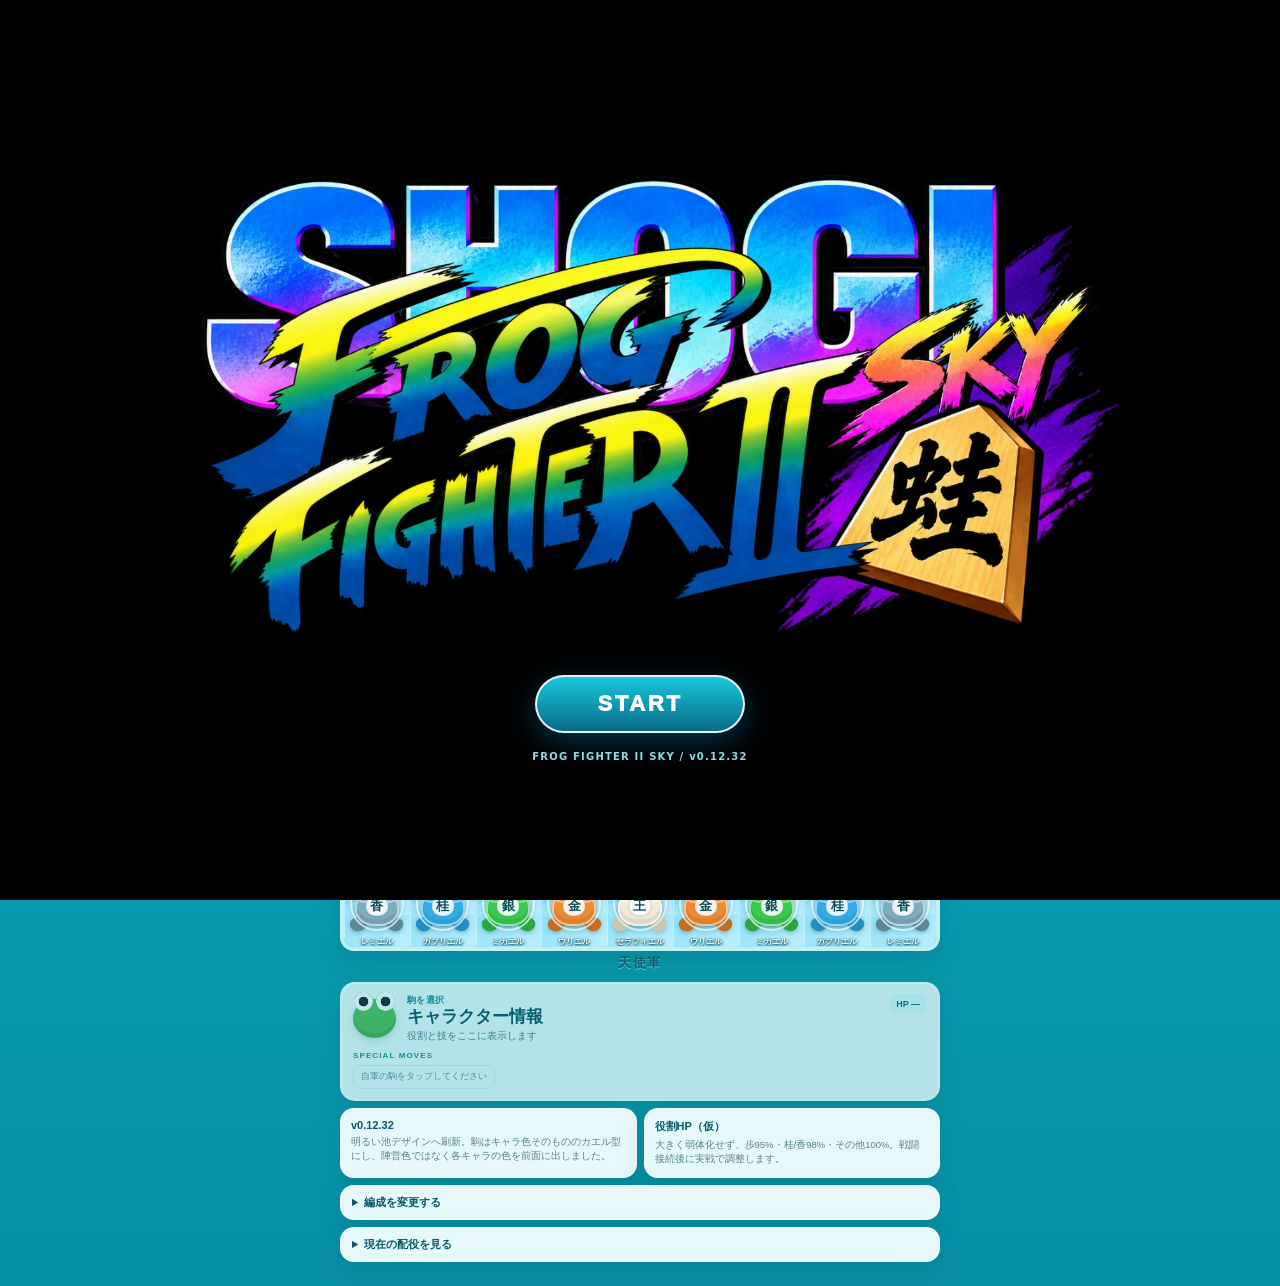
<file: index.html>
<!doctype html>
<html lang="ja">
<head>
  <meta charset="utf-8" />
  <meta name="viewport" content="width=device-width,initial-scale=1,viewport-fit=cover,user-scalable=no" />
  <meta name="theme-color" content="#0d6672" />
  <title>カエルしょうぎ 試作 v0.12.32</title>
  <link rel="stylesheet" href="style.css" />
</head>
<body>

  <div id="titleSplash" class="title-splash">
    <div class="title-splash-inner">
      <img src="frog-fighter-shogi-sky-title.png" alt="SHOGI FROG FIGHTER II SKY 蛙" class="title-logo">
      <button id="titleStart" class="title-start" type="button">START</button>
      <div class="title-version">FROG FIGHTER II SKY / v0.12.32</div>
    </div>
  </div>

  <div id="modeSelect" class="mode-select">
    <section class="mode-card">
      <div class="mode-kicker">FROG FIGHTER 2 / MIX</div>
      <h1>モード選択</h1>
      <p>遊ぶモードを選んでください。</p>

      <button id="modeShogi" class="mode-button shogi-mode" type="button">
        <strong>カエルしょうぎ</strong>
        <span>将棋盤＋格闘戦の本編</span>
      </button>
      <button id="modeSpecialRook" class="mode-button special-mode" type="button">
        <strong>特殊ステージ・飛車殲滅戦</strong>
        <span>7×7 / 9人対9人 / 全員飛車 / 戦闘HP100%</span>
      </button>
      <button id="modeSpecialRook5" class="mode-button special-mode" type="button">
        <strong>特殊ステージ・飛車5対5</strong>
        <span>5×5 / 好きな5人を選択 / 全員飛車 / 戦闘HP100%</span>
      </button>
      <button id="modeDemonGauntlet" class="mode-button special-mode" type="button">
        <strong>特殊ステージ・悪魔軍ガントレット</strong>
        <span>1列の縦長ステージ / 好きな1人 vs 悪魔軍全員 / 戦闘HP100%</span>
      </button>
<button id="modeSkyPractice" class="mode-button sky-mode" type="button">
        <strong>雲上バトル練習</strong>
        <span>翼で飛ぶ雲上戦をモブさん相手に練習</span>
      </button>
    </section>
  </div>

  <main class="app">
    <header class="topbar">
      <div>
        <div class="eyebrow">FROG FIGHTER 2 / MIX PROTOTYPE</div>
        <h1>カエルしょうぎ</h1>
      </div>
      <div class="topbar-actions"><button id="titleHomeBtn" class="ghost" type="button">タイトルへ戻る</button><button id="resetBtn" class="ghost" type="button">リセット</button></div>
    </header>

    <section class="status-card" aria-live="polite">
      <div id="turnBanner" class="turn-banner angel">
        <span class="turn-banner-side">YOUR TURN</span>
        <strong>天使軍のターン</strong>
      </div>
      <div class="turn-row">
        <span id="turnBadge" class="turn-badge angel">天使軍の手番</span>
        <span id="moveCount" class="move-count">0手</span>
      </div>
      <p id="statusText">天使軍がプレイヤーです。駒を動かすと、悪魔軍CPUが自動で指します。</p>
      <div class="legend">
        <span><i class="dot water"></i>すべての駒取り＝雲上バトル</span>
      </div>
    </section>

    <section class="board-wrap">
      <div class="army-label demon-label">悪魔軍</div>
      <div id="board" class="board" role="grid" aria-label="9×9 カエルしょうぎ盤"></div>
      <div class="army-label angel-label">天使軍</div>
    </section>

    <section id="selectedPanel" class="selected-panel empty" aria-live="polite">
      <div class="selected-head">
        <div id="selectedFrog" class="profile-frog" aria-hidden="true"></div>
        <div class="selected-title">
          <span id="selectedSide" class="selected-side">駒を選択</span>
          <strong id="selectedName">キャラクター情報</strong>
          <span id="selectedRole">役割と技をここに表示します</span>
        </div>
        <div id="selectedHp" class="hp-role">HP —</div>
      </div>
      <div>
        <div class="moves-label">SPECIAL MOVES</div>
        <div id="selectedMoves" class="move-list"><span class="move-chip muted">自軍の駒をタップしてください</span></div>
      </div>
    </section>

    <section class="info-grid">
      <div class="mini-card">
        <h2>v0.12.32</h2>
        <p>明るい池デザインへ刷新。駒はキャラ色そのもののカエル型にし、陣営色ではなく各キャラの色を前面に出しました。</p>
      </div>
      <div class="mini-card">
        <h2>役割HP（仮）</h2>
        <p>大きく弱体化せず、歩95%・桂/香98%・その他100%。戦闘接続後に実戦で調整します。</p>
      </div>
    </section>

    <details id="setupPanel" class="roster setup-panel">
      <summary>編成を変更する</summary>
      <p class="setup-note">歩9枚はモブさん固定です。天使軍はカワズさん、悪魔軍は覚醒コカビエルを成り交代専用にします。歩は敵陣で自動的に各軍の成り専用キャラ（と）へ変身します。</p>
      <div class="setup-actions"><button id="recommendedBtn" class="secondary" type="button">おすすめに戻す</button><button id="applyBtn" class="primary" type="button">この編成で盤面を開始</button></div>
      <p id="editorWarning" class="warning" hidden>同じ軍のキャラが重複しています。8種類の駒に8人を1人ずつ割り当ててください。</p>
      <div class="editor-columns"><div><h3>天使軍</h3><div id="angelEditor"></div></div><div><h3>悪魔軍</h3><div id="demonEditor"></div></div></div>
    </details>
    <details class="roster">
      <summary>現在の配役を見る</summary>
      <div class="roster-columns"><div><h3>天使軍</h3><p id="angelRoster"></p></div><div><h3>悪魔軍</h3><p id="demonRoster"></p></div></div>
    </details>
  </main>

  <div id="promotionModal" class="modal" hidden>
    <div class="modal-backdrop"></div>
    <section class="battle-card promotion-card" role="dialog" aria-modal="true" aria-labelledby="promotionTitle">
      <div class="terrain-pill lotus">成り</div>
      <h2 id="promotionTitle">成りますか？</h2>
      <p id="promotionText" class="battle-hint"></p>
      <div class="promotion-actions">
        <button id="promotionKeep" class="primary" type="button">成る・今のキャラのまま</button>
        <button id="promotionKawazu" class="kawazu-choice" type="button">成る・成り専用キャラに交代</button>
        <button id="promotionStay" class="ghost" type="button">成らない</button>
      </div>
      <p class="promotion-note">※ 香車が最奥段、桂馬が最奥2段へ進む場合は「成らない」を選べません。</p>
    </section>
  </div>

  <div id="encounterModal" class="modal" hidden>
    <div class="modal-backdrop"></div>
    <section class="battle-card encounter-card" role="dialog" aria-modal="true" aria-labelledby="encounterTitle">
      <div id="encounterTerrain" class="terrain-pill">戦闘</div>
      <h2 id="encounterTitle">対戦開始</h2>
      <div class="encounter-vs">
        <div class="encounter-side attack">
          <span class="encounter-label">攻撃</span>
          <strong id="encounterAttacker">-</strong>
          <small id="encounterAttackerRole">-</small>
        </div>
        <div class="encounter-arrow">▶</div>
        <div class="encounter-side defend">
          <span class="encounter-label">守備</span>
          <strong id="encounterDefender">-</strong>
          <small id="encounterDefenderRole">-</small>
        </div>
      </div>
      <p id="encounterRule" class="battle-hint">守備側は大きなハンデを背負って戦います。</p>
      <button id="encounterStart" class="primary wide" type="button">戦闘開始</button>
    </section>
  </div>

  <div id="battleModal" class="modal" hidden>
    <div class="modal-backdrop"></div>
    <section class="battle-card" role="dialog" aria-modal="true" aria-labelledby="battleTitle">
      <div id="terrainPill" class="terrain-pill">雲上バトル</div>
      <h2 id="battleTitle">戦闘発生</h2>
      <div class="versus">
        <div class="fighter attacker">
          <span class="side-label">攻撃側</span>
          <strong id="attackerName">-</strong>
          <small id="attackerHp">HP 100%</small>
        </div>
        <div class="vs">VS</div>
        <div class="fighter defender">
          <span class="side-label">防御側</span>
          <strong id="defenderName">-</strong>
          <small id="defenderHp">HP 33%</small>
        </div>
      </div>
      <p id="battleHint" class="battle-hint"></p>
      <div class="battle-actions">
        <button id="attackerWins" class="primary" type="button">攻撃側が勝利</button>
        <button id="defenderWins" class="secondary" type="button">防御側が耐える</button>
        <button id="cancelBattle" class="ghost wide" type="button">戦闘をキャンセル</button>
      </div>
    </section>
  </div>

  <div id="gauntletSelect" class="modal-backdrop" hidden>
    <section class="modal-card">
      <h2>悪魔軍ガントレット・キャラ選択</h2>
      <p>こちら側のキャラを1人選んでください。縦1列のステージで、悪魔軍全9人を相手にします。</p>
      <div id="gauntletAngelList" class="gauntlet-list"></div>
      <div class="modal-actions">
        <button id="gauntletCancel" class="secondary" type="button">戻る</button>
      </div>
    </section>
  </div>

  <div id="rook5Select" class="modal-backdrop" hidden>
    <section class="modal-card">
      <h2>飛車5対5・メンバー選択</h2>
      <p>天使軍と悪魔軍から5人ずつ選んでください。カワズさん／覚醒コカビエルさんも選択できます。</p>
      <div class="rook5-pickers">
        <fieldset><legend>天使軍 <span id="rook5AngelCount">0/5</span></legend>
          <div id="rook5AngelList" class="rook5-list"></div>
        </fieldset>
        <fieldset><legend>悪魔軍 <span id="rook5DemonCount">0/5</span></legend>
          <div id="rook5DemonList" class="rook5-list"></div>
        </fieldset>
      </div>
      <p id="rook5Warning">両軍5人ずつ選ぶと開始できます。</p>
      <div class="modal-actions">
        <button id="rook5Start" type="button" disabled>5対5を開始</button>
        <button id="rook5Cancel" class="secondary" type="button">戻る</button>
      </div>
    </section>
  </div>

  <div id="resultToast" class="result-toast" hidden aria-live="polite">
    <strong id="resultTitle">戦闘結果</strong>
    <span id="resultText"></span>
  </div>


  <script>
  (() => {
    const overlay = document.getElementById('modeSelect');
    const titleSplash=document.getElementById('titleSplash');
    const clearToTitle=()=>{
      ['pondModeSelected','pondBoardRule','pondShogiSnapshot','mixBattle','mixBattleResult'].forEach(k=>sessionStorage.removeItem(k));
      location.href='./index.html?title=1';
    };
    document.getElementById('titleHomeBtn').addEventListener('click',clearToTitle);
    document.getElementById('titleStart').addEventListener('click',()=>{
      // ?title=1 を残したまま特殊ステージで reload すると再びタイトルへ戻るため、ここでURLを正規化。
      history.replaceState(null,'',location.pathname);
      titleSplash.classList.add('hidden');
      overlay.classList.remove('hidden');
    });
    document.getElementById('modeShogi').addEventListener('click', () => {
      overlay.classList.add('hidden');
      sessionStorage.setItem('pondModeSelected','shogi');
      sessionStorage.setItem('pondBoardRule','normal');
    });
        document.getElementById('modeSpecialRook').addEventListener('click', () => {
      sessionStorage.removeItem('pondShogiSnapshot');
      sessionStorage.removeItem('mixBattleResult');
      sessionStorage.setItem('pondModeSelected','shogi');
      sessionStorage.setItem('pondBoardRule','rookElimination');
      location.reload();
    });
    const gauntletModal=document.getElementById('gauntletSelect');
    const gauntletAngels=['セラフィエル','ジィハル','ラファエル','ウリエル','ミカエル','ガブリエル','レミエル','モブさん','カワズさん'];
    const gauntletList=document.getElementById('gauntletAngelList');
    gauntletAngels.forEach(name=>{
      const b=document.createElement('button');b.type='button';b.className='gauntlet-choice';b.textContent=name;
      b.addEventListener('click',()=>{
        sessionStorage.removeItem('pondShogiSnapshot');sessionStorage.removeItem('mixBattleResult');
        sessionStorage.setItem('pondGauntletPlayer',name);
        sessionStorage.setItem('pondModeSelected','shogi');
        sessionStorage.setItem('pondBoardRule','demonGauntlet');
        location.reload();
      });
      gauntletList.appendChild(b);
    });
    document.getElementById('modeDemonGauntlet').addEventListener('click',()=>{gauntletModal.hidden=false;});
    document.getElementById('gauntletCancel').addEventListener('click',()=>{gauntletModal.hidden=true;});

    const rook5Modal=document.getElementById('rook5Select');
    const rook5Teams={
      angel:['セラフィエル','ジィハル','ラファエル','ウリエル','ミカエル','ガブリエル','レミエル','モブさん','カワズさん'],
      demon:['サタナエル','フラウロス','ベルゼブブ','サマエル','ルシファー','リリス','サリエル','コカビエル','覚醒コカビエル']
    };
    const rook5Chosen={angel:new Set(),demon:new Set()};
    function buildRook5(side){
      const host=document.getElementById(side==='angel'?'rook5AngelList':'rook5DemonList');
      host.innerHTML='';
      rook5Teams[side].forEach(name=>{
        const label=document.createElement('label');label.className='rook5-choice';
        const cb=document.createElement('input');cb.type='checkbox';cb.value=name;
        cb.addEventListener('change',()=>{
          const set=rook5Chosen[side];
          if(cb.checked){
            if(set.size>=5){cb.checked=false;return;}
            set.add(name);
          }else set.delete(name);
          updateRook5();
        });
        label.append(cb,document.createTextNode(name));host.appendChild(label);
      });
    }
    function updateRook5(){
      document.getElementById('rook5AngelCount').textContent=`${rook5Chosen.angel.size}/5`;
      document.getElementById('rook5DemonCount').textContent=`${rook5Chosen.demon.size}/5`;
      document.getElementById('rook5Start').disabled=!(rook5Chosen.angel.size===5&&rook5Chosen.demon.size===5);
    }
    buildRook5('angel');buildRook5('demon');updateRook5();
    document.getElementById('modeSpecialRook5').addEventListener('click',()=>{rook5Modal.hidden=false;});
    document.getElementById('rook5Cancel').addEventListener('click',()=>{rook5Modal.hidden=true;});
    document.getElementById('rook5Start').addEventListener('click',()=>{
      if(rook5Chosen.angel.size!==5||rook5Chosen.demon.size!==5)return;
      sessionStorage.removeItem('pondShogiSnapshot');sessionStorage.removeItem('mixBattleResult');
      sessionStorage.setItem('pondRook5Teams',JSON.stringify({angel:[...rook5Chosen.angel],demon:[...rook5Chosen.demon]}));
      sessionStorage.setItem('pondModeSelected','shogi');
      sessionStorage.setItem('pondBoardRule','rookElimination5');
      location.reload();
    });
    document.getElementById('modeSkyPractice').addEventListener('click', () => {
      location.href = './training.html';
    });

    // 戦闘から将棋盤へ戻ってきた時は毎回モード選択を出さない
    const snap = sessionStorage.getItem('pondShogiSnapshot');
    const result = sessionStorage.getItem('mixBattleResult');
    const forceTitle=new URLSearchParams(location.search).has('title');
    if (!forceTitle && (snap || result || sessionStorage.getItem('pondModeSelected') === 'shogi')) {
      titleSplash.classList.add('hidden');
      overlay.classList.add('hidden');
    }
  })();
  </script>

  <script src="game.js?v=0.12.29"></script>
</body>
</html>
</file>
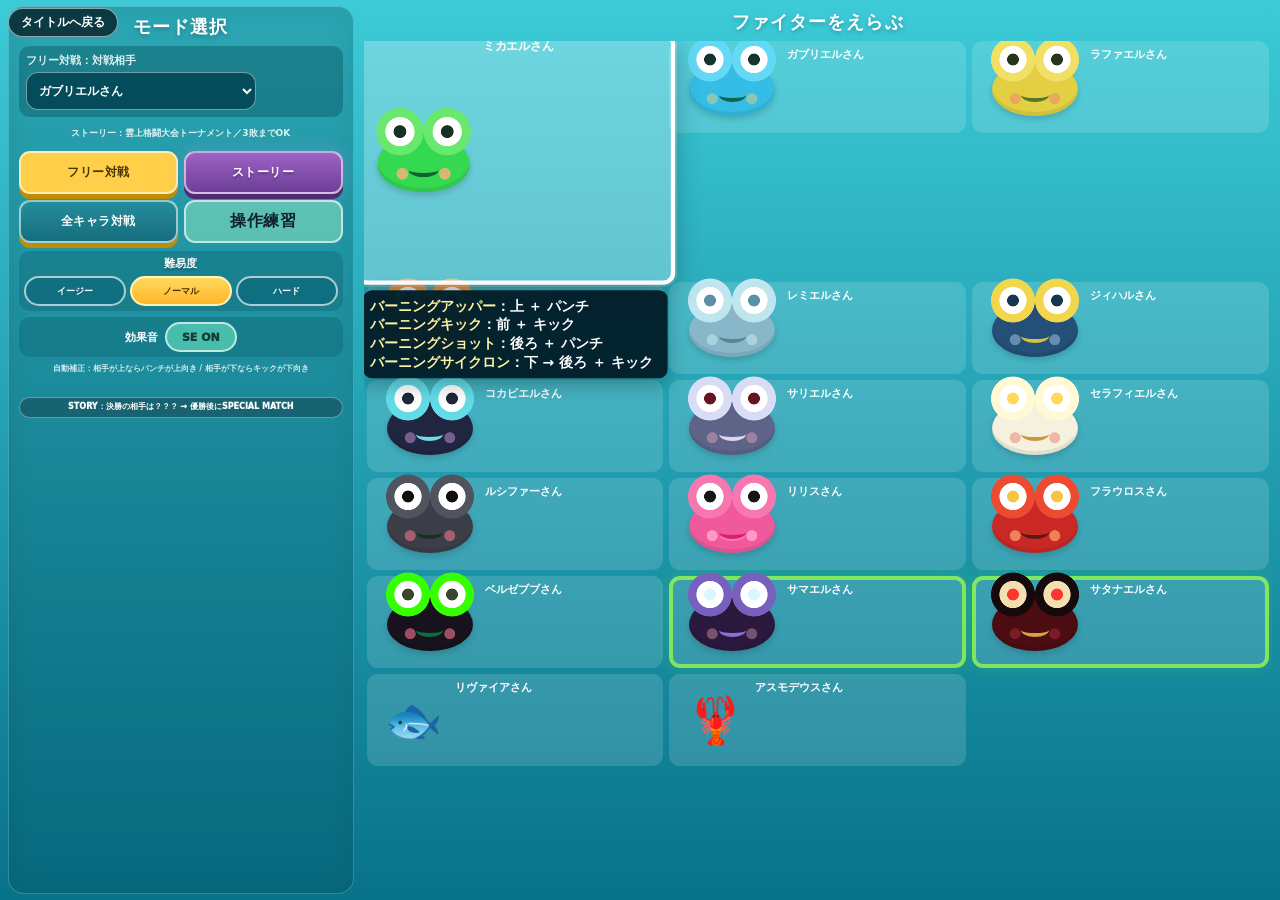
<file: sky-battle.html>
<!doctype html>
<html lang="ja">
<head>
  <meta charset="utf-8" />
  <meta name="viewport" content="width=device-width,initial-scale=1,maximum-scale=1,user-scalable=no,viewport-fit=cover" />
  <meta name="theme-color" content="#0b6f7a" />
  <title>雲上格闘2 Prototype v2.0.18</title>
  
<script>
(function(){
  const q=new URLSearchParams(location.search);
  if(q.get('mix')==='1' && q.get('battle')==='1'){
    document.documentElement.classList.add('mix-battle-boot');
  }
})();
</script>
<style>
html.mix-battle-boot body{visibility:hidden!important}
html.mix-battle-boot #titleScreen,
html.mix-battle-boot #selectScreen,
html.mix-battle-boot #portraitOverlay{display:none!important}
</style>

  <link rel="stylesheet" href="sky-battle.css?v=0.12.11" />
</head>
<body>
  <div id="app">
    <section id="titleScreen" class="screen active">
      <div class="bubble b1"></div><div class="bubble b2"></div><div class="bubble b3"></div>
      <div class="title-logo-image-wrap">
</div>
      <p class="frog-logo-sub">UNDERWATER FIGHTING</p>
      <p class="rotate-note">スマホを横持ちしてください</p>
      <div class="build-marker">BUILD 1.9.4</div>
      <div class="start-version">WATER FIGHTER 2　PROTOTYPE v2.0.18</div>
      <div class="title-start-actions">
        <button id="portraitStart" class="soft-btn portrait-start-btn">縦画面のまま始める</button>
        <button id="desktopStart" class="soft-btn">PCで試す</button>
      </div>
      <p class="portrait-start-note">横画面にできない端末はこちら</p>
    </section>

    <section id="selectScreen" class="screen split-select-screen">
  <aside class="select-left-panel">
    <div class="select-left-title">モード選択</div>

    <div class="opponent-pick">
      <label for="opponentSelect">フリー対戦：対戦相手</label>
      <select id="opponentSelect">
            <option value="blue">ガブリエルさん</option>
            <option value="green">ミカエルさん</option>
            <option value="black">ルシファーさん</option>
            <option value="purple">リリスさん</option>
            <option value="yellow">ラファエルさん</option>
            <option value="orange">ウリエルさん</option>
            <option value="piranha">リヴァイアさん</option>
            <option value="crayfish">アスモデウスさん</option>
            <option id="beelzebubOpponent" value="beelzebub">ベルゼブブさん</option>
            <option value="sariel">サリエルさん</option>
            <option value="kokabiel">コカビエルさん</option>
            <option value="jihal">ジィハルさん</option>
            <option value="remiel">レミエルさん</option>
            <option value="seraphiel">セラフィエルさん</option>
            <option value="flauros">フラウロスさん</option>
            <option value="satanael">サタナエルさん</option>
            <option value="samael">サマエルさん</option>
          </select>
    </div>

    <div class="story-rule">ストーリー：雲上格闘大会トーナメント／3敗までOK</div>

    <div class="mode-menu">
      <button id="fightButton" class="primary-btn">フリー対戦</button>
      <button id="storyButton" class="primary-btn story-btn">ストーリー</button>
      <button id="allBattleButton" class="primary-btn all-battle-btn">全キャラ対戦</button>
      <div class="practice-entry-wrap">
        <button id="practiceBtn" class="practice-btn">操作練習</button>
        <span class="practice-beginner-badge">← 初めての方はココ</span>
      </div>
    </div>

    <div class="left-settings">
      <div class="difficulty-panel">
        <span class="difficulty-label">難易度</span>
        <div class="difficulty-buttons">
          <button type="button" class="difficulty-btn" data-difficulty="easy">イージー</button>
          <button type="button" class="difficulty-btn selected" data-difficulty="normal">ノーマル</button>
          <button type="button" class="difficulty-btn" data-difficulty="hard">ハード</button>
        </div>
      </div>

      <div class="sound-panel">
        <span>効果音</span>
        <button id="soundToggle" type="button" class="sound-toggle">SE ON</button>
      </div>
    </div>

    <p class="auto-attack-note">自動補正：相手が上ならパンチが上向き / 相手が下ならキックが下向き</p>
    <div id="bossTeaser" class="boss-teaser" hidden>STORY：決勝の相手は？？？ → 優勝後にSPECIAL MATCH</div>
  </aside>

  <main class="select-right-panel">
    <div class="roster-title">ファイターをえらぶ</div>
    <div class="fighter-scroll-area">
      <div class="fighter-grid">
        <button class="fighter-card selected" data-fighter="green">
          <span class="fighter-emoji" style="--frog-body:#35d851;--frog-eye-bump:#69e86e;--frog-iris:#173126;--frog-mouth:#146030;--frog-cheek:#d7b774;position:absolute;left:18px;top:50%;transform:translateY(-50%);--frog-eye-area:#ffffff;">🐸</span>
          <strong>ミカエルさん</strong>
        
          <span class="special-hint move-names">バーニングアッパー / バーニングキック / バーニングサイクロン</span>
        </button>
        <button class="fighter-card" data-fighter="blue">
          <span class="fighter-emoji blue-frog" style="--frog-body:#35bde6;--frog-eye-bump:#63d9f5;--frog-iris:#15362f;--frog-mouth:#0d6547;--frog-cheek:#89c6b4;position:absolute;left:18px;top:50%;transform:translateY(-50%);--frog-eye-area:#ffffff;">🐸</span>
          <strong>ガブリエルさん</strong>
        
          <span class="special-hint move-names">アクアトルネード / アクアストリーム / アクアボルテックス</span>
        </button>
        <button class="fighter-card" data-fighter="yellow">
          <span class="fighter-emoji yellow-frog" style="--frog-body:#e3cf42;--frog-eye-bump:#f2df66;--frog-iris:#26351c;--frog-mouth:#557528;--frog-cheek:#e9a761;position:absolute;left:18px;top:50%;transform:translateY(-50%);--frog-eye-area:#ffffff;">🐸</span>
          <strong>ラファエルさん</strong>
        
          <span class="special-hint move-names">水圧カッター / エア（水圧）ブレード / 高速バブル上下移動 / エアギロチン</span>
        </button>
        <button class="fighter-card" data-fighter="orange">
          <span class="fighter-emoji orange-frog" style="--frog-body:#ef8c36;--frog-eye-bump:#f6a24e;--frog-iris:#26321d;--frog-mouth:#6b4f1c;--frog-cheek:#f1bc65;position:absolute;left:18px;top:50%;transform:translateY(-50%);--frog-eye-area:#ffffff;">🐸</span>
          <strong>ウリエルさん</strong>
        
          <span class="special-hint move-names">ホワイトカウンター / ガーディアンタックル / ホワイトリーチ</span>
        </button>
        <button class="fighter-card" data-fighter="remiel">
          <span class="fighter-emoji" style="--frog-body:#87b7c9;--frog-eye-bump:#bfe6ee;--frog-iris:#5d8fa8;--frog-mouth:#5f8294;--frog-cheek:#a8d2dc;position:absolute;left:18px;top:50%;transform:translateY(-50%);--frog-eye-area:#ffffff;">🐸</span>
          <strong>レミエルさん</strong>
          <span class="special-hint move-names">ミラージュ / アクアパリィ / フロストショット</span>
        </button>
        <button class="fighter-card" data-fighter="jihal">
          <span class="fighter-emoji" style="--frog-body:#244f78;--frog-eye-bump:#f1d64e;--frog-iris:#17364f;--frog-mouth:#d8bf42;--frog-cheek:#668caf;position:absolute;left:18px;top:50%;transform:translateY(-50%);--frog-eye-area:#fff;">🐸</span>
          <strong>ジィハルさん</strong>
          <span class="special-hint move-names">雷 / 高速移動 / ボルトショット</span>
        </button>
        <button class="fighter-card" data-fighter="kokabiel">
          <span class="fighter-emoji" style="--frog-body:#20263f;--frog-eye-bump:#63dbe7;--frog-iris:#202738;--frog-mouth:#72dbe4;--frog-cheek:#765f8f;position:absolute;left:18px;top:50%;transform:translateY(-50%);--frog-eye-area:#ffffff;">🐸</span>
          <strong>コカビエルさん</strong>
          <span class="special-hint move-names">重力 / 引き寄せ / メテオレイン</span>
        </button>
        <button class="fighter-card" data-fighter="sariel">
          <span class="fighter-emoji" style="--frog-body:#5d6488;--frog-eye-bump:#d8ddf5;--frog-iris:#65151f;--frog-mouth:#ddd8f1;--frog-cheek:#9e819e;position:absolute;left:18px;top:50%;transform:translateY(-50%);--frog-eye-area:#fff;">🐸</span>
          <strong>サリエルさん</strong>
          <span class="special-hint move-names">月 / 邪眼 / ブラッドムーン</span>
        </button>
        <button class="fighter-card" data-fighter="black">
          <span class="fighter-emoji black-frog" style="--frog-body:#3b3e47;--frog-eye-bump:#50545f;--frog-iris:#101010;--frog-mouth:#183024;--frog-cheek:#a75e70;position:absolute;left:18px;top:50%;transform:translateY(-50%);--frog-eye-area:#ffffff;">🐸</span>
          <strong>ルシファーさん</strong>
        
          <span class="special-hint move-names">ヘルクラッシュ / アビスチャージ</span>
        </button>
        <button class="fighter-card" data-fighter="purple">
          <span class="fighter-emoji purple-frog" style="--frog-body:#9850c8;--frog-eye-bump:#ad65dc;--frog-iris:#14312b;--frog-mouth:#275a37;--frog-cheek:#db64ad;position:absolute;left:18px;top:50%;transform:translateY(-50%);--frog-eye-area:#ffffff;">🐸</span>
          <strong>リリスさん</strong>
        
          <span class="special-hint move-names">舌ラッシュ / バブルショット / バックスピンキック / ドロップキック</span>
        </button>
        <button class="fighter-card" data-fighter="flauros">
          <span class="fighter-emoji" style="--frog-body:#c92825;--frog-eye-bump:#ed4a32;--frog-iris:#f4c542;--frog-mouth:#591b18;--frog-cheek:#f08055;position:absolute;left:18px;top:50%;transform:translateY(-50%);--frog-eye-area:#ffffff;">🐸</span>
          <strong>フラウロスさん</strong>
          <span class="special-hint move-names">ヘルフレイム / フレイムクロー / レオパードラッシュ / インフェルノクロー</span>
        </button>
        <button class="fighter-card" data-fighter="beelzebub" id="beelzebubCard">
          <span class="fighter-emoji beelzebub-frog" style="--frog-body:#17121d;--frog-eye-bump:#35ff00;--frog-iris:#38452f;--frog-mouth:#08733d;--frog-cheek:#9d4d64;position:absolute;left:18px;top:50%;transform:translateY(-50%);--frog-eye-area:#ffffff;">🐸</span>
          <strong>ベルゼブブさん</strong>
          <span class="special-hint move-names">ヴェノム・ウォーター / アビスショック / ベノムショット</span>
        </button>
        <button class="fighter-card boss-card" data-fighter="samael">
          <span class="fighter-emoji boss-frog" style="--frog-body:#2b193d;--frog-eye-bump:#7760be;--frog-iris:#d9f7ff;--frog-mouth:#8c70d8;--frog-cheek:#75526f;position:absolute;left:18px;top:50%;transform:translateY(-50%);--frog-eye-area:#ffffff;">🐸</span>
          <strong>サマエルさん</strong>
          <span class="special-hint move-names">ポイズンゲート / ヴェノムタン</span>
        </button>
        <button class="fighter-card boss-card" data-fighter="satanael">
          <span class="fighter-emoji boss-frog" style="--frog-body:#4b0c12;--frog-eye-bump:#16090c;--frog-iris:#ff352e;--frog-mouth:#d7a33e;--frog-cheek:#7b1b25;position:absolute;left:18px;top:50%;transform:translateY(-50%);--frog-eye-area:#f4dfb1;">🐸</span>
          <strong>サタナエルさん</strong>
          <span class="special-hint move-names">ディザスターフレア / ダークレイ / ダークプレッシャー / インフェルノウェーブ</span>
        </button>
        <button class="fighter-card" data-fighter="seraphiel">
          <span class="fighter-emoji" style="--frog-body:#f5f1df;--frog-eye-bump:#fff9d5;--frog-iris:#ffd85c;--frog-mouth:#c9973e;--frog-cheek:#f0b6a8;position:absolute;left:18px;top:50%;transform:translateY(-50%);--frog-eye-area:#ffffff;">🐸</span>
          <strong>セラフィエルさん</strong>
          <span class="special-hint move-names">セラフィックアッパー / セラフィックレイ</span>
        </button>
        <button class="fighter-card" data-fighter="piranha">
          <span class="fighter-emoji creature-emoji">🐟</span>
          <strong>リヴァイアさん</strong>
        
          <span class="special-hint move-names">高速突進噛みつき / 急降下背びれ / 急降下テール</span>
        </button>
        <button class="fighter-card" data-fighter="crayfish">
          <span class="fighter-emoji creature-emoji">🦞</span>
          <strong>アスモデウスさん</strong>
        
          <span class="special-hint move-names">クローラッシュ / ボトムスマッシュ / クロー・カウンター</span>
        </button>
      </div>
    </div>
  </main>
</section>

    <section id="gameScreen" class="screen game-screen">
      <canvas id="gameCanvas"></canvas>
      <div id="storyNarrative" class="story-narrative" hidden>
        <div class="story-narrative-box">
          <div id="storyNarrativeText" class="story-narrative-text"></div>
          <button id="storyNarrativeNext" class="primary-btn">次へ</button>
        </div>
      </div>
      <div id="practiceHelp" class="practice-help" hidden>
        <div class="practice-help-common">
          舌ボタンで掴み中に、もう一度舌ボタンで舌投げ
          <div class="practice-help-note">※相手も舌を絡めてきたら投げられない</div>
        </div>
        <div id="practiceSpecialTitle" class="practice-help-title"></div>
        <div id="practiceSpecialMoves" class="practice-help-moves"></div>
      </div>

      <div id="leafMiniHud" class="leaf-mini-hud" hidden>
        <strong>LEAF BREAK</strong>
        <span>残り <b id="leafMiniTime">60.0</b> 秒</span>
        <span>スコア <b id="leafMiniScore">0</b></span>
      </div>
      <div id="guardMiniHud" class="leaf-mini-hud" hidden>
        <strong>JUST GUARD</strong>
        <span>残り <b id="guardMiniTime">60.0</b> 秒</span>
        <span>成功 <b id="guardMiniScore">0</b></span>
        <span>ミス <b id="guardMiniMiss">0</b></span>
      </div>
      <div id="raceMiniHud" class="leaf-mini-hud" hidden>
        <strong>WATER RACE</strong>
        <span>TIME <b id="raceMiniTime">0.00</b></span>
        <span>BEST <b id="raceMiniBest">--</b></span>
      </div>
      <div id="basketMiniHud" class="leaf-mini-hud" hidden>
        <strong>WATER BASKET 1on1</strong>
        <span>YOU <b id="basketPlayerScore">0</b></span>
        <span>CPU <b id="basketEnemyScore">0</b></span>
        <span>残り <b id="basketTime">60.0</b></span>
      </div>
      <div id="hud">
        <div class="hp-wrap left">
          <span>PLAYER</span>
          <div class="hp"><i id="playerHp"></i></div>
        </div>
        <div id="comboText"></div>
        <div id="storyHud" class="story-hud" hidden></div>
        <div class="hp-wrap right">
          <span>RIVAL</span>
          <div class="hp"><i id="enemyHp"></i></div>
        </div>
      </div>

      <button id="pauseButton" class="pause-button" type="button">ポーズ</button>

      <div id="pauseOverlay" class="pause-overlay" hidden>
        <div class="pause-panel">
          <div class="pause-title">PAUSE</div>
          <div id="pauseFighterName" class="pause-fighter-name"></div>
          <div class="pause-move-heading">技表</div>
          <div id="pauseMoveList" class="pause-move-list"></div>
          <div class="pause-common-note">
            共通操作：ガードで飛び道具を反射 ／ 舌で掴み、掴み中にもう一度舌で投げ
          </div>
          <button id="resumeButton" class="primary-btn pause-resume" type="button">戦闘に戻る</button>
        </div>
      </div>

      <div id="controls">
        <div id="stickZone" class="stick-zone">
          <div id="stickBase" class="stick-base">
            <div id="stickKnob" class="stick-knob"></div>
          </div>
        </div>
        <div class="buttons">
          <button class="action punch" data-action="punch">パンチ</button>
          <button class="action kick" data-action="kick">キック</button>
          <button class="action tongue" data-action="tongue">舌</button>
          <button class="action guard" data-action="guard">ガード</button>
        </div>
      </div>

      <button id="practiceExitButton" class="practice-exit-btn" hidden>練習終了</button>
      <button id="restartButton" class="restart-btn" hidden>もう一度</button>
      <button id="titleReturnButton" class="restart-btn title-return-btn" hidden>選択画面に戻る</button>
    </section>

    <div id="portraitOverlay">
      <div class="portrait-logo-image-wrap">
</div>
      <div class="portrait-logo-sub">UNDERWATER FIGHTING</div>
      <strong>スマホを横持ちすると自動で始まります</strong>
      <button id="portraitOverlayStart" class="soft-btn portrait-overlay-start">縦画面のまま始める</button>
      <small class="portrait-overlay-note">横画面にできない端末はこちら</small>
      <span class="portrait-version">WATER FIGHTER 2　v2.0.18</span>
    </div>
  </div>
  <script src="sky-battle.js?v=0.12.28"></script>
<a id="mixMapReturn" href="index.html?title=1" aria-label="タイトルへ戻る">タイトルへ戻る</a>
<script>
(() => {
  const a=document.getElementById('mixMapReturn');
  if(a)a.addEventListener('click',()=>{['pondModeSelected','pondBoardRule','pondShogiSnapshot','mixBattle','mixBattleResult'].forEach(k=>sessionStorage.removeItem(k));});
})();
</script>
</body>
</html>
</file>
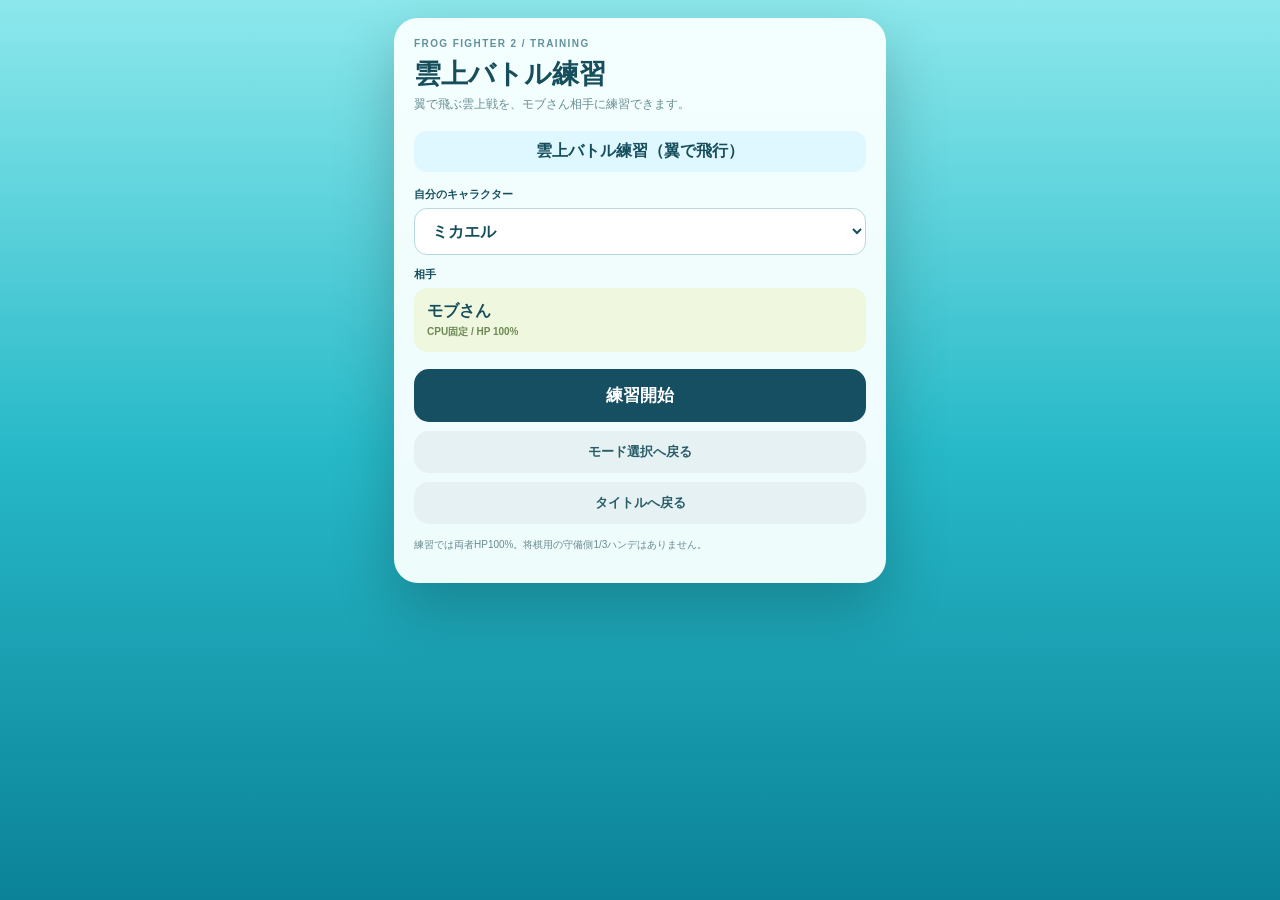
<file: training.html>
<!doctype html>
<html lang="ja">
<head>
  <meta charset="utf-8">
  <meta name="viewport" content="width=device-width,initial-scale=1,viewport-fit=cover,user-scalable=no">
  <title>雲上バトル練習 - カエルしょうぎ</title>
  <style>
    *{box-sizing:border-box}
    html,body{margin:0;min-height:100%;font-family:-apple-system,BlinkMacSystemFont,"Hiragino Sans","Yu Gothic",Meiryo,sans-serif;background:linear-gradient(180deg,#8ce8ec,#27b9c8 50%,#0b8297);color:#174e5c}
    body{min-height:100svh;display:flex;justify-content:center}
    .practice{width:min(100%,520px);padding:calc(18px + env(safe-area-inset-top)) 14px calc(22px + env(safe-area-inset-bottom))}
    .card{background:rgba(248,255,255,.96);border-radius:24px;padding:20px;box-shadow:0 24px 60px rgba(0,0,0,.22)}
    .kicker{font-size:10px;font-weight:900;letter-spacing:.14em;color:#63919a}
    h1{margin:7px 0 4px;font-size:27px}
    .sub{margin:0 0 18px;font-size:12px;color:#688d94}
    .mode{padding:10px 12px;border-radius:13px;background:#dff8ff;margin-bottom:15px;font-weight:900;text-align:center}
    label{display:block;font-size:11px;font-weight:900;margin:12px 0 6px}
    select{width:100%;border:1px solid #b7d9de;border-radius:13px;padding:13px;background:#fff;color:#174e5c;font-size:16px;font-weight:800}
    .enemy{padding:13px;border-radius:13px;background:#eff7df;font-weight:900}
    .enemy small{display:block;font-size:10px;color:#6d8a55;margin-top:3px}
    .start{width:100%;border:0;border-radius:15px;padding:15px;margin-top:17px;background:#164f61;color:#fff;font-size:17px;font-weight:1000}
    .back{width:100%;border:0;border-radius:15px;padding:12px;margin-top:9px;background:#e6f1f3;color:#285d68;font-weight:900}
    .hint{font-size:10px;line-height:1.6;color:#6a8b92;margin-top:13px}
  </style>
</head>
<body>
  <main class="practice">
    <section class="card">
      <div class="kicker">FROG FIGHTER 2 / TRAINING</div>
      <h1>雲上バトル練習</h1>
      <p class="sub">翼で飛ぶ雲上戦を、モブさん相手に練習できます。</p>

      <div id="modeLabel" class="mode">雲上バトル練習（翼で飛行）</div>

      <label for="fighterSelect">自分のキャラクター</label>
      <select id="fighterSelect">
        <option value="ミカエル">ミカエル</option>
<option value="ガブリエル">ガブリエル</option>
<option value="ラファエル">ラファエル</option>
<option value="ウリエル">ウリエル</option>
<option value="レミエル">レミエル</option>
<option value="ジィハル">ジィハル</option>
<option value="セラフィエル">セラフィエル</option>
<option value="カワズさん">カワズさん</option>
<option value="ルシファー">ルシファー</option>
<option value="リリス">リリス</option>
<option value="ベルゼブブ">ベルゼブブ</option>
<option value="サリエル">サリエル</option>
<option value="コカビエル">コカビエル</option>
<option value="フラウロス">フラウロス</option>
<option value="サマエル">サマエル</option>
<option value="サタナエル">サタナエル</option>
<option value="覚醒コカビエル">覚醒コカビエル</option>
      </select>

      <label>相手</label>
      <div class="enemy">
        モブさん
        <small>CPU固定 / HP 100%</small>
      </div>

      <button id="startPractice" class="start" type="button">練習開始</button>
      <button id="backHome" class="back" type="button">モード選択へ戻る</button>
      <button id="backTitle" class="back" type="button">タイトルへ戻る</button>

      <p class="hint">練習では両者HP100%。将棋用の守備側1/3ハンデはありません。</p>
    </section>
  </main>

<script>
(() => {
  const params = new URLSearchParams(location.search);
  const mode = 'sky';
  const modeLabel = document.getElementById('modeLabel');
  modeLabel.textContent = '雲上バトル練習（翼で飛行）';

  const select = document.getElementById('fighterSelect');
  const saved = localStorage.getItem('pondPracticeFighter');
  if (saved && [...select.options].some(o => o.value === saved)) select.value = saved;

  document.getElementById('startPractice').addEventListener('click', () => {
    const fighter = select.value;
    localStorage.setItem('pondPracticeFighter', fighter);
    const demonNames=new Set(['ルシファー','リリス','ベルゼブブ','サリエル','コカビエル','フラウロス','サマエル','サタナエル','覚醒コカビエル']);
    const fighterSide=demonNames.has(fighter)?'demon':'angel';
    const context = {
      source:'pond-training-v0.12.32',
      practice:true,
      attacker:fighter,
      defender:'モブさん',
      attackerType:fighter,
      defenderType:'モブさん',
      attackerSide:fighterSide,
      defenderSide:fighterSide==='angel'?'demon':'angel',
      attackerHp:100,
      defenderHp:100,
      playerRole:'attacker',
      terrain:'sky',
      returnUrl:'./training.html?fromBattle=1'
    };
    sessionStorage.setItem('mixBattle', JSON.stringify(context));
    sessionStorage.removeItem('mixBattleResult');
    const page = './sky-battle.html';
    location.href = `${page}?mix=1&battle=1&practice=1`;
  });

  document.getElementById('backTitle').addEventListener('click',()=>{
    ['pondModeSelected','pondBoardRule','pondShogiSnapshot','mixBattle','mixBattleResult'].forEach(k=>sessionStorage.removeItem(k));
    location.href='./index.html?title=1';
  });

  document.getElementById('backHome').addEventListener('click', () => {
    sessionStorage.removeItem('pondModeSelected');
    location.href = './index.html';
  });
})();
</script>
</body>
</html>
</file>
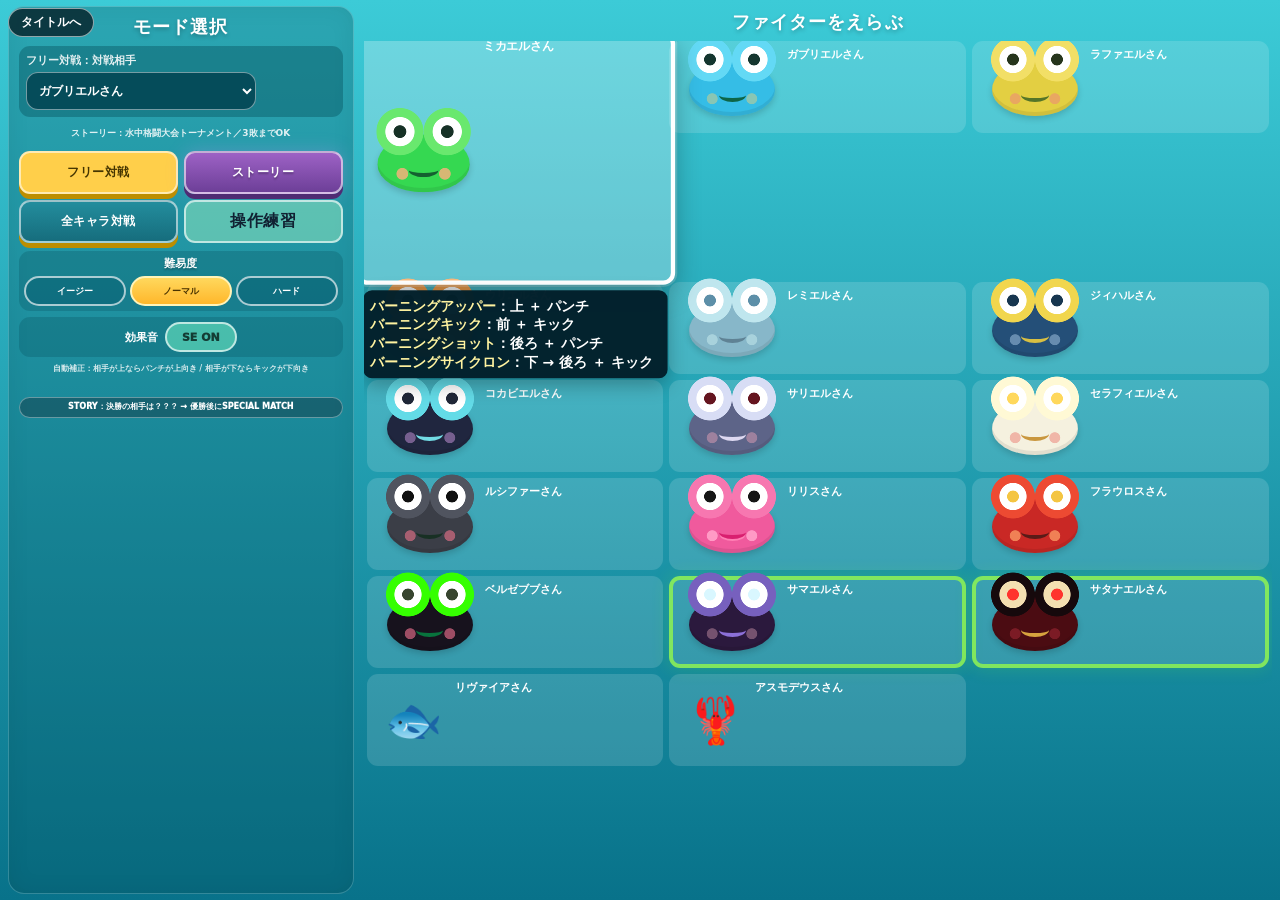
<file: water-battle.html>
<!doctype html>
<html lang="ja">
<head>
  <meta charset="utf-8" />
  <meta name="viewport" content="width=device-width,initial-scale=1,maximum-scale=1,user-scalable=no,viewport-fit=cover" />
  <meta name="theme-color" content="#0b6f7a" />
  <title>水中格闘2 Prototype v2.0.18</title>
  
<script>
(function(){
  const q=new URLSearchParams(location.search);
  if(q.get('mix')==='1' && q.get('battle')==='1'){
    document.documentElement.classList.add('mix-battle-boot');
  }
})();
</script>
<style>
html.mix-battle-boot body{visibility:hidden!important}
html.mix-battle-boot #titleScreen,
html.mix-battle-boot #selectScreen,
html.mix-battle-boot #portraitOverlay{display:none!important}
</style>

  <link rel="stylesheet" href="water-battle.css?v=0.6.1" />
</head>
<body>
  <div id="app">
    <section id="titleScreen" class="screen active">
      <div class="bubble b1"></div><div class="bubble b2"></div><div class="bubble b3"></div>
      <div class="title-logo-image-wrap">
</div>
      <p class="frog-logo-sub">UNDERWATER FIGHTING</p>
      <p class="rotate-note">スマホを横持ちしてください</p>
      <div class="build-marker">BUILD 1.9.4</div>
      <div class="start-version">WATER FIGHTER 2　PROTOTYPE v2.0.18</div>
      <div class="title-start-actions">
        <button id="portraitStart" class="soft-btn portrait-start-btn">縦画面のまま始める</button>
        <button id="desktopStart" class="soft-btn">PCで試す</button>
      </div>
      <p class="portrait-start-note">横画面にできない端末はこちら</p>
    </section>

    <section id="selectScreen" class="screen split-select-screen">
  <aside class="select-left-panel">
    <div class="select-left-title">モード選択</div>

    <div class="opponent-pick">
      <label for="opponentSelect">フリー対戦：対戦相手</label>
      <select id="opponentSelect">
            <option value="blue">ガブリエルさん</option>
            <option value="green">ミカエルさん</option>
            <option value="black">ルシファーさん</option>
            <option value="purple">リリスさん</option>
            <option value="yellow">ラファエルさん</option>
            <option value="orange">ウリエルさん</option>
            <option value="piranha">リヴァイアさん</option>
            <option value="crayfish">アスモデウスさん</option>
            <option id="beelzebubOpponent" value="beelzebub">ベルゼブブさん</option>
            <option value="sariel">サリエルさん</option>
            <option value="kokabiel">コカビエルさん</option>
            <option value="jihal">ジィハルさん</option>
            <option value="remiel">レミエルさん</option>
            <option value="seraphiel">セラフィエルさん</option>
            <option value="flauros">フラウロスさん</option>
            <option value="satanael">サタナエルさん</option>
            <option value="samael">サマエルさん</option>
          </select>
    </div>

    <div class="story-rule">ストーリー：水中格闘大会トーナメント／3敗までOK</div>

    <div class="mode-menu">
      <button id="fightButton" class="primary-btn">フリー対戦</button>
      <button id="storyButton" class="primary-btn story-btn">ストーリー</button>
      <button id="allBattleButton" class="primary-btn all-battle-btn">全キャラ対戦</button>
      <div class="practice-entry-wrap">
        <button id="practiceBtn" class="practice-btn">操作練習</button>
        <span class="practice-beginner-badge">← 初めての方はココ</span>
      </div>
    </div>

    <div class="left-settings">
      <div class="difficulty-panel">
        <span class="difficulty-label">難易度</span>
        <div class="difficulty-buttons">
          <button type="button" class="difficulty-btn" data-difficulty="easy">イージー</button>
          <button type="button" class="difficulty-btn selected" data-difficulty="normal">ノーマル</button>
          <button type="button" class="difficulty-btn" data-difficulty="hard">ハード</button>
        </div>
      </div>

      <div class="sound-panel">
        <span>効果音</span>
        <button id="soundToggle" type="button" class="sound-toggle">SE ON</button>
      </div>
    </div>

    <p class="auto-attack-note">自動補正：相手が上ならパンチが上向き / 相手が下ならキックが下向き</p>
    <div id="bossTeaser" class="boss-teaser" hidden>STORY：決勝の相手は？？？ → 優勝後にSPECIAL MATCH</div>
  </aside>

  <main class="select-right-panel">
    <div class="roster-title">ファイターをえらぶ</div>
    <div class="fighter-scroll-area">
      <div class="fighter-grid">
        <button class="fighter-card selected" data-fighter="green">
          <span class="fighter-emoji" style="--frog-body:#35d851;--frog-eye-bump:#69e86e;--frog-iris:#173126;--frog-mouth:#146030;--frog-cheek:#d7b774;position:absolute;left:18px;top:50%;transform:translateY(-50%);--frog-eye-area:#ffffff;">🐸</span>
          <strong>ミカエルさん</strong>
        
          <span class="special-hint move-names">バーニングアッパー / バーニングキック / バーニングサイクロン</span>
        </button>
        <button class="fighter-card" data-fighter="blue">
          <span class="fighter-emoji blue-frog" style="--frog-body:#35bde6;--frog-eye-bump:#63d9f5;--frog-iris:#15362f;--frog-mouth:#0d6547;--frog-cheek:#89c6b4;position:absolute;left:18px;top:50%;transform:translateY(-50%);--frog-eye-area:#ffffff;">🐸</span>
          <strong>ガブリエルさん</strong>
        
          <span class="special-hint move-names">アクアトルネード / アクアストリーム / アクアボルテックス</span>
        </button>
        <button class="fighter-card" data-fighter="yellow">
          <span class="fighter-emoji yellow-frog" style="--frog-body:#e3cf42;--frog-eye-bump:#f2df66;--frog-iris:#26351c;--frog-mouth:#557528;--frog-cheek:#e9a761;position:absolute;left:18px;top:50%;transform:translateY(-50%);--frog-eye-area:#ffffff;">🐸</span>
          <strong>ラファエルさん</strong>
        
          <span class="special-hint move-names">水圧カッター / エア（水圧）ブレード / 高速バブル上下移動 / エアギロチン</span>
        </button>
        <button class="fighter-card" data-fighter="orange">
          <span class="fighter-emoji orange-frog" style="--frog-body:#ef8c36;--frog-eye-bump:#f6a24e;--frog-iris:#26321d;--frog-mouth:#6b4f1c;--frog-cheek:#f1bc65;position:absolute;left:18px;top:50%;transform:translateY(-50%);--frog-eye-area:#ffffff;">🐸</span>
          <strong>ウリエルさん</strong>
        
          <span class="special-hint move-names">ホワイトカウンター / ガーディアンタックル / ホワイトリーチ</span>
        </button>
        <button class="fighter-card" data-fighter="remiel">
          <span class="fighter-emoji" style="--frog-body:#87b7c9;--frog-eye-bump:#bfe6ee;--frog-iris:#5d8fa8;--frog-mouth:#5f8294;--frog-cheek:#a8d2dc;position:absolute;left:18px;top:50%;transform:translateY(-50%);--frog-eye-area:#ffffff;">🐸</span>
          <strong>レミエルさん</strong>
          <span class="special-hint move-names">ミラージュ / アクアパリィ / フロストショット</span>
        </button>
        <button class="fighter-card" data-fighter="jihal">
          <span class="fighter-emoji" style="--frog-body:#244f78;--frog-eye-bump:#f1d64e;--frog-iris:#17364f;--frog-mouth:#d8bf42;--frog-cheek:#668caf;position:absolute;left:18px;top:50%;transform:translateY(-50%);--frog-eye-area:#fff;">🐸</span>
          <strong>ジィハルさん</strong>
          <span class="special-hint move-names">雷 / 高速移動 / ボルトショット</span>
        </button>
        <button class="fighter-card" data-fighter="kokabiel">
          <span class="fighter-emoji" style="--frog-body:#20263f;--frog-eye-bump:#63dbe7;--frog-iris:#202738;--frog-mouth:#72dbe4;--frog-cheek:#765f8f;position:absolute;left:18px;top:50%;transform:translateY(-50%);--frog-eye-area:#ffffff;">🐸</span>
          <strong>コカビエルさん</strong>
          <span class="special-hint move-names">重力 / 引き寄せ / メテオレイン</span>
        </button>
        <button class="fighter-card" data-fighter="sariel">
          <span class="fighter-emoji" style="--frog-body:#5d6488;--frog-eye-bump:#d8ddf5;--frog-iris:#65151f;--frog-mouth:#ddd8f1;--frog-cheek:#9e819e;position:absolute;left:18px;top:50%;transform:translateY(-50%);--frog-eye-area:#fff;">🐸</span>
          <strong>サリエルさん</strong>
          <span class="special-hint move-names">月 / 邪眼 / ブラッドムーン</span>
        </button>
        <button class="fighter-card" data-fighter="black">
          <span class="fighter-emoji black-frog" style="--frog-body:#3b3e47;--frog-eye-bump:#50545f;--frog-iris:#101010;--frog-mouth:#183024;--frog-cheek:#a75e70;position:absolute;left:18px;top:50%;transform:translateY(-50%);--frog-eye-area:#ffffff;">🐸</span>
          <strong>ルシファーさん</strong>
        
          <span class="special-hint move-names">ヘルクラッシュ / アビスチャージ</span>
        </button>
        <button class="fighter-card" data-fighter="purple">
          <span class="fighter-emoji purple-frog" style="--frog-body:#9850c8;--frog-eye-bump:#ad65dc;--frog-iris:#14312b;--frog-mouth:#275a37;--frog-cheek:#db64ad;position:absolute;left:18px;top:50%;transform:translateY(-50%);--frog-eye-area:#ffffff;">🐸</span>
          <strong>リリスさん</strong>
        
          <span class="special-hint move-names">舌ラッシュ / バブルショット / バックスピンキック / ドロップキック</span>
        </button>
        <button class="fighter-card" data-fighter="flauros">
          <span class="fighter-emoji" style="--frog-body:#c92825;--frog-eye-bump:#ed4a32;--frog-iris:#f4c542;--frog-mouth:#591b18;--frog-cheek:#f08055;position:absolute;left:18px;top:50%;transform:translateY(-50%);--frog-eye-area:#ffffff;">🐸</span>
          <strong>フラウロスさん</strong>
          <span class="special-hint move-names">ヘルフレイム / フレイムクロー / レオパードラッシュ / インフェルノクロー</span>
        </button>
        <button class="fighter-card" data-fighter="beelzebub" id="beelzebubCard">
          <span class="fighter-emoji beelzebub-frog" style="--frog-body:#17121d;--frog-eye-bump:#35ff00;--frog-iris:#38452f;--frog-mouth:#08733d;--frog-cheek:#9d4d64;position:absolute;left:18px;top:50%;transform:translateY(-50%);--frog-eye-area:#ffffff;">🐸</span>
          <strong>ベルゼブブさん</strong>
          <span class="special-hint move-names">ヴェノム・ウォーター / アビスショック / ベノムショット</span>
        </button>
        <button class="fighter-card boss-card" data-fighter="samael">
          <span class="fighter-emoji boss-frog" style="--frog-body:#2b193d;--frog-eye-bump:#7760be;--frog-iris:#d9f7ff;--frog-mouth:#8c70d8;--frog-cheek:#75526f;position:absolute;left:18px;top:50%;transform:translateY(-50%);--frog-eye-area:#ffffff;">🐸</span>
          <strong>サマエルさん</strong>
          <span class="special-hint move-names">ポイズンゲート / ヴェノムタン</span>
        </button>
        <button class="fighter-card boss-card" data-fighter="satanael">
          <span class="fighter-emoji boss-frog" style="--frog-body:#4b0c12;--frog-eye-bump:#16090c;--frog-iris:#ff352e;--frog-mouth:#d7a33e;--frog-cheek:#7b1b25;position:absolute;left:18px;top:50%;transform:translateY(-50%);--frog-eye-area:#f4dfb1;">🐸</span>
          <strong>サタナエルさん</strong>
          <span class="special-hint move-names">ディザスターフレア / ダークレイ / ダークプレッシャー / インフェルノウェーブ</span>
        </button>
        <button class="fighter-card" data-fighter="seraphiel">
          <span class="fighter-emoji" style="--frog-body:#f5f1df;--frog-eye-bump:#fff9d5;--frog-iris:#ffd85c;--frog-mouth:#c9973e;--frog-cheek:#f0b6a8;position:absolute;left:18px;top:50%;transform:translateY(-50%);--frog-eye-area:#ffffff;">🐸</span>
          <strong>セラフィエルさん</strong>
          <span class="special-hint move-names">セラフィックアッパー / セラフィックレイ</span>
        </button>
        <button class="fighter-card" data-fighter="piranha">
          <span class="fighter-emoji creature-emoji">🐟</span>
          <strong>リヴァイアさん</strong>
        
          <span class="special-hint move-names">高速突進噛みつき / 急降下背びれ / 急降下テール</span>
        </button>
        <button class="fighter-card" data-fighter="crayfish">
          <span class="fighter-emoji creature-emoji">🦞</span>
          <strong>アスモデウスさん</strong>
        
          <span class="special-hint move-names">クローラッシュ / ボトムスマッシュ / クロー・カウンター</span>
        </button>
      </div>
    </div>
  </main>
</section>

    <section id="gameScreen" class="screen game-screen">
      <canvas id="gameCanvas"></canvas>
      <div id="storyNarrative" class="story-narrative" hidden>
        <div class="story-narrative-box">
          <div id="storyNarrativeText" class="story-narrative-text"></div>
          <button id="storyNarrativeNext" class="primary-btn">次へ</button>
        </div>
      </div>
      <div id="practiceHelp" class="practice-help" hidden>
        <div class="practice-help-common">
          舌ボタンで掴み中に、もう一度舌ボタンで舌投げ
          <div class="practice-help-note">※相手も舌を絡めてきたら投げられない</div>
        </div>
        <div id="practiceSpecialTitle" class="practice-help-title"></div>
        <div id="practiceSpecialMoves" class="practice-help-moves"></div>
      </div>

      <div id="leafMiniHud" class="leaf-mini-hud" hidden>
        <strong>LEAF BREAK</strong>
        <span>残り <b id="leafMiniTime">60.0</b> 秒</span>
        <span>スコア <b id="leafMiniScore">0</b></span>
      </div>
      <div id="guardMiniHud" class="leaf-mini-hud" hidden>
        <strong>JUST GUARD</strong>
        <span>残り <b id="guardMiniTime">60.0</b> 秒</span>
        <span>成功 <b id="guardMiniScore">0</b></span>
        <span>ミス <b id="guardMiniMiss">0</b></span>
      </div>
      <div id="raceMiniHud" class="leaf-mini-hud" hidden>
        <strong>WATER RACE</strong>
        <span>TIME <b id="raceMiniTime">0.00</b></span>
        <span>BEST <b id="raceMiniBest">--</b></span>
      </div>
      <div id="basketMiniHud" class="leaf-mini-hud" hidden>
        <strong>WATER BASKET 1on1</strong>
        <span>YOU <b id="basketPlayerScore">0</b></span>
        <span>CPU <b id="basketEnemyScore">0</b></span>
        <span>残り <b id="basketTime">60.0</b></span>
      </div>
      <div id="hud">
        <div class="hp-wrap left">
          <span>PLAYER</span>
          <div class="hp"><i id="playerHp"></i></div>
        </div>
        <div id="comboText"></div>
        <div id="storyHud" class="story-hud" hidden></div>
        <div class="hp-wrap right">
          <span>RIVAL</span>
          <div class="hp"><i id="enemyHp"></i></div>
        </div>
      </div>

      <button id="pauseButton" class="pause-button" type="button">ポーズ</button>

      <div id="pauseOverlay" class="pause-overlay" hidden>
        <div class="pause-panel">
          <div class="pause-title">PAUSE</div>
          <div id="pauseFighterName" class="pause-fighter-name"></div>
          <div class="pause-move-heading">技表</div>
          <div id="pauseMoveList" class="pause-move-list"></div>
          <div class="pause-common-note">
            共通操作：ガードで飛び道具を反射 ／ 舌で掴み、掴み中にもう一度舌で投げ
          </div>
          <button id="resumeButton" class="primary-btn pause-resume" type="button">戦闘に戻る</button>
        </div>
      </div>

      <div id="controls">
        <div id="stickZone" class="stick-zone">
          <div id="stickBase" class="stick-base">
            <div id="stickKnob" class="stick-knob"></div>
          </div>
        </div>
        <div class="buttons">
          <button class="action punch" data-action="punch">パンチ</button>
          <button class="action kick" data-action="kick">キック</button>
          <button class="action tongue" data-action="tongue">舌</button>
          <button class="action guard" data-action="guard">ガード</button>
        </div>
      </div>

      <button id="practiceExitButton" class="practice-exit-btn" hidden>練習終了</button>
      <button id="restartButton" class="restart-btn" hidden>もう一度</button>
      <button id="titleReturnButton" class="restart-btn title-return-btn" hidden>選択画面に戻る</button>
    </section>

    <div id="portraitOverlay">
      <div class="portrait-logo-image-wrap">
</div>
      <div class="portrait-logo-sub">UNDERWATER FIGHTING</div>
      <strong>スマホを横持ちすると自動で始まります</strong>
      <button id="portraitOverlayStart" class="soft-btn portrait-overlay-start">縦画面のまま始める</button>
      <small class="portrait-overlay-note">横画面にできない端末はこちら</small>
      <span class="portrait-version">WATER FIGHTER 2　v2.0.18</span>
    </div>
  </div>
  <script src="water-battle.js?v=1.9.6"></script>
<a id="mixMapReturn" href="index.html" aria-label="MIXマップへ戻る">タイトルへ</a>
</body>
</html>
</file>
<file: style.css>
:root{
  --bg:#071e26;
  --panel:rgba(7,36,45,.9);
  --line:rgba(255,255,255,.12);
  --text:#f4fbfb;
  --muted:#a9c8cb;
  --angel:#dff8ff;
  --angel-ink:#174b64;
  --demon:#ffe2e2;
  --demon-ink:#6f2028;
  --lotus:#4d8f72;
  --lotus2:#69ad87;
  --water:#1d7188;
  --water2:#155d74;
  --select:#ffe989;
  --legal:#91f0bd;
  --capture:#ff9292;
}
*{box-sizing:border-box;-webkit-tap-highlight-color:transparent}
html,body{margin:0;min-height:100%;background:radial-gradient(circle at 50% 0,#125266 0,#071e26 55%,#041217 100%);color:var(--text);font-family:-apple-system,BlinkMacSystemFont,"Hiragino Sans","Yu Gothic",Meiryo,sans-serif}
body{min-height:100svh}
button{font:inherit;color:inherit}
.app{width:min(100%,620px);margin:0 auto;padding:calc(12px + env(safe-area-inset-top)) 10px calc(24px + env(safe-area-inset-bottom))}
.topbar{display:flex;align-items:flex-end;justify-content:space-between;gap:12px;margin-bottom:8px}.eyebrow{font-size:9px;letter-spacing:.15em;color:#80b8c1}.topbar h1{font-size:25px;line-height:1;margin:5px 0 0}.ghost,.secondary,.primary{border:0;border-radius:12px;padding:10px 13px;font-weight:800}.ghost{background:rgba(255,255,255,.09);border:1px solid var(--line)}
.status-card,.mini-card,.roster,.selected-panel{background:var(--panel);border:1px solid var(--line);box-shadow:0 14px 40px rgba(0,0,0,.2);backdrop-filter:blur(8px)}
.status-card{border-radius:16px;padding:10px 12px;margin-bottom:7px}.turn-row{display:flex;align-items:center;justify-content:space-between}.turn-badge{display:inline-flex;border-radius:999px;padding:6px 10px;font-size:11px;font-weight:900}.turn-badge.angel{background:var(--angel);color:var(--angel-ink)}.turn-badge.demon{background:var(--demon);color:var(--demon-ink)}.move-count{font-size:11px;color:var(--muted)}.status-card p{font-size:12px;margin:8px 0 7px;color:#dceff1}.legend{display:flex;gap:12px;flex-wrap:wrap;font-size:10px;color:var(--muted)}.dot{display:inline-block;width:8px;height:8px;border-radius:50%;margin-right:5px}.dot.lotus{background:var(--lotus2)}.dot.water{background:#ffffff;box-shadow:0 0 0 1px #75cce8}
.board-wrap{position:relative;margin:0 auto 7px}.army-label{text-align:center;font-weight:900;font-size:11px;letter-spacing:.14em;padding:3px 0}.demon-label{color:#ffc0c5}.angel-label{color:#c6f4ff}

/* 少し縦長：マス自体も縦長になる */
.board{width:100%;aspect-ratio:9/10.65;display:grid;grid-template-columns:repeat(9,1fr);grid-template-rows:repeat(9,1fr);border:3px solid rgba(202,244,232,.35);border-radius:14px;overflow:hidden;box-shadow:0 18px 50px rgba(0,0,0,.36);background:#15576b}
.cell{position:relative;border:1px solid rgba(227,255,249,.13);display:flex;align-items:center;justify-content:center;min-width:0;overflow:hidden;cursor:pointer;touch-action:manipulation;padding:0}.cell.water{background:linear-gradient(145deg,var(--water),var(--water2))}.cell.water::after{content:"";position:absolute;width:120%;height:12%;top:18%;left:-10%;border-top:1px solid rgba(255,255,255,.13);border-radius:50%;transform:rotate(-7deg)}.cell.lotus{background:linear-gradient(145deg,#2b6973,#245966)}.cell.lotus::before{content:"";position:absolute;width:75%;height:66%;border-radius:50% 50% 48% 52%;background:radial-gradient(circle at 35% 30%,#86c59c 0 9%,var(--lotus2) 10% 54%,var(--lotus) 55% 100%);box-shadow:inset -4px -6px 8px rgba(0,0,0,.18),0 3px 7px rgba(0,0,0,.2);transform:rotate(var(--leaf-rot,0deg))}.cell.lotus::after{content:"";position:absolute;width:29%;height:11%;background:#245966;clip-path:polygon(0 0,100% 50%,0 100%);transform:rotate(var(--leaf-rot,0deg)) translateX(95%);transform-origin:left center}
.cell.selected{box-shadow:inset 0 0 0 4px var(--select);z-index:2}.cell.legal{box-shadow:inset 0 0 0 3px rgba(145,240,189,.9);z-index:1}.cell.capture{box-shadow:inset 0 0 0 3px rgba(255,146,146,.95);z-index:1}.cell.legal > .move-dot,.cell.capture > .move-dot{display:block}.move-dot{display:none;position:absolute;width:11px;height:11px;border-radius:50%;background:var(--legal);box-shadow:0 0 0 4px rgba(8,35,40,.36);z-index:8}.cell.capture .move-dot{width:88%;height:88%;background:transparent;border:3px solid var(--capture);box-shadow:none}

/* Frog token */
.piece{position:relative;z-index:4;width:96%;height:96%;display:flex;align-items:center;justify-content:center;user-select:none;filter:drop-shadow(0 2px 2px rgba(0,0,0,.42));pointer-events:none}
.frog-token{position:relative;width:80%;height:70%;margin-top:-10%;transform:scale(var(--frog-scale,1))}
.frog-body{position:absolute;left:17%;top:22%;width:66%;height:56%;border-radius:48% 48% 44% 44%;background:var(--frog-body);border:1px solid rgba(255,255,255,.22);box-shadow:inset 0 -5px 0 rgba(0,0,0,.10),0 2px 3px rgba(0,0,0,.25)}
.frog-body::before,.frog-body::after{content:"";position:absolute;top:-23%;width:36%;height:47%;border-radius:50%;background:var(--frog-body);border:1px solid rgba(255,255,255,.18)}
.frog-body::before{left:-5%}.frog-body::after{right:-5%}
.frog-eyes{position:absolute;z-index:2;left:25%;top:8%;width:50%;height:25%}
.frog-eyes::before,.frog-eyes::after{content:"";position:absolute;width:26%;aspect-ratio:1;border-radius:50%;background:#f7fbff;box-shadow:inset 0 0 0 2px rgba(0,0,0,.18)}
.frog-eyes::before{left:1%}.frog-eyes::after{right:1%}
.frog-pupils{position:absolute;z-index:3;left:31%;top:13%;width:38%;height:16%}
.frog-pupils::before,.frog-pupils::after{content:"";position:absolute;width:24%;aspect-ratio:1;border-radius:50%;background:var(--frog-eye,#132127)}
.frog-pupils::before{left:0}.frog-pupils::after{right:0}
.frog-leg{position:absolute;top:63%;width:30%;height:26%;border-radius:50% 50% 65% 65%;background:var(--frog-limb)}
.frog-leg.left{left:4%;transform:rotate(-20deg)}.frog-leg.right{right:4%;transform:rotate(20deg)}
.role-badge{position:absolute;z-index:6;left:50%;top:38%;transform:translate(-50%,-50%);min-width:43%;padding:1px 2px;border-radius:5px;background:rgba(5,21,25,.77);color:#fff;font-size:clamp(9px,2.9vw,15px);font-weight:1000;line-height:1.05;text-align:center;border:1px solid rgba(255,255,255,.25);text-shadow:0 1px 1px #000}
.piece-name{position:absolute;z-index:7;left:2%;right:2%;bottom:0;text-align:center;font-size:clamp(5px,1.55vw,8px);line-height:1.05;font-weight:900;color:#fff;text-shadow:0 1px 2px #000,0 0 3px #000;white-space:nowrap;overflow:hidden;text-overflow:ellipsis}
.piece.demon .frog-token{transform:rotate(180deg) scale(var(--frog-scale,1))}
.piece.demon .role-badge,.piece.demon .piece-name{transform:none}
.piece.demon .role-badge{transform:translate(-50%,-50%)}

/* Selected character panel */
.selected-panel{border-radius:15px;padding:10px 11px;margin:7px 0}
.selected-panel.empty{opacity:.78}
.selected-head{display:grid;grid-template-columns:45px 1fr auto;gap:9px;align-items:center;margin-bottom:8px}
.profile-frog{width:43px;height:39px;position:relative;border-radius:50%;background:var(--profile-body,#4fbd55);box-shadow:inset 0 -5px 0 rgba(0,0,0,.12),0 3px 9px rgba(0,0,0,.28)}
.profile-frog::before,.profile-frog::after{content:"";position:absolute;top:-7px;width:19px;height:19px;border-radius:50%;background:inherit;border:3px solid rgba(255,255,255,.82);box-shadow:inset 0 0 0 5px #18242a}
.profile-frog::before{left:1px}.profile-frog::after{right:1px}
.selected-title{min-width:0;display:flex;flex-direction:column}.selected-side{font-size:9px;font-weight:900;color:var(--muted);letter-spacing:.05em}.selected-title strong{font-size:17px;line-height:1.2;white-space:nowrap;overflow:hidden;text-overflow:ellipsis}.selected-title>span:last-child{font-size:10px;color:#c8dfe1;margin-top:2px}
.hp-role{align-self:start;border-radius:999px;padding:5px 7px;background:rgba(255,255,255,.09);font-size:9px;font-weight:900;white-space:nowrap}
.moves-label{font-size:8px;letter-spacing:.14em;color:#7fb4be;margin-bottom:5px;font-weight:900}
.move-list{display:flex;flex-wrap:wrap;gap:5px;max-height:94px;overflow:auto;overscroll-behavior:contain}
.move-chip{display:inline-flex;padding:5px 7px;border-radius:8px;background:rgba(140,220,233,.10);border:1px solid rgba(154,229,240,.14);font-size:9px;line-height:1.3;color:#e7f8fa}
.move-chip.muted{color:var(--muted)}

.info-grid{display:grid;grid-template-columns:1fr 1fr;gap:7px}.mini-card{border-radius:14px;padding:10px}.mini-card h2{font-size:11px;margin:0 0 4px}.mini-card p{font-size:9.5px;line-height:1.5;margin:0;color:var(--muted)}.roster{margin-top:7px;border-radius:14px;padding:9px 11px}.roster summary{font-size:11px;font-weight:900;cursor:pointer}.roster-columns{display:grid;grid-template-columns:1fr;gap:4px;margin-top:8px}.roster h3{font-size:10px;margin:5px 0 2px}.roster p{font-size:9.5px;line-height:1.6;color:var(--muted);margin:0}
.modal[hidden]{display:none}.modal{position:fixed;inset:0;z-index:50;display:flex;align-items:center;justify-content:center;padding:16px}.modal-backdrop{position:absolute;inset:0;background:rgba(0,10,14,.82);backdrop-filter:blur(6px)}.battle-card{position:relative;width:min(100%,430px);border-radius:22px;padding:20px;background:linear-gradient(180deg,#123d4a,#082832);border:1px solid rgba(255,255,255,.17);box-shadow:0 28px 80px rgba(0,0,0,.55)}.terrain-pill{display:inline-flex;padding:6px 10px;border-radius:999px;background:#46a2b5;font-size:11px;font-weight:900}.terrain-pill.lotus{background:#65a47e}.battle-card h2{margin:10px 0 16px;font-size:24px}.versus{display:grid;grid-template-columns:1fr auto 1fr;gap:10px;align-items:center}.fighter{border-radius:15px;padding:13px 10px;text-align:center;min-height:105px;display:flex;flex-direction:column;justify-content:center}.fighter.attacker{background:rgba(152,238,196,.11);border:1px solid rgba(152,238,196,.25)}.fighter.defender{background:rgba(255,153,153,.1);border:1px solid rgba(255,153,153,.24)}.side-label{font-size:10px;color:var(--muted)}.fighter strong{font-size:16px;margin:5px 0}.fighter small{font-size:10px;color:#c8dfe1}.vs{font-weight:1000;color:#ffd976}.battle-hint{font-size:11px;line-height:1.6;color:var(--muted);margin:14px 0}.battle-actions{display:grid;grid-template-columns:1fr 1fr;gap:8px}.primary{background:#dff8ff;color:#124357}.secondary{background:#ffd9dc;color:#742a34}.wide{grid-column:1/-1}
.setup-note{font-size:10px;line-height:1.55;color:var(--muted);margin:8px 0}.setup-actions{display:grid;grid-template-columns:1fr 1fr;gap:8px;margin:9px 0}.editor-columns{display:grid;grid-template-columns:1fr;gap:10px}.assign-row{display:grid;grid-template-columns:92px 1fr;align-items:center;gap:7px;padding:5px 0;border-bottom:1px solid rgba(255,255,255,.07)}.assign-row>span{display:flex;align-items:center;gap:6px}.assign-row b{font-size:16px;min-width:18px}.assign-row small{font-size:9px;color:var(--muted)}.assign-row select{width:100%;min-width:0;border:1px solid rgba(255,255,255,.14);border-radius:9px;background:#0d3945;color:var(--text);padding:8px 6px;font-size:11px}.warning{padding:8px 9px;border-radius:9px;background:rgba(255,120,120,.14);color:#ffd1d1;font-size:10.5px}.setup-panel .primary,.setup-panel .secondary{padding:9px 8px;font-size:11px}
@media(min-width:520px){.editor-columns{grid-template-columns:1fr 1fr}.roster-columns{grid-template-columns:1fr 1fr}.piece-name{font-size:8px}}

/* v0.4 bright visual overhaul */
:root{--bg:#0ba9b9;--panel:rgba(255,255,255,.90);--line:rgba(0,92,108,.16);--text:#073f4b;--muted:#4f7f87;--lotus:#43c86f;--lotus2:#77e38d;--water:#19bed0;--water2:#0ca6bc}
html,body{background:linear-gradient(180deg,#10b6c5 0%,#0aa2b4 48%,#078fa4 100%);color:var(--text)}
.topbar .eyebrow{color:#d8ffff}.topbar h1{color:#fff;text-shadow:0 2px 0 rgba(0,93,107,.18)}
.ghost{background:rgba(255,255,255,.22);border-color:rgba(255,255,255,.45);color:#fff}.status-card,.mini-card,.roster,.selected-panel{background:rgba(245,255,255,.94);border-color:rgba(255,255,255,.75);box-shadow:0 9px 24px rgba(0,85,101,.18)}
.status-card p{color:#245f69}.move-count,.legend,.mini-card p,.roster p,.setup-note{color:#55818a}.army-label{font-size:13px;text-shadow:0 1px 0 rgba(255,255,255,.5)}.demon-label{color:#8e264b}.angel-label{color:#075e75}
.board{border:4px solid rgba(235,255,252,.8);box-shadow:0 10px 24px rgba(0,84,98,.26);background:#14b7c9}
.cell{border-color:rgba(255,255,255,.25)}.cell.water{background:linear-gradient(155deg,#25c8d8,#11acc3)}.cell.water::after{border-color:rgba(255,255,255,.24)}.cell.lotus{background:linear-gradient(155deg,#25c8d8,#11acc3)}.cell.lotus::before{background:radial-gradient(circle at 32% 27%,#a6f3a9 0 10%,#6ee887 11% 53%,#39c96a 54% 100%);box-shadow:inset -3px -5px 7px rgba(0,112,54,.17),0 3px 5px rgba(0,94,103,.16)}.cell.lotus::after{background:#16aec3}
/* Make the character itself the token: no white/pink shogi tile */
.piece{width:100%;height:100%;filter:drop-shadow(0 2px 2px rgba(0,70,80,.28))}.frog-token{width:91%;height:82%;margin-top:-5%}.frog-body{left:12%;top:24%;width:76%;height:57%;border:2px solid rgba(255,255,255,.48);box-shadow:inset 0 -5px 0 rgba(0,0,0,.08),0 2px 4px rgba(0,75,84,.2)}.frog-body::before,.frog-body::after{width:39%;height:49%;top:-28%;border:2px solid rgba(255,255,255,.45)}.frog-eyes{left:20%;top:5%;width:60%;height:29%}.frog-eyes::before,.frog-eyes::after{width:31%;background:#fff;box-shadow:inset 0 0 0 1px rgba(0,0,0,.1)}.frog-pupils{left:27%;top:11%;width:46%;height:18%}.frog-pupils::before,.frog-pupils::after{width:25%;background:#113b42}.frog-leg{top:67%;height:22%}
.role-badge{top:48%;min-width:36%;padding:2px 3px;border-radius:999px;background:rgba(255,255,255,.88);color:#064d59;border:1px solid rgba(0,70,80,.18);text-shadow:none;font-size:clamp(8px,2.6vw,13px);box-shadow:0 1px 2px rgba(0,60,70,.12)}
.piece-name{bottom:0;font-size:clamp(5px,1.45vw,7.5px);color:#fff;text-shadow:0 1px 2px #064c57,0 0 3px #064c57}
/* Do not flip the frog upside down; army is shown by a small halo */
.piece.demon .frog-token{transform:scale(var(--frog-scale,1))}.piece.demon::before,.piece.angel::before{content:"";position:absolute;z-index:3;width:84%;height:72%;top:8%;left:8%;border-radius:50%;pointer-events:none}.piece.demon::before{box-shadow:inset 0 0 0 2px rgba(255,86,129,.72)}.piece.angel::before{box-shadow:inset 0 0 0 2px rgba(232,255,255,.72)}
.selected-panel{border:2px solid rgba(255,255,255,.82)}.selected-title strong{color:#064f5d}.selected-title>span:last-child{color:#477984}.selected-side,.moves-label{color:#17899a}.hp-role{background:#d8f7f8;color:#0b6673}.move-chip{background:#e7fbfc;border-color:#c4f0f2;color:#165b66}.move-chip.muted{color:#5b8991}.profile-frog{box-shadow:inset 0 -5px 0 rgba(0,0,0,.09),0 3px 8px rgba(0,95,105,.2)}
.roster summary,.mini-card h2{color:#075767}.assign-row select{background:#e9fbfc;color:#07505d;border-color:#bce8eb}.warning{background:#ffe8e8;color:#8b3131}.primary{background:#0d9fb4;color:#fff}.secondary{background:#ffd7e3;color:#7d2a4a}.setup-panel .ghost{color:#07505d}

/* v0.5: 選択カードの瞳色。カワズさんは赤。 */
.profile-frog::before,.profile-frog::after{
  background:radial-gradient(circle at center,var(--profile-eye,#132127) 0 35%,#f7fbff 38% 68%,var(--profile-body,#4fbd55) 71% 100%);
  border:0;
  box-shadow:none;
}

/* v0.6.2: 大きな蓮の葉を複数マスにまたがって表示 */
.board{position:relative;isolation:isolate}
.cell{z-index:2}
.cell .piece{z-index:8}
.lotus-mass{
  position:absolute;
  z-index:4;
  pointer-events:none;
  border-radius:52% 48% 50% 46%;
  background:
    radial-gradient(circle at 31% 27%,rgba(171,255,182,.95) 0 7%,transparent 8%),
    radial-gradient(ellipse at 40% 35%,#75ed86 0 20%,#35d86c 45%,#13b95b 72%,#0da14e 100%);
  box-shadow:
    inset -12px -16px 24px rgba(0,93,57,.22),
    inset 8px 8px 15px rgba(213,255,220,.24),
    0 7px 15px rgba(0,88,76,.20);
  opacity:.76;
  transform:rotate(var(--mass-rot));
  filter:saturate(1.18);
}
.lotus-mass::after{
  content:"";
  position:absolute;
  right:-2%;
  top:39%;
  width:31%;
  height:23%;
  background:#10bdbf;
  clip-path:polygon(100% 0,0 50%,100% 100%);
  border-radius:30%;
}
.cell.lotus::before{
  width:88%;
  height:77%;
  opacity:.38;
  filter:saturate(1.25) brightness(1.08);
}
.cell.lotus{background:linear-gradient(145deg,#12c4ce,#0fb3c2)}
/* 駒・移動候補は大葉より手前 */
.cell.selected,.cell.legal,.cell.capture{z-index:7}
.move-dot{z-index:10}

.lotus-mass{display:none!important}.fixed-assignment{width:100%;border:1px solid rgba(255,255,255,.14);border-radius:9px;background:rgba(255,255,255,.08);padding:8px 6px;font-size:11px;font-weight:800}.promoted-row{background:rgba(137,255,186,.07);border-radius:9px}

/* v0.7.1 モブ歩兵：少し小さく、お腹に「歩」 */
.piece.pawn .role-badge{
  top:47%;
  width:31%;
  min-width:0;
  height:auto;
  aspect-ratio:1;
  display:flex;
  align-items:center;
  justify-content:center;
  padding:0;
  border-radius:50%;
  background:#eef7d8;
  color:#31592a;
  border:1px solid rgba(49,89,42,.35);
  font-size:clamp(9px,2.8vw,14px);
  text-shadow:none;
  box-shadow:inset 0 -2px 0 rgba(49,89,42,.08);
}
.piece.pawn .frog-body{
  box-shadow:inset 0 -4px 0 rgba(0,0,0,.09),0 2px 3px rgba(0,0,0,.22);
}

/* v0.7.5 成り3択 */
.promotion-actions{display:grid;gap:9px}
.promotion-actions button{width:100%;padding:12px 10px;border-radius:12px;font-weight:900}
.kawazu-choice{background:#bdf5c8;color:#175b31}
.promotion-note{font-size:10px;line-height:1.5;color:var(--muted);margin:10px 0 0}
.promotion-reserve{margin-top:8px;padding:9px;border-radius:10px;background:#e9f8e9;color:#29623a;font-size:10px;font-weight:800;line-height:1.5}

/* v0.7.6: ターンを一目で分かるように */
.turn-banner{
  display:flex;
  align-items:center;
  justify-content:space-between;
  gap:10px;
  margin:-2px -2px 9px;
  padding:10px 12px;
  border-radius:13px;
  border:2px solid transparent;
  box-shadow:0 5px 16px rgba(0,0,0,.08);
}
.turn-banner strong{font-size:16px;letter-spacing:.03em}
.turn-banner-side{font-size:9px;font-weight:1000;letter-spacing:.14em}
.turn-banner.angel{background:#d9fbff;color:#145c70;border-color:#63ddea}
.turn-banner.demon{background:#ffe1e8;color:#852841;border-color:#ff8eac}
.turn-banner.demon.thinking{animation:turnPulse 1s ease-in-out infinite}
.turn-banner.victory{background:#fff0a9;color:#6a4f00;border-color:#ffd54c}
@keyframes turnPulse{50%{transform:scale(.99);filter:brightness(1.05)}}

/* 戦闘前プレビュー */
.encounter-card h2{margin-bottom:14px}
.encounter-vs{display:grid;grid-template-columns:1fr auto 1fr;gap:9px;align-items:stretch}
.encounter-side{
  border-radius:14px;padding:13px 9px;text-align:center;
  display:flex;flex-direction:column;justify-content:center;min-height:98px
}
.encounter-side.attack{background:#e3fff0;color:#155d38;border:2px solid #75e4aa}
.encounter-side.defend{background:#fff0f3;color:#7a2940;border:2px solid #ff9db4}
.encounter-label{font-size:10px;font-weight:1000;letter-spacing:.12em}
.encounter-side strong{font-size:16px;margin:6px 0 3px}
.encounter-side small{font-size:10px;opacity:.78}
.encounter-arrow{display:flex;align-items:center;font-size:22px;font-weight:1000;color:#f6b72b}

/* 戦闘後の盤面フィードバック */
.piece.winner-pop{animation:winnerPop .65s ease-out}
.piece.retreat-shake{animation:retreatShake .65s ease-out}
.piece.defender-glow{animation:defenderGlow .7s ease-out}
@keyframes winnerPop{
  0%{transform:scale(.72);filter:brightness(1.8)}
  45%{transform:scale(1.18) rotate(-4deg)}
  100%{transform:scale(1)}
}
@keyframes retreatShake{
  0%{transform:translateX(0)}
  20%{transform:translateX(-10px) rotate(-8deg)}
  45%{transform:translateX(8px) rotate(6deg)}
  70%{transform:translateX(-4px)}
  100%{transform:translateX(0)}
}
@keyframes defenderGlow{
  0%{filter:drop-shadow(0 0 0 rgba(255,255,255,0))}
  45%{filter:drop-shadow(0 0 10px #fff) drop-shadow(0 0 16px #8effb7)}
  100%{filter:drop-shadow(0 2px 2px rgba(0,0,0,.42))}
}

/* 戦闘結果トースト */
.result-toast{
  position:fixed;z-index:70;left:50%;top:calc(16px + env(safe-area-inset-top));
  transform:translateX(-50%);
  width:min(92vw,520px);
  padding:12px 14px;border-radius:16px;
  box-shadow:0 14px 34px rgba(0,0,0,.24);
  display:flex;flex-direction:column;gap:3px;text-align:center;
  border:2px solid rgba(255,255,255,.72)
}
.result-toast[hidden]{display:none}
.result-toast strong{font-size:15px}
.result-toast span{font-size:11px;line-height:1.45}
.result-toast.attack-win{background:#dfffe9;color:#145834}
.result-toast.defense-win{background:#e5f0ff;color:#214f7d}

/* v0.7.7 悪魔軍の成り専用キャラ */
.promotion-reserve{border:1px solid rgba(115,83,18,.12)}

/* v0.7.9 モード選択 */
.mode-select{
  position:fixed;
  inset:0;
  z-index:120;
  display:flex;
  align-items:center;
  justify-content:center;
  padding:18px;
  background:
    radial-gradient(circle at 50% 15%,rgba(88,224,229,.96),rgba(11,126,145,.96) 47%,rgba(5,63,79,.98) 100%);
}
.mode-select.hidden{display:none}
.mode-card{
  width:min(94vw,460px);
  padding:22px 18px;
  border-radius:24px;
  background:rgba(245,255,255,.96);
  color:#164b58;
  box-shadow:0 24px 70px rgba(0,0,0,.28);
  border:2px solid rgba(255,255,255,.8);
}
.mode-kicker{font-size:10px;font-weight:1000;letter-spacing:.15em;color:#4f8e99}
.mode-card h1{margin:6px 0 5px;font-size:28px}
.mode-card>p{margin:0 0 16px;font-size:12px;color:#668a91}
.mode-button{
  width:100%;
  text-align:left;
  border:0;
  border-radius:17px;
  padding:15px 16px;
  margin:8px 0 0;
  display:flex;
  flex-direction:column;
  gap:3px;
  box-shadow:0 7px 18px rgba(0,0,0,.10);
}
.mode-button strong{font-size:17px}
.mode-button span{font-size:10px;opacity:.78}
.shogi-mode{background:#e5fff0;color:#155e3a}
.jump-mode{background:#f2ffd9;color:#527019}
.water-mode{background:#dff8ff;color:#175d78}

/* v0.9.0 非蓮マスは水ではなく空 */
.cell.water{
  background:linear-gradient(145deg,#73d8f4,#bdefff)!important;
}
.cell.water::after{
  content:"";
  position:absolute;
  width:76%;
  height:24%;
  top:34%;
  left:12%;
  border:0!important;
  border-radius:50%;
  background:rgba(255,255,255,.32);
  box-shadow:15px 3px 0 rgba(255,255,255,.22),-13px 5px 0 rgba(255,255,255,.18);
  transform:none!important;
}

/* v0.9.1 盤面から蓮の葉を完全撤去 */
.cell.lotus{background:linear-gradient(145deg,#73d8f4,#bdefff)!important}
.cell.lotus::before,.cell.lotus::after{display:none!important}
.dot.lotus{display:none!important}
.sky-mode{background:#e4f7ff;color:#175d78}

.board.special-7{grid-template-columns:repeat(7,1fr)!important;grid-template-rows:repeat(7,1fr)!important;aspect-ratio:7/8.3;max-width:620px;margin-inline:auto}.board.special-5{grid-template-columns:repeat(5,1fr)!important;grid-template-rows:repeat(5,1fr)!important;aspect-ratio:1/1;max-width:620px;margin-inline:auto}.special-mode{border:2px solid #9fe8ee!important;background:linear-gradient(135deg,#e9fcff,#c9f3f5)!important;color:#0d5b68!important;box-shadow:0 7px 18px rgba(0,92,110,.14)!important}.special-mode strong{color:#075363!important}.special-mode span{color:#477a83!important;opacity:1!important}

.rook5-pickers{display:grid;grid-template-columns:1fr 1fr;gap:12px;margin:12px 0}
.rook5-pickers fieldset{border:1px solid rgba(255,255,255,.28);border-radius:14px;padding:10px;min-width:0}
.rook5-pickers legend{font-weight:800;padding:0 6px}
.rook5-list{display:grid;gap:5px}
.rook5-choice{display:flex;align-items:center;gap:7px;padding:6px 8px;border-radius:9px;background:rgba(255,255,255,.09);font-size:.92rem}
.rook5-choice input{width:18px;height:18px}
@media(max-width:560px){.rook5-pickers{grid-template-columns:1fr 1fr;gap:7px}.rook5-choice{font-size:.78rem;padding:5px 4px}}

.gauntlet-list{display:grid;grid-template-columns:repeat(2,minmax(0,1fr));gap:7px;margin:12px 0}.gauntlet-choice{padding:10px 6px;border-radius:10px;background:rgba(255,255,255,.1);color:inherit;border:1px solid rgba(255,255,255,.2);font-weight:800}.board.gauntlet-board{grid-template-columns:1fr!important;grid-template-rows:repeat(10,62px)!important;aspect-ratio:auto!important;width:min(42vw,150px);max-width:150px;margin-inline:auto}.board.gauntlet-board .cell{min-height:0;height:62px}.board.gauntlet-board .piece-name{font-size:7px}

/* v0.12.28 title screen */
.title-splash{position:fixed;inset:0;z-index:100000;background:#000;display:flex;align-items:center;justify-content:center;padding:18px env(safe-area-inset-right) 18px env(safe-area-inset-left)}
.title-splash.hidden{display:none}
.title-splash-inner{width:min(100%,980px);height:100%;display:flex;flex-direction:column;align-items:center;justify-content:center;gap:18px}
.title-logo{display:block;width:min(96vw,980px);max-height:72vh;object-fit:contain}
.title-start{min-width:210px;border:2px solid rgba(255,255,255,.9);border-radius:999px;padding:14px 34px;background:linear-gradient(180deg,#18c7dc,#086b88);color:#fff;font-size:22px;font-weight:1000;letter-spacing:.12em;box-shadow:0 8px 28px rgba(0,180,255,.3)}
.title-version{color:#8fdce8;font:800 10px/1.2 system-ui,sans-serif;letter-spacing:.12em}
.topbar-actions{display:flex;gap:7px;flex-wrap:wrap;justify-content:flex-end}
@media(max-width:520px){.topbar-actions .ghost{padding:8px 9px;font-size:11px}.title-logo{max-height:64vh}.title-start{font-size:18px;min-width:180px}}

/* v0.12.28 special-stage pickers: mode overlay より前面に表示 */
#rook5Select,#gauntletSelect{position:fixed;inset:0;z-index:260;display:flex;align-items:center;justify-content:center;padding:16px;background:rgba(0,35,44,.58);backdrop-filter:blur(5px)}
#rook5Select[hidden],#gauntletSelect[hidden]{display:none!important}
#rook5Select .modal-card,#gauntletSelect .modal-card{position:relative;z-index:1;width:min(94vw,520px);max-height:88svh;overflow:auto;border-radius:22px;padding:18px;background:#f4ffff;color:#164b58;box-shadow:0 24px 70px rgba(0,0,0,.32)}
#rook5Select .rook5-choice,#gauntletSelect .gauntlet-choice{background:#e7f8fa;color:#155563;border:1px solid #b8e5e9}
</file>
<file: sky-battle.css>
*{box-sizing:border-box;-webkit-tap-highlight-color:transparent}
html,body{margin:0;width:100%;height:100%;overflow:hidden;font-family:system-ui,-apple-system,"Hiragino Sans","Yu Gothic",sans-serif;background:#073b4c;color:#fff;touch-action:none}
button{font:inherit;color:inherit}
.screen{display:none;position:fixed;inset:0}
.screen.active{display:flex}
#titleScreen{align-items:center;justify-content:center;flex-direction:column;background:linear-gradient(#5ad5e6 0%,#168da3 48%,#07546d 100%);text-align:center}
#titleScreen h1{font-size:clamp(44px,9vw,98px);margin:0;text-shadow:0 6px 0 rgba(0,0,0,.18),0 0 24px rgba(255,255,255,.25);letter-spacing:.05em}
.subtitle{font-weight:800;font-size:clamp(15px,2.5vw,25px);margin:.4rem 0 2rem}
.rotate-note{font-weight:900;font-size:clamp(18px,3vw,30px);animation:pulse 1.3s infinite}
.title-frog{font-size:clamp(65px,11vw,120px);filter:drop-shadow(0 8px 8px rgba(0,0,0,.25));animation:float 2.2s ease-in-out infinite}
.soft-btn,.primary-btn{border:0;border-radius:999px;padding:12px 26px;background:rgba(255,255,255,.18);backdrop-filter:blur(5px);font-weight:900}
#desktopStart{margin-top:8px}
.bubble{position:absolute;border:3px solid rgba(255,255,255,.35);border-radius:50%;animation:rise 6s linear infinite}
.b1{width:32px;height:32px;left:12%;bottom:-40px}.b2{width:18px;height:18px;left:72%;bottom:-30px;animation-delay:2s}.b3{width:42px;height:42px;left:85%;bottom:-50px;animation-delay:4s}
@keyframes rise{to{transform:translateY(-120vh)}}
@keyframes float{50%{transform:translateY(-10px) rotate(2deg)}}
@keyframes pulse{50%{opacity:.55}}

#selectScreen{background:linear-gradient(#3ccbd7,#08728a);align-items:center;justify-content:center;flex-direction:column;gap:16px}
#selectScreen h2{font-size:clamp(28px,5vw,50px);margin:0 0 4px}
.fighter-grid{display:flex;gap:18px}
.fighter-card{width:min(38vw,230px);height:min(38vh,220px);border:4px solid transparent;border-radius:28px;background:rgba(255,255,255,.14);display:flex;flex-direction:column;align-items:center;justify-content:center;gap:6px;font-weight:900}
.fighter-card.selected{border-color:#fff;background:rgba(255,255,255,.26);transform:translateY(-4px)}
.fighter-emoji{font-size:clamp(55px,9vw,100px)}
.blue-frog{filter:hue-rotate(95deg)}
.fighter-card small{opacity:.85}
.primary-btn{background:#ffcf4a;color:#453500;font-size:22px;box-shadow:0 5px 0 #bd8e00}

.game-screen{background:#0b7690}
#gameCanvas{width:100%;height:100%;display:block}
#hud{position:absolute;left:3%;right:3%;top:max(8px,env(safe-area-inset-top));display:flex;align-items:flex-start;justify-content:space-between;pointer-events:none}
.hp-wrap{width:36%;font-size:12px;font-weight:900;text-shadow:0 2px 2px #0008}.hp-wrap.right{text-align:right}
.hp{height:17px;border:3px solid #fff;border-radius:999px;background:#172b35;overflow:hidden;box-shadow:0 2px 5px #0005}.hp i{display:block;width:100%;height:100%;background:linear-gradient(90deg,#7bed73,#d7ff7a);transition:width .18s}
.hp-wrap.right .hp i{margin-left:auto}
#comboText{font-weight:1000;font-size:clamp(16px,3vw,30px);text-shadow:0 3px 0 #0006;color:#ffe66d;min-width:120px;text-align:center}

#controls{position:absolute;inset:0;pointer-events:none}
.stick-zone{position:absolute;left:max(12px,env(safe-area-inset-left));bottom:max(12px,env(safe-area-inset-bottom));width:37vw;height:48vh;pointer-events:auto}
.stick-base{position:absolute;left:18px;bottom:10px;width:clamp(110px,18vw,170px);height:clamp(110px,18vw,170px);border-radius:50%;background:rgba(255,255,255,.14);border:3px solid rgba(255,255,255,.32)}
.stick-knob{position:absolute;width:46%;height:46%;left:27%;top:27%;border-radius:50%;background:rgba(255,255,255,.58);box-shadow:0 4px 12px #0004}
.buttons{position:absolute;right:max(12px,env(safe-area-inset-right));bottom:max(12px,env(safe-area-inset-bottom));width:min(43vw,390px);height:min(55vh,240px);pointer-events:auto}
.action{position:absolute;border:0;border-radius:50%;width:clamp(70px,11vw,105px);height:clamp(70px,11vw,105px);font-size:clamp(12px,1.8vw,18px);font-weight:1000;box-shadow:0 5px 0 rgba(0,0,0,.25);background:rgba(255,255,255,.38);color:#123}
.action:active,.action.pressed{transform:translateY(3px);box-shadow:0 2px 0 rgba(0,0,0,.25)}
.punch{right:29%;bottom:2%;background:rgba(255,255,255,.34)}
.kick{right:2%;bottom:25%;background:rgba(255,209,102,.46)}
.tongue{right:55%;bottom:27%;background:rgba(255,122,162,.46)}
.guard{right:31%;bottom:53%;background:rgba(168,230,255,.46)}
.restart-btn{position:absolute;left:50%;top:60%;transform:translate(-50%,-50%);border:0;border-radius:999px;padding:14px 28px;background:#ffcf4a;color:#453500;font-weight:1000;font-size:22px}

#portraitOverlay{display:none;position:fixed;inset:0;background:linear-gradient(#52cedd,#096e87);z-index:50;align-items:center;justify-content:center;flex-direction:column;text-align:center;font-size:22px;font-weight:900}
#portraitOverlay .portrait-frog{font-size:80px;margin-bottom:16px}
@media (orientation:portrait) and (max-width:900px){#portraitOverlay{display:flex}}
@media (min-width:901px){#desktopStart{display:block}}
@media (max-width:900px){#desktopStart{display:none}}

.version-badge{
  margin:-1rem 0 1.2rem;
  padding:5px 13px;
  border:2px solid rgba(255,255,255,.55);
  border-radius:999px;
  background:rgba(4,65,82,.28);
  font-size:clamp(11px,1.7vw,16px);
  font-weight:1000;
  letter-spacing:.12em;
  box-shadow:0 3px 10px rgba(0,0,0,.12);
}

.start-version{
  margin-top:8px;
  padding:6px 14px;
  border-radius:999px;
  background:rgba(0,45,60,.34);
  border:2px solid rgba(255,255,255,.55);
  font-size:clamp(12px,1.8vw,17px);
  font-weight:1000;
  letter-spacing:.12em;
  text-shadow:0 2px 3px rgba(0,0,0,.28);
}

#portraitOverlay .portrait-version{
  margin-top:14px;
  padding:6px 14px;
  border-radius:999px;
  border:2px solid rgba(255,255,255,.5);
  background:rgba(0,45,60,.3);
  font-size:14px;
  font-weight:1000;
  letter-spacing:.12em;
  text-shadow:0 2px 3px rgba(0,0,0,.25);
}

.mode-menu{
  display:flex;
  flex-direction:column;
  gap:9px;
  width:min(330px,78vw);
  margin:10px auto 0;
}
.mode-menu button{
  min-height:44px;
  border-radius:18px;
  border:2px solid rgba(255,255,255,.58);
  font-weight:1000;
  letter-spacing:.04em;
}
.practice-btn{
  background:rgba(157,239,192,.68);
}
.future-btn{
  background:rgba(255,255,255,.18);
  opacity:.65;
}
.special-hint{
  margin-top:7px;
  font-size:12px;
  font-weight:900;
  line-height:1.35;
  opacity:.88;
}
.practice-label{
  position:absolute;
  top:54px;
  left:50%;
  transform:translateX(-50%);
  z-index:15;
  padding:5px 13px;
  border-radius:999px;
  background:rgba(0,52,66,.42);
  border:1px solid rgba(255,255,255,.45);
  font-weight:1000;
  pointer-events:none;
}

#selectScreen .mode-menu{
  display:flex;
  flex-direction:column;
  gap:8px;
  width:min(330px,72vw);
  margin-top:6px;
}
#selectScreen .mode-menu button{
  min-height:40px;
}
#selectScreen .practice-btn{
  border:2px solid rgba(255,255,255,.62);
  background:rgba(158,239,193,.48);
  color:#123;
  font-weight:1000;
  border-radius:999px;
}
#selectScreen .future-btn{
  border:2px solid rgba(255,255,255,.28);
  background:rgba(255,255,255,.10);
  color:rgba(255,255,255,.72);
  font-weight:900;
  border-radius:999px;
}
.auto-attack-note{
  margin:0;
  font-size:11px;
  font-weight:800;
  opacity:.82;
}
.fighter-card .special-hint{
  display:block;
  margin-top:5px;
  font-size:10px;
  line-height:1.25;
  opacity:.82;
}


/* v1.7: キャラ選択画面は小さい横画面でも下まで見られる */
#selectScreen.screen.active{
  display:flex;
  overflow-y:auto;
  overflow-x:hidden;
  justify-content:flex-start;
  min-height:100%;
  padding:
    max(16px, env(safe-area-inset-top))
    max(16px, env(safe-area-inset-right))
    max(28px, env(safe-area-inset-bottom))
    max(16px, env(safe-area-inset-left));
  -webkit-overflow-scrolling:touch;
  touch-action:pan-y;
}

#selectScreen h2{
  flex:0 0 auto;
  margin-top:4px;
}

#selectScreen .fighter-grid,
#selectScreen .mode-menu,
#selectScreen .auto-attack-note{
  flex:0 0 auto;
}

#selectScreen .auto-attack-note{
  padding-bottom:18px;
}

#practiceBtn{
  position:relative;
  z-index:3;
  touch-action:manipulation;
  cursor:pointer;
}

.practice-exit-btn{
  position:absolute;
  top:max(46px, calc(env(safe-area-inset-top) + 42px));
  right:max(12px, env(safe-area-inset-right));
  z-index:20;
  border:2px solid rgba(255,255,255,.55);
  border-radius:999px;
  padding:8px 15px;
  background:rgba(0,52,66,.42);
  color:#fff;
  font-size:12px;
  font-weight:1000;
  backdrop-filter:blur(4px);
  touch-action:manipulation;
}
.practice-exit-btn:active{
  transform:translateY(2px);
}
.special-hint{
  display:block;
  margin-top:4px;
  font-size:10px;
  line-height:1.35;
}

/* v2.0: 必殺技名など上部メッセージが途中で切れないようにする */
#comboText{
  min-width:180px;
  max-width:28vw;
  flex:0 0 auto;
  white-space:nowrap;
  overflow:visible;
  font-size:clamp(11px,1.8vw,21px);
  line-height:1.05;
  letter-spacing:-.02em;
  text-align:center;
}

@media (max-width:760px){
  #comboText{
    min-width:145px;
    max-width:30vw;
    font-size:clamp(10px,1.65vw,17px);
  }
}

.black-frog{
  filter:grayscale(1) brightness(.42) contrast(1.25);
}
.purple-frog{
  filter:hue-rotate(105deg) saturate(1.55) brightness(.85);
}

.blue-frog{filter:hue-rotate(88deg) saturate(1.45) brightness(1.05);}
.black-frog{filter:grayscale(1) brightness(.42) contrast(1.22);}
.purple-frog{filter:hue-rotate(112deg) saturate(1.6) brightness(.92);}

/* v3.7: キャラ選択では名前の直下に必殺技をしっかり表示 */
.char-card{
  display:flex;
  flex-direction:column;
}
.char-card .char-name,
.char-card h3,
.char-card h2{
  order:1;
}
.char-card .special-hint{
  order:2;
  display:block;
  width:100%;
  margin:3px 0;
  line-height:1.25;
  font-size:clamp(11px,1.8vw,15px);
  font-weight:700;
  text-align:center;
}
.char-card .frog-preview,
.char-card .char-preview{
  order:3;
}
.char-card .select-btn,
.char-card button{
  order:4;
}

.yellow-frog{filter:hue-rotate(45deg) saturate(1.35) brightness(1.12);}
.orange-frog{filter:hue-rotate(20deg) saturate(1.55) brightness(1.08);}

/* v4.1: 6キャラでも端まで選べる横スクロール */
#selectScreen .fighter-grid{
  display:flex !important;
  flex-wrap:nowrap !important;
  gap:12px;
  width:100%;
  max-width:100vw;
  overflow-x:auto;
  overflow-y:visible;
  padding:6px 18px 12px;
  box-sizing:border-box;
  scroll-snap-type:x proximity;
  -webkit-overflow-scrolling:touch;
  touch-action:pan-x pan-y;
}

#selectScreen .fighter-card{
  flex:0 0 min(220px,72vw);
  scroll-snap-align:center;
}

#selectScreen .fighter-grid::before,
#selectScreen .fighter-grid::after{
  content:'';
  flex:0 0 4px;
}

/* v4.2: キャラ選択は横スクロールをやめて2列固定 */
#selectScreen .fighter-grid{
  display:grid !important;
  grid-template-columns:repeat(2,minmax(0,1fr)) !important;
  gap:10px !important;
  width:min(760px,96vw) !important;
  max-width:96vw !important;
  overflow:visible !important;
  padding:6px 10px 16px !important;
  box-sizing:border-box !important;
  scroll-snap-type:none !important;
}

#selectScreen .fighter-card{
  width:100% !important;
  min-width:0 !important;
  max-width:none !important;
  flex:none !important;
  scroll-snap-align:none !important;
  padding:10px 8px !important;
  box-sizing:border-box !important;
}

#selectScreen .fighter-grid::before,
#selectScreen .fighter-grid::after{
  display:none !important;
  content:none !important;
}

#selectScreen{
  overflow-y:auto !important;
  overflow-x:hidden !important;
}

#selectScreen .fighter-card strong{
  font-size:clamp(13px,2.2vw,18px);
}

#selectScreen .fighter-card .special-hint{
  font-size:clamp(9px,1.7vw,13px);
}

.creature-emoji{
  filter:none !important;
}
.boss-teaser{
  flex:0 0 auto;
  margin:6px auto 20px;
  padding:9px 16px;
  border:1px solid rgba(255,255,255,.35);
  border-radius:16px;
  background:rgba(18,12,22,.30);
  font-size:12px;
  font-weight:1000;
  text-align:center;
}
.boss-teaser small{
  display:block;
  margin-top:3px;
  font-size:10px;
  font-weight:700;
  opacity:.76;
}

.leaf-mini-hud{
  position:fixed; top:10px; left:50%; transform:translateX(-50%);
  z-index:50; display:flex; gap:14px; align-items:center;
  padding:7px 14px; border-radius:18px;
  background:rgba(0,35,48,.68); border:1px solid rgba(255,255,255,.35);
  color:#fff; font-size:13px; font-weight:900; pointer-events:none;
}

.battle-mode-panel{
  width:min(760px,96vw); margin:8px auto; display:grid; gap:7px;
}
.opponent-pick{
  display:flex; align-items:center; justify-content:center; gap:9px;
  padding:8px 10px; border-radius:14px; background:rgba(0,45,60,.30);
}
.opponent-pick label{font-size:12px;font-weight:900}
.opponent-pick select{
  max-width:230px; padding:7px 10px; border-radius:12px;
  border:1px solid rgba(255,255,255,.45);
  background:rgba(4,72,86,.92); color:white; font-weight:900;
}
.story-rule{font-size:11px;font-weight:800;opacity:.85;text-align:center}
.story-btn{
  background:linear-gradient(180deg,#9d62c5,#6d3f98)!important;
  color:#fff!important;
  text-shadow:0 2px 2px rgba(0,0,0,.28);
  box-shadow:0 5px 0 #4f2b74,0 0 18px rgba(210,150,255,.25)!important;
}
.story-hud{
  position:absolute; top:54px; left:50%; transform:translateX(-50%);
  z-index:35; padding:5px 10px; border-radius:13px;
  background:rgba(10,25,42,.62); border:1px solid rgba(255,255,255,.3);
  font-size:11px; font-weight:900; white-space:nowrap;
}

.leaf-mini-hud[hidden]{display:none !important;}

.title-return-btn{
  right:auto !important;
  left:50% !important;
  transform:translateX(-50%);
  bottom:20px;
}

.practice-help{
  position:fixed;
  left:50%;
  top:23%;
  transform:translateX(-50%);
  z-index:12;
  width:min(560px,72vw);
  padding:12px 16px;
  border-radius:16px;
  background:rgba(0,50,68,.28);
  border:1px solid rgba(255,255,255,.20);
  color:rgba(255,255,255,.78);
  text-align:center;
  pointer-events:none;
  backdrop-filter:blur(1px);
}

.practice-help[hidden]{
  display:none !important;
}

.practice-help-common{
  font-size:clamp(11px,1.7vw,16px);
  font-weight:900;
  margin-bottom:7px;
}

.practice-help-title{
  font-size:clamp(11px,1.6vw,15px);
  font-weight:1000;
  color:rgba(255,245,175,.88);
  margin-bottom:4px;
}

.practice-help-moves{
  font-size:clamp(10px,1.45vw,14px);
  line-height:1.55;
  font-weight:800;
  white-space:normal;
}

.practice-help-note{
  margin-top:4px;
  font-size:clamp(9px,1.25vw,12px);
  font-weight:800;
  opacity:.72;
}

.move-names{font-weight:900;line-height:1.35}
.move-detail-note{opacity:.72;font-size:.78em}

.boss-card{
  border-color:rgba(154,255,68,.75)!important;
  box-shadow:0 0 18px rgba(110,255,40,.18);
}

.kawazu-frog{filter:hue-rotate(330deg) saturate(1.35)}
.kawazu-card{border-color:rgba(255,130,60,.75)}
.story-narrative{
  position:absolute;inset:0;z-index:80;
  display:flex;align-items:center;justify-content:center;
  background:rgba(0,30,40,.74);padding:24px;
}
.story-narrative[hidden]{display:none!important}
.story-narrative-box{
  width:min(760px,88vw);max-height:78vh;overflow:auto;
  padding:24px 28px;border-radius:24px;
  background:rgba(4,62,72,.94);border:2px solid rgba(255,255,255,.42);
  box-shadow:0 12px 35px rgba(0,0,0,.35);text-align:center;
}
.story-narrative-text{
  white-space:pre-line;font-size:clamp(17px,2.2vw,27px);
  line-height:1.75;font-weight:700;margin-bottom:18px;
}

.difficulty-panel{
  width:min(590px,88vw);
  margin:10px auto 14px;
  display:flex;
  align-items:center;
  justify-content:center;
  gap:12px;
  flex-wrap:wrap;
}
.difficulty-label{
  color:#fff;
  font-weight:900;
  font-size:clamp(14px,2vw,20px);
  text-shadow:0 2px 2px rgba(0,0,0,.25);
}
.difficulty-buttons{display:flex;gap:8px}
.difficulty-btn{
  border:2px solid rgba(255,255,255,.65);
  border-radius:18px;
  padding:8px 14px;
  background:rgba(0,85,105,.36);
  color:#fff;
  font-weight:900;
  font-size:clamp(12px,1.7vw,17px);
}
.difficulty-btn.selected{
  background:linear-gradient(180deg,#ffd85d,#ffb72b);
  color:#4a3300;
  border-color:#fff3b8;
}
.practice-entry-wrap{
  display:flex;
  align-items:center;
  justify-content:center;
  gap:10px;
}
.practice-entry-wrap .practice-btn{margin:0}
.practice-beginner-badge{
  padding:6px 10px;
  border-radius:14px;
  background:#fff5a5;
  color:#314126;
  font-weight:1000;
  font-size:clamp(10px,1.4vw,14px);
  white-space:nowrap;
  box-shadow:0 2px 0 rgba(0,0,0,.15);
}


/* v6.27: キャラ選択のカエル顔をOS絵文字の色相変更からCSS描画へ。
   体色・白目・瞳を個別指定できるので、ゲーム中の配色に近づけられる。 */
#selectScreen .fighter-card:not([data-fighter="piranha"]):not([data-fighter="crayfish"]) .fighter-emoji{
  --frog-body:#39cf53;
  --frog-eye-bump:#72e56f;
  --frog-iris:#172a24;
  --frog-mouth:#164a31;
  --frog-cheek:#d9b26c;
  position:relative;
  display:block;
  width:92px;
  height:72px;
  margin:0 auto 3px;
  font-size:0 !important;
  line-height:0;
  filter:none !important;
  border-radius:46% 46% 48% 48% / 52% 52% 46% 46%;
  background:
    radial-gradient(circle at 29% 20%,
      var(--frog-iris) 0 7%,
      #fff 8% 18%,
      var(--frog-eye-bump) 19% 29%,
      transparent 30%),
    radial-gradient(circle at 71% 20%,
      var(--frog-iris) 0 7%,
      #fff 8% 18%,
      var(--frog-eye-bump) 19% 29%,
      transparent 30%),
    radial-gradient(circle at 27% 69%,
      var(--frog-cheek) 0 7%, transparent 8%),
    radial-gradient(circle at 73% 69%,
      var(--frog-cheek) 0 7%, transparent 8%),
    var(--frog-body);
  box-shadow:
    inset 0 -5px 0 rgba(0,0,0,.05),
    0 3px 7px rgba(0,0,0,.18);
}

/* 口 */
#selectScreen .fighter-card:not([data-fighter="piranha"]):not([data-fighter="crayfish"]) .fighter-emoji::after{
  content:"";
  position:absolute;
  left:33%;
  top:56%;
  width:34%;
  height:18%;
  border-bottom:4px solid var(--frog-mouth);
  border-radius:0 0 50% 50%;
}

/* キャラクターごとのゲーム内配色に寄せる */
#selectScreen .fighter-card[data-fighter="green"] .fighter-emoji{
  --frog-body:#35d851;
  --frog-eye-bump:#69e86e;
  --frog-iris:#173126;
  --frog-mouth:#146030;
  --frog-cheek:#d7b774;
}

#selectScreen .fighter-card[data-fighter="blue"] .fighter-emoji{
  --frog-body:#33bfe8;
  --frog-eye-bump:#64d8f4;
  --frog-iris:#14372f;
  --frog-mouth:#0d6647;
  --frog-cheek:#8dc8b6;
}

#selectScreen .fighter-card[data-fighter="black"] .fighter-emoji{
  --frog-body:#3a3d46;
  --frog-eye-bump:#4d515c;
  --frog-iris:#111;
  --frog-mouth:#172b20;
  --frog-cheek:#a95f70;
}

#selectScreen .fighter-card[data-fighter="purple"] .fighter-emoji{
  --frog-body:#9850c8;
  --frog-eye-bump:#ad65dc;
  --frog-iris:#14312b;
  --frog-mouth:#275a37;
  --frog-cheek:#db64ad;
}

#selectScreen .fighter-card[data-fighter="yellow"] .fighter-emoji{
  --frog-body:#e3cf42;
  --frog-eye-bump:#f2df66;
  --frog-iris:#26351c;
  --frog-mouth:#557528;
  --frog-cheek:#e9a761;
}

#selectScreen .fighter-card[data-fighter="orange"] .fighter-emoji{
  --frog-body:#ef8c36;
  --frog-eye-bump:#f6a24e;
  --frog-iris:#26321d;
  --frog-mouth:#6b4f1c;
  --frog-cheek:#f1bc65;
}

#selectScreen .fighter-card[data-fighter="beelzebub"] .fighter-emoji{
  --frog-body:#111714;
  --frog-eye-bump:#6eff20;
  --frog-iris:#b5ff48;
  --frog-mouth:#70d52b;
  --frog-cheek:#547232;
  box-shadow:
    0 0 12px rgba(126,255,37,.58),
    inset 0 -5px 0 rgba(0,0,0,.16);
}

/* カワズさん：緑の顔、白目、赤い虹彩。
   radial-gradientを1段増やして、白目まで赤くならないようにする。 */
#selectScreen .fighter-card[data-fighter="kawazu"] .fighter-emoji{
  --frog-body:#4fbd55;
  --frog-eye-bump:#5bc45b;
  --frog-mouth:#245b36;
  --frog-cheek:#c5aa76;
  background:
    radial-gradient(circle at 29% 20%,
      #151515 0 4%,
      #df3029 5% 11%,
      #fff 12% 20%,
      var(--frog-eye-bump) 21% 30%,
      transparent 31%),
    radial-gradient(circle at 71% 20%,
      #151515 0 4%,
      #df3029 5% 11%,
      #fff 12% 20%,
      var(--frog-eye-bump) 21% 30%,
      transparent 31%),
    radial-gradient(circle at 27% 69%,
      var(--frog-cheek) 0 7%, transparent 8%),
    radial-gradient(circle at 73% 69%,
      var(--frog-cheek) 0 7%, transparent 8%),
    var(--frog-body);
}

/* リリスさんだけ小さなリボンの色を顔アイコンにも足す */
#selectScreen .fighter-card[data-fighter="purple"] .fighter-emoji::before{
  content:"";
  position:absolute;
  right:-8px;
  top:1px;
  width:26px;
  height:15px;
  background:#ef69b7;
  border:3px solid #aa347f;
  border-radius:70% 18% 70% 18%;
  transform:rotate(-28deg);
  box-shadow:-13px 6px 0 -2px #ef69b7;
}

/* v6.27 override: OS emoji filters are no longer used for frog portraits. */
#selectScreen .blue-frog,
#selectScreen .black-frog,
#selectScreen .purple-frog,
#selectScreen .yellow-frog,
#selectScreen .orange-frog,
#selectScreen .boss-frog,
#selectScreen .kawazu-frog{
  filter:none !important;
}

/* v6.28 */
#selectScreen .fighter-card{
  position:relative;
  padding-top:78px !important;
  overflow:visible !important;
}
#selectScreen .fighter-card .fighter-emoji{
  position:absolute !important;
  top:4px !important;
  left:50% !important;
  transform:translateX(-50%) !important;
  z-index:5;
  margin:0 !important;
}
#selectScreen .fighter-card[data-fighter="piranha"] .fighter-emoji,
#selectScreen .fighter-card[data-fighter="crayfish"] .fighter-emoji{
  font-size:clamp(50px,7vw,78px) !important;
  line-height:1 !important;
  width:auto !important;
  height:auto !important;
}
.practice-entry-wrap{
  width:min(690px,94vw) !important;
  display:grid !important;
  grid-template-columns:minmax(300px,1fr) auto !important;
  align-items:center !important;
  gap:10px !important;
  margin:0 auto !important;
}
.practice-entry-wrap .practice-btn{
  width:100% !important;
  min-width:0 !important;
  padding-left:20px !important;
  padding-right:20px !important;
  font-size:clamp(17px,2.6vw,22px) !important;
}
.practice-beginner-badge{
  font-size:clamp(10px,1.5vw,14px) !important;
  padding:7px 10px !important;
}

/* v6.29: 対戦終了後の「もう一度」「選択画面に戻る」を重ねない */
#restartButton.restart-btn{
  left:50% !important;
  top:55% !important;
  bottom:auto !important;
  transform:translate(-50%,-50%) !important;
  min-width:210px;
  border-radius:26px !important;
  padding:13px 26px !important;
  z-index:42 !important;
}

#titleReturnButton.title-return-btn{
  left:50% !important;
  top:72% !important;
  bottom:auto !important;
  right:auto !important;
  transform:translate(-50%,-50%) !important;
  min-width:250px;
  border-radius:26px !important;
  padding:12px 24px !important;
  z-index:42 !important;
}

@media (max-height:520px){
  #restartButton.restart-btn{top:52% !important;}
  #titleReturnButton.title-return-btn{top:72% !important;}
}

/* v6.30: 顔を左へ移動し、名前・説明と重ならないよう専用スペースを確保 */
#selectScreen .fighter-card{
  position:relative !important;
  padding-top:18px !important;
  padding-bottom:18px !important;
  padding-left:116px !important;
  padding-right:18px !important;
  min-height:150px !important;
  overflow:hidden !important;
}

#selectScreen .fighter-card .fighter-emoji{
  position:absolute !important;
  left:16px !important;
  top:50% !important;
  transform:translateY(-50%) !important;
  width:82px !important;
  height:64px !important;
  margin:0 !important;
  z-index:3 !important;
}

#selectScreen .fighter-card > strong,
#selectScreen .fighter-card > small,
#selectScreen .fighter-card > .special-hint{
  position:relative;
  z-index:4;
}

/* 魚・ザリガニも同じ左側アイコン欄へ */
#selectScreen .fighter-card[data-fighter="piranha"] .fighter-emoji,
#selectScreen .fighter-card[data-fighter="crayfish"] .fighter-emoji{
  left:16px !important;
  top:50% !important;
  transform:translateY(-50%) !important;
  width:82px !important;
  height:auto !important;
  font-size:62px !important;
  line-height:1 !important;
}

/* 小さい横画面でも名前の領域を優先 */
@media (max-width:760px){
  #selectScreen .fighter-card{
    padding-left:96px !important;
    padding-right:10px !important;
    min-height:142px !important;
  }
  #selectScreen .fighter-card .fighter-emoji{
    left:10px !important;
    width:72px !important;
    height:56px !important;
  }
}

/* v6.31: カエル顔を左固定 + 目が少し飛び出した輪郭へ */
#selectScreen .fighter-card{
  position:relative !important;
  padding-left:126px !important;
  padding-right:18px !important;
  padding-top:18px !important;
  padding-bottom:18px !important;
  min-height:150px !important;
  overflow:visible !important;
}

#selectScreen .fighter-card .fighter-emoji{
  position:absolute !important;
  left:18px !important;
  top:50% !important;
  transform:translateY(-50%) !important;
  width:92px !important;
  height:78px !important;
  margin:0 !important;
  z-index:6 !important;
  border-radius:0 !important;
  box-shadow:none !important;

  /* 頭本体は少し下、眼球は上に飛び出す */
  background:
    radial-gradient(circle at 29% 23%,
      var(--frog-iris) 0 8%,
      #fff 9% 19%,
      var(--frog-eye-bump) 20% 31%,
      transparent 32%),
    radial-gradient(circle at 71% 23%,
      var(--frog-iris) 0 8%,
      #fff 9% 19%,
      var(--frog-eye-bump) 20% 31%,
      transparent 32%),
    radial-gradient(circle at 28% 67%,
      var(--frog-cheek) 0 7%, transparent 8%),
    radial-gradient(circle at 72% 67%,
      var(--frog-cheek) 0 7%, transparent 8%),
    radial-gradient(ellipse at 50% 62%,
      var(--frog-body) 0 51%,
      color-mix(in srgb,var(--frog-body) 86%,#000 14%) 52% 56%,
      transparent 57%) !important;
}

/* 口は頭本体の上に */
#selectScreen .fighter-card:not([data-fighter="piranha"]):not([data-fighter="crayfish"]) .fighter-emoji::after{
  content:"";
  position:absolute;
  left:34%;
  top:58%;
  width:32%;
  height:14%;
  border-bottom:4px solid var(--frog-mouth);
  border-radius:0 0 55% 55%;
}

/* カワズさんだけ赤い虹彩 */
#selectScreen .fighter-card[data-fighter="kawazu"] .fighter-emoji{
  background:
    radial-gradient(circle at 29% 23%,
      #151515 0 4%,
      #df3029 5% 11%,
      #fff 12% 20%,
      var(--frog-eye-bump) 21% 31%,
      transparent 32%),
    radial-gradient(circle at 71% 23%,
      #151515 0 4%,
      #df3029 5% 11%,
      #fff 12% 20%,
      var(--frog-eye-bump) 21% 31%,
      transparent 32%),
    radial-gradient(circle at 28% 67%,
      var(--frog-cheek) 0 7%, transparent 8%),
    radial-gradient(circle at 72% 67%,
      var(--frog-cheek) 0 7%, transparent 8%),
    radial-gradient(ellipse at 50% 62%,
      var(--frog-body) 0 51%,
      #3f9846 52% 56%,
      transparent 57%) !important;
}

/* リリスさんのリボンは顔の右上に */
#selectScreen .fighter-card[data-fighter="purple"] .fighter-emoji::before{
  right:-7px !important;
  top:6px !important;
}

/* 魚・ザリガニは左アイコン欄へ */
#selectScreen .fighter-card[data-fighter="piranha"] .fighter-emoji,
#selectScreen .fighter-card[data-fighter="crayfish"] .fighter-emoji{
  left:18px !important;
  top:50% !important;
  transform:translateY(-50%) !important;
  width:92px !important;
  height:auto !important;
  font-size:64px !important;
  background:none !important;
}

/* 操作練習：ミニゲームとほぼ同じ幅に戻し、案内は右に添える */
.practice-entry-wrap{
  position:relative !important;
  display:block !important;
  width:min(590px,78vw) !important;
  margin:0 auto !important;
}
.practice-entry-wrap .practice-btn{
  width:100% !important;
  min-width:0 !important;
  font-size:20px !important;
  padding:10px 18px !important;
}
.practice-beginner-badge{
  position:absolute !important;
  left:calc(100% + 10px) !important;
  top:50% !important;
  transform:translateY(-50%) !important;
  font-size:12px !important;
  padding:6px 9px !important;
  white-space:nowrap !important;
}

@media (max-width:760px){
  #selectScreen .fighter-card{
    padding-left:108px !important;
  }
  #selectScreen .fighter-card .fighter-emoji{
    left:12px !important;
    width:82px !important;
    height:70px !important;
  }
  .practice-entry-wrap{
    width:min(560px,72vw) !important;
  }
  .practice-entry-wrap .practice-btn{
    font-size:18px !important;
  }
  .practice-beginner-badge{
    font-size:11px !important;
  }
}

/* v6.32: カワズさんは「白目に相当する部分」が赤。中央の瞳は黒系。 */
#selectScreen .fighter-card[data-fighter="kawazu"] .fighter-emoji{
  background:
    radial-gradient(circle at 29% 23%,
      #161616 0 7%,
      #e32622 8% 20%,
      var(--frog-eye-bump) 21% 31%,
      transparent 32%),
    radial-gradient(circle at 71% 23%,
      #161616 0 7%,
      #e32622 8% 20%,
      var(--frog-eye-bump) 21% 31%,
      transparent 32%),
    radial-gradient(circle at 28% 67%,
      var(--frog-cheek) 0 7%, transparent 8%),
    radial-gradient(circle at 72% 67%,
      var(--frog-cheek) 0 7%, transparent 8%),
    radial-gradient(ellipse at 50% 62%,
      var(--frog-body) 0 51%,
      #3f9846 52% 56%,
      transparent 57%) !important;
}

/* v6.33: カエル顔を「胴体＋飛び出した両目」に分離して描画 */
#selectScreen .fighter-card:not([data-fighter="piranha"]):not([data-fighter="crayfish"]) .fighter-emoji{
  --frog-eye-area:#fff;
  position:absolute !important;
  left:16px !important;
  top:52% !important;
  transform:translateY(-50%) !important;
  width:86px !important;
  height:54px !important;
  margin:0 !important;
  overflow:visible !important;
  border-radius:46% 46% 50% 50% / 52% 52% 48% 48% !important;
  background:
    radial-gradient(circle at 27% 68%, var(--frog-cheek) 0 7%, transparent 8%),
    radial-gradient(circle at 73% 68%, var(--frog-cheek) 0 7%, transparent 8%),
    var(--frog-body) !important;
  box-shadow:
    inset 0 -4px 0 rgba(0,0,0,.08),
    0 3px 6px rgba(0,0,0,.16) !important;
  font-size:0 !important;
}

/* 目そのものを頭の外へ出す */
#selectScreen .fighter-card:not([data-fighter="piranha"]):not([data-fighter="crayfish"]) .fighter-emoji::before{
  content:"" !important;
  position:absolute !important;
  left:-1px !important;
  top:-25px !important;
  width:88px !important;
  height:45px !important;
  background:
    radial-gradient(circle at 25% 50%,
      var(--frog-iris) 0 8%,
      var(--frog-eye-area) 9% 19%,
      var(--frog-eye-bump) 20% 31%,
      transparent 32%),
    radial-gradient(circle at 75% 50%,
      var(--frog-iris) 0 8%,
      var(--frog-eye-area) 9% 19%,
      var(--frog-eye-bump) 20% 31%,
      transparent 32%) !important;
  border:0 !important;
  border-radius:0 !important;
  box-shadow:none !important;
  transform:none !important;
}

/* 口 */
#selectScreen .fighter-card:not([data-fighter="piranha"]):not([data-fighter="crayfish"]) .fighter-emoji::after{
  content:"" !important;
  position:absolute !important;
  left:34% !important;
  top:49% !important;
  width:32% !important;
  height:18% !important;
  border:0 !important;
  border-bottom:4px solid var(--frog-mouth) !important;
  border-radius:0 0 55% 55% !important;
  background:none !important;
}

/* カワズさんは眼球の赤い部分を「白目相当」全体に */
#selectScreen .fighter-card[data-fighter="kawazu"] .fighter-emoji{
  --frog-body:#4fbd55 !important;
  --frog-eye-bump:#5bc45b !important;
  --frog-iris:#161616 !important;
  --frog-eye-area:#e32622 !important;
  --frog-mouth:#245b36 !important;
  --frog-cheek:#c5aa76 !important;
}

/* リリスさんのリボンは顔の外側へ。目用beforeを使うのでカード側に描く */
#selectScreen .fighter-card[data-fighter="purple"]::after{
  content:"" !important;
  position:absolute !important;
  left:78px !important;
  top:34px !important;
  width:24px !important;
  height:14px !important;
  background:#ef69b7 !important;
  border:3px solid #aa347f !important;
  border-radius:70% 18% 70% 18% !important;
  transform:rotate(-28deg) !important;
  box-shadow:-12px 6px 0 -2px #ef69b7 !important;
  z-index:8 !important;
}

/* カード左側の顔スペースを固定 */
#selectScreen .fighter-card{
  padding-left:118px !important;
  min-height:150px !important;
  overflow:visible !important;
}

/* 操作練習は他のモードボタンと同じ幅に戻す。
   案内だけ外側へ出すのでボタン自体は大きくならない。 */
#selectScreen .mode-menu .practice-entry-wrap{
  position:relative !important;
  display:block !important;
  width:100% !important;
  max-width:none !important;
  margin:0 !important;
}
#selectScreen .mode-menu .practice-entry-wrap #practiceBtn{
  width:100% !important;
  min-width:0 !important;
  min-height:40px !important;
  padding:8px 16px !important;
  font-size:inherit !important;
}
#selectScreen .mode-menu .practice-beginner-badge{
  position:absolute !important;
  left:calc(100% + 8px) !important;
  top:50% !important;
  transform:translateY(-50%) !important;
  font-size:11px !important;
  padding:5px 8px !important;
  white-space:nowrap !important;
  z-index:6 !important;
}

@media (max-width:760px){
  #selectScreen .fighter-card{
    padding-left:102px !important;
  }
  #selectScreen .fighter-card:not([data-fighter="piranha"]):not([data-fighter="crayfish"]) .fighter-emoji{
    left:10px !important;
    width:78px !important;
    height:50px !important;
  }
  #selectScreen .fighter-card:not([data-fighter="piranha"]):not([data-fighter="crayfish"]) .fighter-emoji::before{
    width:80px !important;
    top:-23px !important;
  }
  #selectScreen .mode-menu .practice-beginner-badge{
    font-size:10px !important;
    left:calc(100% + 6px) !important;
  }
}

/* v6.35 リリスさん：リボン廃止、ピンク配色＋口紅 */
#selectScreen .fighter-card[data-fighter="purple"]::after{
  content:none !important;
  display:none !important;
}
#selectScreen .fighter-card[data-fighter="purple"] .fighter-emoji{
  --frog-body:#f05a9d !important;
  --frog-eye-bump:#f777b0 !important;
  --frog-iris:#161616 !important;
  --frog-eye-area:#ffffff !important;
  --frog-cheek:#ff9ac5 !important;
  --frog-mouth:#d91f6f !important;
}
/* 口を少し厚くして口紅らしく */
#selectScreen .fighter-card[data-fighter="purple"] .fighter-emoji::after{
  left:31% !important;
  top:48% !important;
  width:38% !important;
  height:20% !important;
  border-bottom:6px solid #d91f6f !important;
  border-radius:0 0 65% 65% !important;
  box-shadow:0 3px 0 -1px #ff7fb4 !important;
}

/* v6.36 魚・ザリガニの選択アイコンを絵文字からゲーム本体と同系統のフラット絵へ */
#selectScreen .fighter-card[data-fighter="piranha"] .fighter-emoji,
#selectScreen .fighter-card[data-fighter="crayfish"] .fighter-emoji{
  position:absolute !important;
  left:16px !important;
  top:50% !important;
  transform:translateY(-50%) !important;
  width:86px !important;
  height:68px !important;
  font-size:0 !important;
  line-height:0 !important;
  overflow:visible !important;
  background:none !important;
  border:0 !important;
  box-shadow:none !important;
}

/* リヴァイアさん：赤＋緑のピラニア。丸く単純な形でカエル顔と質感を統一 */
#selectScreen .fighter-card[data-fighter="piranha"] .fighter-emoji{
  width:72px !important;
  height:46px !important;
  left:20px !important;
  border-radius:55% 44% 48% 52% !important;
  background:
    radial-gradient(circle at 28% 35%, #fff 0 7%, #17251d 8% 12%, transparent 13%),
    linear-gradient(to bottom, #39c94c 0 48%, #e9433f 49% 100%) !important;
  box-shadow:inset 0 -4px 0 rgba(0,0,0,.09),0 3px 5px rgba(0,0,0,.14) !important;
}
#selectScreen .fighter-card[data-fighter="piranha"] .fighter-emoji::before{
  content:"" !important;
  position:absolute !important;
  right:-22px !important;
  top:9px !important;
  width:0 !important;
  height:0 !important;
  border-top:14px solid transparent !important;
  border-bottom:14px solid transparent !important;
  border-left:24px solid #e9433f !important;
  background:none !important;
  transform:none !important;
}
#selectScreen .fighter-card[data-fighter="piranha"] .fighter-emoji::after{
  content:"" !important;
  position:absolute !important;
  left:3px !important;
  top:25px !important;
  width:25px !important;
  height:10px !important;
  border:0 !important;
  border-bottom:4px solid #641d24 !important;
  border-radius:0 0 60% 60% !important;
  background:none !important;
  box-shadow:none !important;
}

/* アスモデウスさん：赤橙のザリガニ。絵文字の写実的な陰影を廃止 */
#selectScreen .fighter-card[data-fighter="crayfish"] .fighter-emoji{
  width:58px !important;
  height:35px !important;
  left:27px !important;
  border-radius:48% 55% 48% 45% !important;
  background:
    radial-gradient(circle at 72% 28%, #fff 0 5%, #241a16 6% 9%, transparent 10%),
    #e95335 !important;
  box-shadow:
    -18px 15px 0 -12px #d9472f,
    -4px 20px 0 -13px #d9472f,
    12px 20px 0 -13px #d9472f,
    inset 0 -4px 0 rgba(0,0,0,.10),
    0 3px 5px rgba(0,0,0,.14) !important;
}
#selectScreen .fighter-card[data-fighter="crayfish"] .fighter-emoji::before{
  content:"" !important;
  position:absolute !important;
  left:-31px !important;
  top:-4px !important;
  width:26px !important;
  height:26px !important;
  border:8px solid #e95335 !important;
  border-right-width:5px !important;
  border-radius:55% 45% 60% 40% !important;
  background:transparent !important;
  box-shadow:65px 1px 0 -7px #e95335 !important;
  transform:rotate(-18deg) !important;
}
#selectScreen .fighter-card[data-fighter="crayfish"] .fighter-emoji::after{
  content:"" !important;
  position:absolute !important;
  right:-25px !important;
  top:8px !important;
  width:28px !important;
  height:19px !important;
  border:0 !important;
  border-radius:45% !important;
  background:#d9472f !important;
  box-shadow:9px 3px 0 -3px #c83b2a,16px 6px 0 -5px #b93427 !important;
  transform:rotate(10deg) !important;
}

@media (max-width:760px){
  #selectScreen .fighter-card[data-fighter="piranha"] .fighter-emoji{left:12px !important;}
  #selectScreen .fighter-card[data-fighter="crayfish"] .fighter-emoji{left:18px !important;}
}

/* v6.37 リヴァイア／アスモデウス：他キャラ同様「顔アイコン」に統一 */
#selectScreen .fighter-card[data-fighter="piranha"] .fighter-emoji,
#selectScreen .fighter-card[data-fighter="crayfish"] .fighter-emoji{
  left:18px !important; top:50% !important; transform:translateY(-50%) !important;
  width:86px !important; height:70px !important; font-size:0 !important;
  overflow:visible !important; box-sizing:border-box !important;
}
/* ピラニア顔：丸い頭＋目＋歯。尾はなくし、小さなヒレだけ残す */
#selectScreen .fighter-card[data-fighter="piranha"] .fighter-emoji{
  border-radius:48% 52% 46% 54% !important;
  background:
    radial-gradient(circle at 30% 31%,#fff 0 9%,#17251d 10% 14%,transparent 15%),
    radial-gradient(circle at 68% 31%,#fff 0 9%,#17251d 10% 14%,transparent 15%),
    linear-gradient(to bottom,#35c94b 0 51%,#ed4b47 52% 100%) !important;
  box-shadow:inset 0 -5px 0 rgba(0,0,0,.08),0 3px 5px rgba(0,0,0,.13) !important;
}
#selectScreen .fighter-card[data-fighter="piranha"] .fighter-emoji::before{
  content:"" !important; position:absolute !important; left:-12px !important; top:28px !important;
  width:20px !important; height:25px !important; border:0 !important;
  border-radius:70% 20% 70% 20% !important; background:#37bd48 !important;
  transform:rotate(-28deg) !important; box-shadow:none !important;
}
#selectScreen .fighter-card[data-fighter="piranha"] .fighter-emoji::after{
  content:"▲ ▲ ▲" !important; position:absolute !important; left:20px !important; top:43px !important;
  width:48px !important; height:18px !important; color:#fff !important; font-size:9px !important;
  line-height:12px !important; letter-spacing:-2px !important; text-align:center !important;
  border-top:4px solid #661e27 !important; border-bottom:0 !important; border-radius:50% !important;
  background:none !important; transform:rotate(180deg) !important; box-shadow:none !important;
}
/* ザリガニ顔：正面の頭部＋目。左右の小さなハサミだけアクセント */
#selectScreen .fighter-card[data-fighter="crayfish"] .fighter-emoji{
  border-radius:46% 46% 52% 52% !important;
  background:
    radial-gradient(circle at 31% 28%,#fff 0 8%,#241a16 9% 13%,transparent 14%),
    radial-gradient(circle at 69% 28%,#fff 0 8%,#241a16 9% 13%,transparent 14%),
    #e95335 !important;
  box-shadow:inset 0 -5px 0 rgba(0,0,0,.09),0 3px 5px rgba(0,0,0,.13) !important;
}
#selectScreen .fighter-card[data-fighter="crayfish"] .fighter-emoji::before{
  content:"" !important; position:absolute !important; left:-19px !important; top:34px !important;
  width:20px !important; height:16px !important; border:6px solid #e95335 !important;
  border-right-width:3px !important; border-radius:60% !important; background:transparent !important;
  transform:rotate(-15deg) !important; box-shadow:92px 0 0 -5px #e95335 !important;
}
#selectScreen .fighter-card[data-fighter="crayfish"] .fighter-emoji::after{
  content:"" !important; position:absolute !important; left:27px !important; top:46px !important;
  width:32px !important; height:10px !important; border:0 !important; border-bottom:4px solid #79261e !important;
  border-radius:0 0 60% 60% !important; background:none !important; transform:none !important; box-shadow:none !important;
}

/* v6.39 reference-photo correction:
   Leviathan = near-front piranha face, dark silver/olive upper face + vivid red/orange lower jaw/belly.
   Asmodeus = front-facing crayfish face, central rostrum, stalk eyes, antennae, tiny claws. */
#selectScreen .fighter-card[data-fighter="piranha"] .fighter-emoji{
  left:18px !important; top:50% !important; transform:translateY(-50%) !important;
  width:82px !important; height:72px !important;
  border-radius:46% 46% 52% 52% !important;
  background:
    radial-gradient(circle at 24% 36%,#d8e2d6 0 9%,#1d2830 10% 15%,#db5a35 16% 18%,transparent 19%),
    radial-gradient(circle at 76% 36%,#d8e2d6 0 9%,#1d2830 10% 15%,#db5a35 16% 18%,transparent 19%),
    linear-gradient(to bottom,#58615b 0 48%,#d94a28 49% 66%,#f05a20 67% 100%) !important;
  box-shadow:inset 0 -6px 0 rgba(120,28,14,.18),0 3px 5px rgba(0,0,0,.14) !important;
}
#selectScreen .fighter-card[data-fighter="piranha"] .fighter-emoji::before{
  content:"" !important; position:absolute !important;
  left:18px !important; top:42px !important; width:46px !important; height:22px !important;
  border:0 !important; border-radius:8% 8% 50% 50% !important;
  background:#522e2b !important;
  clip-path:polygon(0 0,100% 0,90% 100%,10% 100%) !important;
  transform:none !important; box-shadow:none !important;
}
#selectScreen .fighter-card[data-fighter="piranha"] .fighter-emoji::after{
  content:"▲ ▲ ▲ ▲" !important; position:absolute !important;
  left:21px !important; top:40px !important; width:40px !important; height:17px !important;
  color:#fff !important; font-size:9px !important; line-height:10px !important;
  letter-spacing:-2px !important; text-align:center !important;
  border:0 !important; background:none !important;
  transform:rotate(180deg) !important; box-shadow:none !important;
}

/* Asmodeus: the face is not a lobster silhouette anymore. */
#selectScreen .fighter-card[data-fighter="crayfish"] .fighter-emoji{
  left:20px !important; top:50% !important; transform:translateY(-50%) !important;
  width:78px !important; height:70px !important;
  border-radius:42% 42% 50% 50% !important;
  background:
    radial-gradient(circle at 22% 34%,#efe5d3 0 6%,#191918 7% 11%,transparent 12%),
    radial-gradient(circle at 78% 34%,#efe5d3 0 6%,#191918 7% 11%,transparent 12%),
    linear-gradient(90deg,transparent 0 42%,#9f3325 43% 57%,transparent 58%),
    linear-gradient(to bottom,#b83c29 0 20%,#d94a30 21% 67%,#b83829 68% 100%) !important;
  box-shadow:inset 0 -5px 0 rgba(90,22,15,.15),0 3px 5px rgba(0,0,0,.14) !important;
}
#selectScreen .fighter-card[data-fighter="crayfish"] .fighter-emoji::before{
  content:"" !important; position:absolute !important;
  left:7px !important; top:-23px !important; width:64px !important; height:39px !important;
  border:0 !important; background:
    linear-gradient(72deg,transparent 0 45%,#b94a32 46% 49%,transparent 50%),
    linear-gradient(84deg,transparent 0 46%,#cf5636 47% 50%,transparent 51%),
    linear-gradient(96deg,transparent 0 46%,#cf5636 47% 50%,transparent 51%),
    linear-gradient(108deg,transparent 0 45%,#b94a32 46% 49%,transparent 50%) !important;
  transform:none !important; box-shadow:none !important;
}
#selectScreen .fighter-card[data-fighter="crayfish"] .fighter-emoji::after{
  content:"" !important; position:absolute !important;
  left:-12px !important; top:45px !important; width:18px !important; height:14px !important;
  border:5px solid #e95335 !important; border-right-width:2px !important;
  border-radius:60% !important; background:transparent !important;
  transform:rotate(-16deg) !important;
  box-shadow:91px 0 0 -4px #e95335 !important;
}

.sound-panel{
  display:flex;
  align-items:center;
  justify-content:center;
  gap:9px;
  margin:0 auto 8px;
  color:#fff;
  font-size:12px;
  font-weight:900;
}
.sound-toggle{
  border:2px solid rgba(255,255,255,.65);
  border-radius:999px;
  padding:5px 12px;
  background:rgba(100,225,190,.65);
  color:#143c34;
  font-weight:1000;
  min-width:72px;
}
.sound-toggle.off{
  background:rgba(255,255,255,.22);
  color:#fff;
}

/* v6.44: 隠しキャラはhidden属性を最優先。レイアウトCSSで再表示させない */
#selectScreen .fighter-card[hidden],
#beelzebubCard[hidden],
#bossTeaser[hidden]{
  display:none !important;
}
#opponentSelect option[hidden]{
  display:none !important;
}

/* v6.45 選択中/注目中のカードを少し拡大し、コマンドを展開 */
#selectScreen .fighter-card{transition:transform .14s ease,box-shadow .14s ease;transform-origin:center;z-index:1}
#selectScreen .fighter-card:hover,#selectScreen .fighter-card:focus-visible,#selectScreen .fighter-card.selected{
 transform:scale(1.075);z-index:12;box-shadow:0 9px 24px rgba(0,0,0,.28),0 0 0 2px rgba(255,255,255,.22)
}
#selectScreen .fighter-card .move-names{max-height:0;opacity:0;overflow:hidden;margin-top:0;transition:max-height .16s ease,opacity .13s ease,margin-top .16s ease}
#selectScreen .fighter-card:hover .move-names,#selectScreen .fighter-card:focus-visible .move-names,#selectScreen .fighter-card.selected .move-names{max-height:150px;opacity:1;margin-top:4px}
#selectScreen .fighter-card .command-list{display:block;font-size:.78em;line-height:1.38;white-space:normal}
#selectScreen .fighter-card .command-list b{color:#fff3a0}
@media (hover:none){#selectScreen .fighter-card:hover{transform:none}#selectScreen .fighter-card.selected{transform:scale(1.055)}}

/* v6.46 型説明を削除し、技コマンド3〜4行を優先表示 */
#selectScreen .fighter-card > small{display:none !important;}
#selectScreen .fighter-card:hover .move-names,
#selectScreen .fighter-card:focus-visible .move-names,
#selectScreen .fighter-card.selected .move-names{
  max-height:190px !important;
}
#selectScreen .fighter-card .command-list{
  font-size:.72em !important;
  line-height:1.28 !important;
}
#selectScreen .fighter-card.selected > strong,
#selectScreen .fighter-card:hover > strong{
  margin-bottom:4px !important;
}

/* v6.47: 選択カードは技数に合わせて縦へ伸ばす。固定heightによるコマンド欠落を解消 */
#selectScreen .fighter-grid{
  align-items:start !important;
}

#selectScreen .fighter-card{
  align-self:start !important;
}

#selectScreen .fighter-card:hover,
#selectScreen .fighter-card:focus-visible,
#selectScreen .fighter-card.selected{
  height:auto !important;
  min-height:220px !important;
  padding-top:18px !important;
  padding-bottom:18px !important;
  overflow:visible !important;
}

#selectScreen .fighter-card:hover .move-names,
#selectScreen .fighter-card:focus-visible .move-names,
#selectScreen .fighter-card.selected .move-names{
  display:block !important;
  max-height:none !important;
  height:auto !important;
  overflow:visible !important;
  opacity:1 !important;
  margin-top:6px !important;
}

#selectScreen .fighter-card:hover .command-list,
#selectScreen .fighter-card:focus-visible .command-list,
#selectScreen .fighter-card.selected .command-list{
  display:block !important;
  font-size:clamp(10px,1.45vw,13px) !important;
  line-height:1.34 !important;
}

/* 4技持ちでも収まりやすいよう、ラファエル/ウリエルは少しだけ広め */
#selectScreen .fighter-card[data-fighter="yellow"]:hover,
#selectScreen .fighter-card[data-fighter="yellow"]:focus-visible,
#selectScreen .fighter-card[data-fighter="yellow"].selected,
#selectScreen .fighter-card[data-fighter="orange"]:hover,
#selectScreen .fighter-card[data-fighter="orange"]:focus-visible,
#selectScreen .fighter-card[data-fighter="orange"].selected{
  min-height:250px !important;
}

/* 3技持ちも後半が欠けないよう最低高を確保 */
#selectScreen .fighter-card[data-fighter="green"]:hover,
#selectScreen .fighter-card[data-fighter="green"]:focus-visible,
#selectScreen .fighter-card[data-fighter="green"].selected,
#selectScreen .fighter-card[data-fighter="purple"]:hover,
#selectScreen .fighter-card[data-fighter="purple"]:focus-visible,
#selectScreen .fighter-card[data-fighter="purple"].selected{
  min-height:235px !important;
}

/* v6.48 縦画面フォールバック */
.title-start-actions{
  display:flex;
  gap:10px;
  align-items:center;
  justify-content:center;
  flex-wrap:wrap;
  margin-top:8px;
}
.portrait-start-note{
  margin:7px 0 0;
  font-size:12px;
  font-weight:800;
  opacity:.78;
}
.portrait-start-btn{
  background:rgba(255,245,155,.28) !important;
  border:2px solid rgba(255,255,255,.46) !important;
}

/* 通常の横持ち時には縦画面用ボタンを邪魔にならない程度に小さく */
@media (orientation:landscape){
  #portraitStart{font-size:12px;padding:8px 16px;opacity:.82}
  .portrait-start-note{display:none}
}

/* 縦画面のまま遊ぶモード。
   画面回転APIには頼らず、現在のviewport内でそのまま描画する。 */
body.portrait-play{
  overflow:hidden !important;
  touch-action:none !important;
}

/* キャラ選択は縦スクロール可能な1列寄りレイアウト */
body.portrait-play #selectScreen{
  display:none;
  overflow-y:auto !important;
  overflow-x:hidden !important;
  justify-content:flex-start !important;
  padding:18px 10px 32px !important;
  touch-action:pan-y !important;
}
body.portrait-play #selectScreen.active{
  display:flex !important;
}
body.portrait-play #selectScreen h2{
  font-size:clamp(28px,9vw,44px) !important;
  margin:6px 0 10px !important;
}
body.portrait-play #selectScreen .fighter-grid{
  width:100% !important;
  display:grid !important;
  grid-template-columns:1fr !important;
  gap:10px !important;
  padding:0 4px !important;
}
body.portrait-play #selectScreen .fighter-card{
  width:100% !important;
  min-height:142px !important;
  height:auto !important;
  padding-left:112px !important;
  padding-right:12px !important;
  overflow:visible !important;
}
body.portrait-play #selectScreen .fighter-card.selected,
body.portrait-play #selectScreen .fighter-card:focus-visible{
  transform:scale(1.02) !important;
}
body.portrait-play #selectScreen .fighter-card .fighter-emoji{
  left:12px !important;
}
body.portrait-play .battle-mode-panel,
body.portrait-play .difficulty-panel,
body.portrait-play .sound-panel,
body.portrait-play .mode-menu{
  width:94vw !important;
  max-width:560px !important;
}

/* ゲーム画面：縦長でも操作ボタンを画面内に収める */
body.portrait-play #hud{
  left:2% !important;
  right:2% !important;
}
body.portrait-play .hp-wrap{
  width:44% !important;
  font-size:10px !important;
}
body.portrait-play .hp{
  height:14px !important;
}
body.portrait-play .stick-zone{
  left:4px !important;
  bottom:8px !important;
  width:48vw !important;
  height:34vh !important;
}
body.portrait-play .stick-base{
  left:6px !important;
  bottom:4px !important;
  width:clamp(92px,31vw,132px) !important;
  height:clamp(92px,31vw,132px) !important;
}
body.portrait-play .action{
  width:clamp(58px,18vw,78px) !important;
  height:clamp(58px,18vw,78px) !important;
  font-size:clamp(11px,3.5vw,15px) !important;
}
body.portrait-play .punch{right:20% !important;bottom:3% !important}
body.portrait-play .kick{right:2% !important;bottom:16% !important}
body.portrait-play .tongue{right:39% !important;bottom:17% !important}
body.portrait-play .guard{right:18% !important;bottom:29% !important}

/* 練習ヘルプやミニゲームHUDも縦画面で横にはみ出しにくくする */
body.portrait-play .practice-help{
  width:92vw !important;
  top:14% !important;
  padding:9px 10px !important;
}
body.portrait-play .story-hud{
  max-width:92vw !important;
  overflow:hidden !important;
  text-overflow:ellipsis !important;
}

/* v6.49: 縦向き時の回転案内オーバーレイ自身に縦画面開始ボタンを置く */
#portraitOverlay .portrait-overlay-start{
  margin-top:18px;
  min-width:220px;
  background:rgba(255,245,155,.30) !important;
  border:2px solid rgba(255,255,255,.62) !important;
  font-size:16px;
}
#portraitOverlay .portrait-overlay-note{
  margin-top:8px;
  font-size:11px;
  opacity:.78;
}
body.portrait-play #portraitOverlay{
  display:none !important;
}

#mixMapReturn{
  position:fixed;left:max(8px,env(safe-area-inset-left));top:max(8px,env(safe-area-inset-top));
  z-index:99999;text-decoration:none;background:rgba(4,28,35,.78);color:#fff;
  border:1px solid rgba(255,255,255,.55);border-radius:999px;padding:7px 12px;
  font:900 12px/1.1 system-ui,-apple-system,sans-serif;backdrop-filter:blur(4px);
}


/* v1.3 compact roster/select screen */
.fighter-grid{
  display:grid !important;
  grid-template-columns:repeat(4,minmax(0,1fr)) !important;
  gap:8px !important;
  align-items:stretch;
}
.fighter-group-label{
  grid-column:1/-1;
  font-size:12px;
  font-weight:800;
  letter-spacing:.08em;
  opacity:.78;
  padding:2px 4px 0;
  margin-top:2px;
}
.fighter-card{
  min-height:54px !important;
  padding:7px 7px 7px 48px !important;
  border-radius:11px !important;
  font-size:13px !important;
  position:relative;
}
.fighter-card .fighter-emoji{
  left:8px !important;
  transform:translateY(-50%) scale(.72) !important;
  transform-origin:center !important;
}
.fighter-card strong{
  font-size:13px !important;
  line-height:1.05 !important;
}
.fighter-card .special-hint,
.fighter-card .move-names{
  display:none !important;
}
.fighter-card:hover .special-hint,
.fighter-card:focus .special-hint,
.fighter-card.selected .special-hint{
  display:block !important;
  position:absolute;
  z-index:20;
  left:4px;
  right:4px;
  top:calc(100% + 4px);
  padding:7px 8px;
  border-radius:9px;
  background:rgba(6,25,34,.96);
  color:#fff;
  font-size:11px;
  line-height:1.35;
  box-shadow:0 6px 18px rgba(0,0,0,.28);
  pointer-events:none;
}
.battle-mode-panel-compact{
  display:grid !important;
  grid-template-columns:repeat(4,minmax(0,1fr)) !important;
  gap:8px !important;
  margin-top:10px !important;
}
.battle-mode-panel-compact button,
.battle-mode-panel-compact .mode-button,
.battle-mode-panel-compact .battle-mode-button{
  min-height:44px !important;
  padding:8px 6px !important;
  font-size:12px !important;
}
@media (max-width:760px){
  .fighter-grid{grid-template-columns:repeat(3,minmax(0,1fr)) !important;}
  .fighter-card{min-height:50px !important;padding-left:43px !important;}
  .fighter-card .fighter-emoji{transform:translateY(-50%) scale(.66) !important;}
  .battle-mode-panel-compact{grid-template-columns:repeat(2,minmax(0,1fr)) !important;}
}
@media (max-width:480px){
  .fighter-grid{grid-template-columns:repeat(2,minmax(0,1fr)) !important;}
  .fighter-group-label{font-size:11px}
}

/* v1.3.1: roster remains ordered by category, but is packed continuously. */
.fighter-group-label{display:none !important;}


/* v1.5 select screen: controls stay visible; only roster scrolls */
#selectScreen{
  height:100dvh !important;
  max-height:100dvh !important;
  overflow:hidden !important;
  display:flex !important;
  flex-direction:column !important;
  padding:10px 14px 8px !important;
  box-sizing:border-box !important;
}
.select-fixed-panel{
  flex:0 0 auto;
  position:relative;
  z-index:30;
  padding:2px 2px 8px;
}
.select-topline{
  display:grid;
  grid-template-columns:minmax(140px,.7fr) minmax(320px,1.6fr);
  gap:10px;
  align-items:center;
}
.select-topline h2{
  margin:0 !important;
  font-size:19px !important;
  line-height:1.1 !important;
}
.select-topline .battle-mode-panel{
  margin:0 !important;
  padding:0 !important;
  background:transparent !important;
  box-shadow:none !important;
  display:grid !important;
  grid-template-columns:1fr 1fr !important;
  gap:7px !important;
}
.select-topline .opponent-pick,
.select-topline .story-rule{
  min-width:0;
  padding:6px 8px !important;
  border-radius:10px !important;
  font-size:11px !important;
}
.select-topline .opponent-pick{
  display:flex;
  align-items:center;
  gap:7px;
}
.select-topline .opponent-pick label{
  white-space:nowrap;
  font-size:11px !important;
}
.select-topline .opponent-pick select{
  min-width:0;
  width:100%;
  height:34px !important;
  font-size:12px !important;
  padding:3px 7px !important;
}
.select-topline .story-rule{
  display:flex;
  align-items:center;
  justify-content:center;
  text-align:center;
}

.select-settings-row{
  display:flex;
  align-items:center;
  justify-content:center;
  gap:18px;
  margin:5px 0 !important;
}
.select-settings-row .difficulty-panel,
.select-settings-row .sound-panel{
  margin:0 !important;
  padding:0 !important;
}
.select-settings-row .difficulty-panel{
  display:flex !important;
  gap:8px !important;
  align-items:center;
}
.select-settings-row .difficulty-buttons{
  display:flex !important;
  gap:5px !important;
}
.select-settings-row .difficulty-btn{
  min-width:66px !important;
  min-height:34px !important;
  padding:4px 9px !important;
  font-size:12px !important;
}
.select-settings-row .sound-toggle{
  min-height:34px !important;
  padding:4px 12px !important;
  font-size:12px !important;
}

#selectScreen .mode-menu{
  display:grid !important;
  grid-template-columns:repeat(4,minmax(0,1fr)) !important;
  gap:7px !important;
  margin:5px auto 4px !important;
  width:min(920px,100%) !important;
}
#selectScreen .mode-menu > button,
#selectScreen .mode-menu .practice-entry-wrap,
#selectScreen .mode-menu .practice-btn{
  width:100% !important;
  min-width:0 !important;
}
#selectScreen .mode-menu .primary-btn,
#selectScreen .mode-menu .practice-btn{
  min-height:42px !important;
  height:42px !important;
  padding:6px 8px !important;
  font-size:14px !important;
  border-radius:13px !important;
}
#selectScreen .practice-entry-wrap{
  position:relative;
}
#selectScreen .practice-beginner-badge{
  display:none !important;
}
#selectScreen .all-battle-btn{
  background:linear-gradient(#238d9d,#166d7d) !important;
  color:#fff !important;
}
#selectScreen .auto-attack-note{
  margin:3px 0 0 !important;
  font-size:10px !important;
  line-height:1.15 !important;
  text-align:center;
}
#selectScreen .boss-teaser{
  margin:3px auto 0 !important;
  padding:4px 9px !important;
  font-size:10px !important;
  max-width:620px !important;
}

.fighter-scroll-area{
  flex:1 1 auto;
  min-height:0;
  overflow-y:auto;
  overflow-x:visible;
  -webkit-overflow-scrolling:touch;
  padding:5px 2px 18px;
  overscroll-behavior:contain;
  scrollbar-width:thin;
}
.fighter-scroll-area .fighter-grid{
  margin:0 auto !important;
  width:min(980px,100%) !important;
  grid-template-columns:repeat(4,minmax(0,1fr)) !important;
  gap:7px !important;
}
.fighter-scroll-area .fighter-card{
  min-height:50px !important;
  padding:6px 6px 6px 43px !important;
}
.fighter-scroll-area .fighter-card strong{
  font-size:12px !important;
}
.fighter-scroll-area .fighter-card .fighter-emoji{
  left:6px !important;
  transform:translateY(-50%) scale(.64) !important;
}
.fighter-scroll-area .fighter-card:hover,
.fighter-scroll-area .fighter-card:focus,
.fighter-scroll-area .fighter-card.selected{
  z-index:50;
}

@media (max-width:760px){
  #selectScreen{padding:7px 8px 5px !important;}
  .select-topline{
    grid-template-columns:1fr !important;
    gap:4px;
  }
  .select-topline h2{
    font-size:15px !important;
    text-align:center;
  }
  .select-topline .battle-mode-panel{
    grid-template-columns:1fr 1fr !important;
    gap:4px !important;
  }
  .select-topline .opponent-pick,
  .select-topline .story-rule{
    min-height:34px !important;
    padding:4px 6px !important;
    font-size:9px !important;
  }
  .select-topline .opponent-pick label{font-size:9px !important;}
  .select-topline .opponent-pick select{height:30px !important;font-size:10px !important;}
  .select-settings-row{
    gap:9px;
    margin:4px 0 !important;
    flex-wrap:nowrap;
  }
  .select-settings-row .difficulty-label,
  .select-settings-row .sound-panel span{
    font-size:10px !important;
  }
  .select-settings-row .difficulty-btn{
    min-width:51px !important;
    min-height:29px !important;
    padding:2px 5px !important;
    font-size:10px !important;
  }
  .select-settings-row .sound-toggle{
    min-height:29px !important;
    padding:2px 8px !important;
    font-size:10px !important;
  }
  #selectScreen .mode-menu{
    grid-template-columns:repeat(4,minmax(0,1fr)) !important;
    gap:4px !important;
    margin:3px 0 !important;
  }
  #selectScreen .mode-menu .primary-btn,
  #selectScreen .mode-menu .practice-btn{
    height:36px !important;
    min-height:36px !important;
    padding:3px 2px !important;
    font-size:11px !important;
    border-radius:10px !important;
  }
  #selectScreen .auto-attack-note{display:none !important;}
  #selectScreen .boss-teaser{display:none !important;}
  .fighter-scroll-area{padding-top:3px;}
  .fighter-scroll-area .fighter-grid{
    grid-template-columns:repeat(3,minmax(0,1fr)) !important;
    gap:5px !important;
  }
  .fighter-scroll-area .fighter-card{
    min-height:46px !important;
    padding-left:39px !important;
  }
  .fighter-scroll-area .fighter-card strong{font-size:10.5px !important;}
  .fighter-scroll-area .fighter-card .fighter-emoji{
    transform:translateY(-50%) scale(.57) !important;
  }
}

@media (max-width:480px){
  .select-topline .story-rule{display:none !important;}
  .select-topline .battle-mode-panel{grid-template-columns:1fr !important;}
  .select-settings-row{gap:5px;}
  .select-settings-row .difficulty-btn{min-width:44px !important;font-size:9px !important;}
  #selectScreen .mode-menu .primary-btn,
  #selectScreen .mode-menu .practice-btn{font-size:9.5px !important;}
  .fighter-scroll-area .fighter-grid{
    grid-template-columns:repeat(3,minmax(0,1fr)) !important;
  }
}


/* v1.5.2 landscape split select screen */
#selectScreen.split-select-screen{
  height:100dvh !important;
  max-height:100dvh !important;
  overflow:hidden !important;
  display:grid !important;
  grid-template-columns:minmax(260px,34vw) 1fr !important;
  gap:10px !important;
  padding:8px 10px !important;
  box-sizing:border-box !important;
  align-items:stretch !important;
}

.select-left-panel{
  min-width:0;
  height:100%;
  overflow-y:auto;
  overflow-x:hidden;
  padding:8px 10px 12px;
  box-sizing:border-box;
  border-radius:16px;
  background:rgba(8,84,98,.30);
  border:1px solid rgba(205,250,255,.22);
  box-shadow:inset 0 0 22px rgba(0,0,0,.08);
  -webkit-overflow-scrolling:touch;
}
.select-left-title,
.roster-title{
  font-weight:900;
  letter-spacing:.06em;
  text-align:center;
  color:#fff;
  text-shadow:0 2px 4px rgba(0,0,0,.25);
}
.select-left-title{
  font-size:18px;
  margin:0 0 8px;
}
.roster-title{
  font-size:18px;
  padding:2px 0 7px;
  flex:0 0 auto;
}

.select-right-panel{
  min-width:0;
  min-height:0;
  height:100%;
  display:flex;
  flex-direction:column;
  overflow:hidden;
}

.select-left-panel .battle-mode-panel{
  display:block !important;
  margin:0 0 9px !important;
  padding:0 !important;
  background:transparent !important;
  box-shadow:none !important;
}
.select-left-panel .opponent-pick{
  display:block !important;
  padding:8px !important;
  margin:0 0 6px !important;
  border-radius:11px !important;
  background:rgba(0,69,82,.36) !important;
}
.select-left-panel .opponent-pick label{
  display:block;
  font-size:11px !important;
  margin:0 0 5px;
  opacity:.88;
}
.select-left-panel .opponent-pick select{
  width:100% !important;
  min-width:0 !important;
  height:40px !important;
  font-size:13px !important;
  padding:4px 8px !important;
}
.select-left-panel .story-rule{
  display:block !important;
  padding:6px 8px !important;
  margin:0 !important;
  border-radius:9px !important;
  font-size:10px !important;
  line-height:1.35 !important;
  text-align:center;
}

#selectScreen .select-left-panel .mode-menu{
  display:grid !important;
  grid-template-columns:1fr 1fr !important;
  gap:7px !important;
  width:100% !important;
  margin:8px 0 10px !important;
}
#selectScreen .select-left-panel .mode-menu > button,
#selectScreen .select-left-panel .mode-menu .practice-entry-wrap,
#selectScreen .select-left-panel .mode-menu .practice-btn{
  width:100% !important;
  min-width:0 !important;
}
#selectScreen .select-left-panel .mode-menu .primary-btn,
#selectScreen .select-left-panel .mode-menu .practice-btn{
  height:48px !important;
  min-height:48px !important;
  padding:5px 6px !important;
  font-size:13px !important;
  border-radius:12px !important;
}
#selectScreen .select-left-panel .practice-beginner-badge{
  display:none !important;
}

.left-settings{
  display:grid;
  grid-template-columns:1fr;
  gap:8px;
  margin-top:4px;
}
.select-left-panel .difficulty-panel,
.select-left-panel .sound-panel{
  margin:0 !important;
  padding:7px 8px !important;
  border-radius:11px;
  background:rgba(0,69,82,.24);
}
.select-left-panel .difficulty-panel{
  display:block !important;
}
.select-left-panel .difficulty-label,
.select-left-panel .sound-panel > span{
  display:block;
  font-size:11px !important;
  text-align:center;
  margin:0 0 5px;
}
.select-left-panel .difficulty-buttons{
  display:grid !important;
  grid-template-columns:repeat(3,1fr) !important;
  gap:5px !important;
}
.select-left-panel .difficulty-btn{
  min-width:0 !important;
  width:100% !important;
  min-height:34px !important;
  padding:3px 4px !important;
  font-size:10px !important;
}
.select-left-panel .sound-panel{
  display:flex !important;
  justify-content:center;
  align-items:center;
  gap:8px;
}
.select-left-panel .sound-panel > span{
  margin:0 !important;
}
.select-left-panel .sound-toggle{
  min-height:34px !important;
  padding:3px 12px !important;
  font-size:11px !important;
}

.select-left-panel .auto-attack-note{
  font-size:9px !important;
  line-height:1.25 !important;
  margin:8px 2px 0 !important;
  text-align:center;
}
.select-left-panel .boss-teaser{
  margin:8px 0 0 !important;
  padding:6px 8px !important;
  font-size:9px !important;
  line-height:1.3 !important;
  width:auto !important;
}

.select-right-panel .fighter-scroll-area{
  flex:1 1 auto;
  min-height:0;
  overflow-y:auto !important;
  overflow-x:visible !important;
  padding:2px 4px 16px !important;
  -webkit-overflow-scrolling:touch;
}
.select-right-panel .fighter-grid{
  width:100% !important;
  margin:0 !important;
  grid-template-columns:repeat(3,minmax(0,1fr)) !important;
  gap:6px !important;
}
.select-right-panel .fighter-card{
  min-height:49px !important;
  padding:6px 6px 6px 42px !important;
}
.select-right-panel .fighter-card strong{
  font-size:11.5px !important;
}
.select-right-panel .fighter-card .fighter-emoji{
  left:5px !important;
  transform:translateY(-50%) scale(.61) !important;
}

/* wide landscape gets 4 roster columns */
@media (min-width:1000px) and (orientation:landscape){
  #selectScreen.split-select-screen{
    grid-template-columns:minmax(290px,30vw) 1fr !important;
  }
  .select-right-panel .fighter-grid{
    grid-template-columns:repeat(4,minmax(0,1fr)) !important;
  }
}

/* phone landscape: prioritize true left/right split */
@media (max-height:520px) and (orientation:landscape){
  #selectScreen.split-select-screen{
    grid-template-columns:minmax(235px,38vw) 1fr !important;
    gap:7px !important;
    padding:5px 7px !important;
  }
  .select-left-panel{
    padding:5px 7px 8px !important;
    border-radius:12px;
  }
  .select-left-title,.roster-title{
    font-size:14px !important;
  }
  .select-left-title{margin-bottom:4px !important;}
  .roster-title{padding-bottom:4px !important;}
  .select-left-panel .opponent-pick{
    padding:5px 6px !important;
    margin-bottom:4px !important;
  }
  .select-left-panel .opponent-pick label{
    font-size:9px !important;
    margin-bottom:3px !important;
  }
  .select-left-panel .opponent-pick select{
    height:31px !important;
    font-size:10px !important;
  }
  .select-left-panel .story-rule{
    font-size:8px !important;
    padding:4px 5px !important;
  }
  #selectScreen .select-left-panel .mode-menu{
    gap:4px !important;
    margin:5px 0 6px !important;
  }
  #selectScreen .select-left-panel .mode-menu .primary-btn,
  #selectScreen .select-left-panel .mode-menu .practice-btn{
    height:36px !important;
    min-height:36px !important;
    font-size:10px !important;
    padding:2px 3px !important;
  }
  .left-settings{
    grid-template-columns:1fr 1fr;
    gap:4px;
  }
  .select-left-panel .difficulty-panel,
  .select-left-panel .sound-panel{
    padding:4px 5px !important;
  }
  .select-left-panel .difficulty-label,
  .select-left-panel .sound-panel > span{
    font-size:8px !important;
    margin-bottom:3px !important;
  }
  .select-left-panel .difficulty-btn{
    min-height:27px !important;
    font-size:8px !important;
    padding:1px 2px !important;
  }
  .select-left-panel .sound-toggle{
    min-height:27px !important;
    font-size:9px !important;
    padding:1px 6px !important;
  }
  .select-left-panel .auto-attack-note,
  .select-left-panel .boss-teaser{
    display:none !important;
  }
  .select-right-panel .fighter-grid{
    grid-template-columns:repeat(3,minmax(0,1fr)) !important;
    gap:4px !important;
  }
  .select-right-panel .fighter-card{
    min-height:42px !important;
    padding-left:36px !important;
  }
  .select-right-panel .fighter-card strong{
    font-size:9.5px !important;
  }
  .select-right-panel .fighter-card .fighter-emoji{
    transform:translateY(-50%) scale(.52) !important;
  }
}

/* portrait / narrow fallback: stack, but keep controls compact */
@media (orientation:portrait), (max-width:600px) and (min-height:521px){
  #selectScreen.split-select-screen{
    display:flex !important;
    flex-direction:column !important;
    overflow:hidden !important;
    padding:6px 8px !important;
  }
  .select-left-panel{
    flex:0 0 auto;
    height:auto !important;
    max-height:43dvh;
    overflow-y:auto;
  }
  .select-right-panel{
    flex:1 1 auto;
    min-height:0;
  }
  .select-right-panel .fighter-grid{
    grid-template-columns:repeat(3,minmax(0,1fr)) !important;
  }
}


/* v1.6 pause / move list */
.pause-button{
  position:absolute;
  top:max(58px,calc(env(safe-area-inset-top) + 54px));
  left:50%;
  transform:translateX(-50%);
  z-index:65;
  min-width:84px;
  height:34px;
  padding:4px 14px;
  border:1px solid rgba(255,255,255,.55);
  border-radius:18px;
  background:rgba(4,48,61,.74);
  color:#fff;
  font-weight:800;
  font-size:12px;
  letter-spacing:.06em;
  box-shadow:0 3px 10px rgba(0,0,0,.25);
  backdrop-filter:blur(4px);
}
.pause-button:active{transform:translateX(-50%) scale(.96);}

.pause-overlay{
  position:absolute;
  inset:0;
  z-index:120;
  display:flex;
  align-items:center;
  justify-content:center;
  padding:18px;
  box-sizing:border-box;
  background:rgba(2,16,24,.68);
  backdrop-filter:blur(5px);
}
.pause-overlay[hidden]{display:none !important;}

.pause-panel{
  width:min(520px,88vw);
  max-height:82vh;
  overflow-y:auto;
  padding:18px 22px 20px;
  border-radius:20px;
  background:linear-gradient(180deg,rgba(12,91,106,.97),rgba(5,50,65,.97));
  border:1px solid rgba(218,252,255,.5);
  box-shadow:0 14px 40px rgba(0,0,0,.42),inset 0 0 26px rgba(120,230,245,.08);
  color:#fff;
}
.pause-title{
  text-align:center;
  font-size:23px;
  font-weight:900;
  letter-spacing:.15em;
  margin-bottom:6px;
}
.pause-fighter-name{
  text-align:center;
  font-size:17px;
  font-weight:900;
  color:#d8faff;
  margin-bottom:10px;
}
.pause-move-heading{
  font-size:12px;
  font-weight:900;
  opacity:.78;
  margin-bottom:5px;
  letter-spacing:.1em;
}
.pause-move-list{
  display:grid;
  gap:6px;
}
.pause-move-list > div{
  padding:8px 10px;
  border-radius:10px;
  background:rgba(255,255,255,.09);
  border:1px solid rgba(255,255,255,.13);
  font-size:13px;
  line-height:1.35;
}
.pause-common-note{
  margin:11px 2px 13px;
  padding-top:9px;
  border-top:1px solid rgba(255,255,255,.18);
  font-size:10px;
  line-height:1.45;
  opacity:.82;
}
.pause-resume{
  width:100%;
  min-height:42px;
  font-size:14px;
}

@media (max-height:520px) and (orientation:landscape){
  .pause-button{
    top:42px;
    height:30px;
    min-width:72px;
    font-size:10px;
  }
  .pause-panel{
    width:min(620px,82vw);
    max-height:88vh;
    padding:10px 16px 12px;
  }
  .pause-title{font-size:18px;margin-bottom:3px;}
  .pause-fighter-name{font-size:14px;margin-bottom:6px;}
  .pause-move-list{
    grid-template-columns:1fr 1fr;
    gap:4px 6px;
  }
  .pause-move-list > div{
    padding:5px 7px;
    font-size:10px;
  }
  .pause-common-note{
    margin:7px 2px 8px;
    font-size:8px;
  }
  .pause-resume{min-height:34px;font-size:11px;}
}


/* v1.6.1 landscape select layout correction */
#selectScreen.split-select-screen{
  width:100vw !important;
  height:100dvh !important;
  max-width:none !important;
  margin:0 !important;
  padding:6px 8px !important;
  display:grid !important;
  grid-template-columns:minmax(250px,31vw) minmax(0,1fr) !important;
  gap:10px !important;
  box-sizing:border-box !important;
  overflow:hidden !important;
}

#selectScreen .select-left-panel{
  grid-column:1 !important;
  width:auto !important;
  min-width:0 !important;
  max-width:none !important;
  height:100% !important;
  margin:0 !important;
}

#selectScreen .select-right-panel{
  grid-column:2 !important;
  width:auto !important;
  min-width:0 !important;
  max-width:none !important;
  height:100% !important;
  margin:0 !important;
  display:flex !important;
  flex-direction:column !important;
  overflow:hidden !important;
}

#selectScreen .select-right-panel .fighter-scroll-area{
  flex:1 1 auto !important;
  min-height:0 !important;
  width:100% !important;
  height:auto !important;
  overflow-y:auto !important;
  overflow-x:hidden !important;
  padding:2px 4px 14px !important;
  box-sizing:border-box !important;
}

#selectScreen .select-right-panel .fighter-grid{
  display:grid !important;
  width:100% !important;
  max-width:none !important;
  margin:0 !important;
  grid-template-columns:repeat(3,minmax(0,1fr)) !important;
  gap:6px !important;
  align-content:start !important;
}

#selectScreen .select-right-panel .fighter-card{
  width:100% !important;
  box-sizing:border-box !important;
}

@media (min-width:1100px) and (orientation:landscape){
  #selectScreen.split-select-screen{
    grid-template-columns:minmax(270px,27vw) minmax(0,1fr) !important;
  }
  #selectScreen .select-right-panel .fighter-grid{
    grid-template-columns:repeat(4,minmax(0,1fr)) !important;
  }
}

/* Typical smartphone landscape: reserve about one third for controls, two thirds for roster. */
@media (max-height:560px) and (orientation:landscape){
  #selectScreen.split-select-screen{
    grid-template-columns:minmax(230px,34vw) minmax(0,1fr) !important;
    gap:7px !important;
    padding:4px 6px !important;
  }

  #selectScreen .select-left-panel{
    overflow-y:auto !important;
    padding:5px 6px 7px !important;
  }

  #selectScreen .select-right-panel .roster-title{
    font-size:15px !important;
    padding:2px 0 5px !important;
  }

  #selectScreen .select-right-panel .fighter-grid{
    grid-template-columns:repeat(3,minmax(0,1fr)) !important;
    gap:5px !important;
  }

  #selectScreen .select-right-panel .fighter-card{
    min-height:44px !important;
    padding:5px 5px 5px 38px !important;
  }

  #selectScreen .select-right-panel .fighter-card strong{
    font-size:10px !important;
  }

  #selectScreen .select-right-panel .fighter-card .fighter-emoji{
    left:5px !important;
    transform:translateY(-50%) scale(.54) !important;
  }
}

/* Portrait fallback remains stacked. */
@media (orientation:portrait){
  #selectScreen.split-select-screen{
    display:flex !important;
    flex-direction:column !important;
    width:100vw !important;
  }

  #selectScreen .select-left-panel{
    flex:0 0 auto !important;
    height:auto !important;
    max-height:42dvh !important;
  }

  #selectScreen .select-right-panel{
    flex:1 1 auto !important;
    min-height:0 !important;
  }
}


/* v1.6.2 definitive split-screen fix
   Important: this selector intentionally matches the old high-specificity active rule. */
#selectScreen.screen.active.split-select-screen{
  display:grid !important;
  position:fixed !important;
  inset:0 !important;
  width:auto !important;
  height:auto !important;
  min-height:0 !important;
  max-height:none !important;
  max-width:none !important;

  grid-template-columns:minmax(240px,30%) minmax(0,70%) !important;
  grid-template-rows:minmax(0,1fr) !important;
  align-items:stretch !important;
  justify-items:stretch !important;
  justify-content:stretch !important;
  align-content:stretch !important;

  flex-direction:initial !important;
  gap:8px !important;
  padding:
    max(5px,env(safe-area-inset-top))
    max(6px,env(safe-area-inset-right))
    max(5px,env(safe-area-inset-bottom))
    max(6px,env(safe-area-inset-left)) !important;

  overflow:hidden !important;
  touch-action:none !important;
}

#selectScreen.screen.active.split-select-screen > .select-left-panel{
  grid-column:1 / 2 !important;
  grid-row:1 !important;
  position:relative !important;
  display:block !important;
  width:100% !important;
  height:100% !important;
  min-width:0 !important;
  min-height:0 !important;
  max-width:none !important;
  max-height:none !important;
  overflow-y:auto !important;
  overflow-x:hidden !important;
  margin:0 !important;
  box-sizing:border-box !important;
}

#selectScreen.screen.active.split-select-screen > .select-right-panel{
  grid-column:2 / 3 !important;
  grid-row:1 !important;
  position:relative !important;
  display:flex !important;
  flex-direction:column !important;
  width:100% !important;
  height:100% !important;
  min-width:0 !important;
  min-height:0 !important;
  max-width:none !important;
  max-height:none !important;
  overflow:hidden !important;
  margin:0 !important;
  box-sizing:border-box !important;
}

#selectScreen.screen.active.split-select-screen .select-right-panel .fighter-scroll-area{
  display:block !important;
  flex:1 1 0 !important;
  width:100% !important;
  min-width:0 !important;
  min-height:0 !important;
  max-width:none !important;
  overflow-y:auto !important;
  overflow-x:hidden !important;
  -webkit-overflow-scrolling:touch !important;
  touch-action:pan-y !important;
}

#selectScreen.screen.active.split-select-screen .select-right-panel .fighter-grid{
  display:grid !important;
  grid-template-columns:repeat(3,minmax(0,1fr)) !important;
  width:100% !important;
  min-width:0 !important;
  max-width:none !important;
  height:auto !important;
  overflow:visible !important;
  padding:3px 4px 14px !important;
  margin:0 !important;
  gap:6px !important;
  box-sizing:border-box !important;
}

#selectScreen.screen.active.split-select-screen .select-right-panel .fighter-grid::before,
#selectScreen.screen.active.split-select-screen .select-right-panel .fighter-grid::after{
  display:none !important;
  content:none !important;
}

#selectScreen.screen.active.split-select-screen .select-right-panel .fighter-card{
  position:relative !important;
  display:flex !important;
  width:100% !important;
  min-width:0 !important;
  max-width:100% !important;
  height:88px !important;
  min-height:88px !important;
  max-height:88px !important;
  flex:none !important;
  overflow:visible !important;
  padding:5px 5px 5px 54px !important;
  margin:0 !important;
  border-width:2px !important;
  border-radius:12px !important;
  box-sizing:border-box !important;
  align-items:flex-start !important;
  justify-content:center !important;
}

#selectScreen.screen.active.split-select-screen .select-right-panel .fighter-card .fighter-emoji{
  position:absolute !important;
  left:5px !important;
  top:50% !important;
  transform:translateY(-50%) scale(.66) !important;
  transform-origin:left center !important;
}

#selectScreen.screen.active.split-select-screen .select-right-panel .fighter-card > strong{
  width:100% !important;
  font-size:11px !important;
  line-height:1.15 !important;
  text-align:left !important;
}

/* The move list floats over the roster instead of expanding/reflowing cards. */
#selectScreen.screen.active.split-select-screen .select-right-panel .fighter-card .move-names,
#selectScreen.screen.active.split-select-screen .select-right-panel .fighter-card .special-hint{
  position:absolute !important;
  left:6px !important;
  right:6px !important;
  top:calc(100% + 3px) !important;
  z-index:200 !important;
  max-height:none !important;
  width:auto !important;
  margin:0 !important;
  padding:7px 8px !important;
  border-radius:9px !important;
  background:rgba(3,35,47,.97) !important;
  box-shadow:0 6px 18px rgba(0,0,0,.38) !important;
  font-size:9px !important;
  line-height:1.3 !important;
  pointer-events:none !important;
}

@media (min-width:1200px) and (orientation:landscape){
  #selectScreen.screen.active.split-select-screen{
    grid-template-columns:minmax(280px,27%) minmax(0,73%) !important;
  }
  #selectScreen.screen.active.split-select-screen .select-right-panel .fighter-grid{
    grid-template-columns:repeat(4,minmax(0,1fr)) !important;
  }
}

@media (max-height:560px) and (orientation:landscape){
  #selectScreen.screen.active.split-select-screen{
    grid-template-columns:minmax(225px,31%) minmax(0,69%) !important;
    gap:6px !important;
  }
  #selectScreen.screen.active.split-select-screen .select-right-panel .fighter-card{
    height:76px !important;
    min-height:76px !important;
    max-height:76px !important;
    padding-left:48px !important;
  }
  #selectScreen.screen.active.split-select-screen .select-right-panel .fighter-card .fighter-emoji{
    transform:translateY(-50%) scale(.58) !important;
  }
}

/* Only portrait stacks the two areas. */
@media (orientation:portrait){
  #selectScreen.screen.active.split-select-screen{
    display:flex !important;
    flex-direction:column !important;
    overflow:hidden !important;
  }
  #selectScreen.screen.active.split-select-screen > .select-left-panel{
    width:100% !important;
    height:auto !important;
    max-height:42dvh !important;
    flex:0 0 auto !important;
  }
  #selectScreen.screen.active.split-select-screen > .select-right-panel{
    width:100% !important;
    flex:1 1 auto !important;
  }
}


/* v1.6.3 clean select DOM layout */
#selectScreen.screen.active.split-select-screen{
  position:fixed !important;
  inset:0 !important;
  width:100vw !important;
  height:100dvh !important;
  min-width:0 !important;
  min-height:0 !important;
  max-width:none !important;
  max-height:none !important;
  margin:0 !important;
  padding:6px !important;
  box-sizing:border-box !important;

  display:grid !important;
  grid-template-columns:30% 70% !important;
  grid-template-rows:100% !important;
  gap:7px !important;
  overflow:hidden !important;
}

#selectScreen.screen.active.split-select-screen > .select-left-panel{
  grid-column:1 !important;
  grid-row:1 !important;
  width:100% !important;
  height:100% !important;
  min-width:0 !important;
  min-height:0 !important;
  margin:0 !important;
  padding:7px !important;
  box-sizing:border-box !important;
  overflow-y:auto !important;
  overflow-x:hidden !important;
  border-radius:15px !important;
}

#selectScreen.screen.active.split-select-screen > .select-right-panel{
  grid-column:2 !important;
  grid-row:1 !important;
  width:100% !important;
  height:100% !important;
  min-width:0 !important;
  min-height:0 !important;
  margin:0 !important;
  padding:0 !important;
  display:flex !important;
  flex-direction:column !important;
  box-sizing:border-box !important;
  overflow:hidden !important;
}

#selectScreen .select-left-title{
  font-size:18px !important;
  margin:0 0 7px !important;
}

#selectScreen .select-left-panel > .opponent-pick{
  display:block !important;
  width:100% !important;
  padding:7px !important;
  margin:0 0 5px !important;
  box-sizing:border-box !important;
}
#selectScreen .select-left-panel > .opponent-pick label{
  display:block !important;
  margin:0 0 4px !important;
  font-size:11px !important;
}
#selectScreen .select-left-panel > .opponent-pick select{
  width:100% !important;
  height:38px !important;
  min-width:0 !important;
  box-sizing:border-box !important;
  font-size:12px !important;
}

#selectScreen .select-left-panel > .story-rule{
  display:block !important;
  width:100% !important;
  margin:0 0 7px !important;
  padding:5px !important;
  box-sizing:border-box !important;
  font-size:9px !important;
  text-align:center !important;
}

#selectScreen .select-left-panel > .mode-menu{
  display:grid !important;
  grid-template-columns:1fr 1fr !important;
  grid-template-rows:auto auto !important;
  gap:6px !important;
  width:100% !important;
  margin:0 0 8px !important;
  padding:0 !important;
}
#selectScreen .select-left-panel > .mode-menu > .primary-btn,
#selectScreen .select-left-panel > .mode-menu > .practice-entry-wrap,
#selectScreen .select-left-panel > .mode-menu .practice-btn{
  width:100% !important;
  min-width:0 !important;
  margin:0 !important;
  box-sizing:border-box !important;
}
#selectScreen .select-left-panel > .mode-menu > .primary-btn,
#selectScreen .select-left-panel > .mode-menu .practice-btn{
  height:43px !important;
  min-height:43px !important;
  padding:4px 5px !important;
  font-size:12px !important;
  border-radius:11px !important;
}
#selectScreen .select-left-panel .practice-beginner-badge{
  display:none !important;
}

#selectScreen .select-left-panel > .left-settings{
  display:grid !important;
  grid-template-columns:1fr !important;
  gap:6px !important;
  width:100% !important;
  margin:0 !important;
}
#selectScreen .select-left-panel .difficulty-panel,
#selectScreen .select-left-panel .sound-panel{
  width:100% !important;
  margin:0 !important;
  padding:5px !important;
  box-sizing:border-box !important;
}
#selectScreen .select-left-panel .difficulty-buttons{
  display:grid !important;
  grid-template-columns:repeat(3,1fr) !important;
  gap:4px !important;
}
#selectScreen .select-left-panel .difficulty-btn{
  min-width:0 !important;
  min-height:30px !important;
  padding:2px !important;
  font-size:9px !important;
}
#selectScreen .select-left-panel .sound-panel{
  display:flex !important;
  align-items:center !important;
  justify-content:center !important;
  gap:7px !important;
}
#selectScreen .select-left-panel .sound-toggle{
  min-height:30px !important;
  padding:2px 9px !important;
}
#selectScreen .select-left-panel .auto-attack-note{
  margin:7px 0 0 !important;
  font-size:8px !important;
}
#selectScreen .select-left-panel .boss-teaser{
  margin:6px 0 0 !important;
  font-size:8px !important;
}

#selectScreen .select-right-panel > .roster-title{
  flex:0 0 auto !important;
  font-size:18px !important;
  padding:4px 0 7px !important;
}
#selectScreen .select-right-panel > .fighter-scroll-area{
  flex:1 1 auto !important;
  width:100% !important;
  min-height:0 !important;
  overflow-y:auto !important;
  overflow-x:hidden !important;
  padding:0 3px 14px !important;
  box-sizing:border-box !important;
  touch-action:pan-y !important;
}
#selectScreen .select-right-panel .fighter-grid{
  display:grid !important;
  grid-template-columns:repeat(3,minmax(0,1fr)) !important;
  gap:6px !important;
  width:100% !important;
  max-width:none !important;
  margin:0 !important;
  padding:0 !important;
  overflow:visible !important;
  box-sizing:border-box !important;
}
#selectScreen .select-right-panel .fighter-card{
  display:block !important;
  position:relative !important;
  width:100% !important;
  min-width:0 !important;
  max-width:none !important;
  height:92px !important;
  min-height:92px !important;
  max-height:92px !important;
  margin:0 !important;
  padding:61px 4px 4px !important;
  box-sizing:border-box !important;
  overflow:visible !important;
  text-align:center !important;
}
#selectScreen .select-right-panel .fighter-card .fighter-emoji{
  position:absolute !important;
  left:50% !important;
  top:2px !important;
  width:70px !important;
  height:55px !important;
  margin:0 !important;
  transform:translateX(-50%) scale(.72) !important;
  transform-origin:top center !important;
}
#selectScreen .select-right-panel .fighter-card[data-fighter="piranha"] .fighter-emoji,
#selectScreen .select-right-panel .fighter-card[data-fighter="crayfish"] .fighter-emoji{
  width:auto !important;
  height:auto !important;
  font-size:48px !important;
  line-height:1 !important;
}
#selectScreen .select-right-panel .fighter-card > strong{
  display:block !important;
  width:100% !important;
  font-size:10px !important;
  line-height:1.05 !important;
  white-space:normal !important;
  word-break:keep-all !important;
  writing-mode:horizontal-tb !important;
  text-orientation:mixed !important;
  text-align:center !important;
}
#selectScreen .select-right-panel .fighter-card .special-hint{
  display:none !important;
}
#selectScreen .select-right-panel .fighter-card:hover .special-hint,
#selectScreen .select-right-panel .fighter-card:focus .special-hint,
#selectScreen .select-right-panel .fighter-card.selected .special-hint{
  display:block !important;
  position:absolute !important;
  z-index:300 !important;
  left:3px !important;
  right:3px !important;
  top:calc(100% + 3px) !important;
  width:auto !important;
  padding:6px !important;
  background:rgba(3,32,43,.98) !important;
  border-radius:8px !important;
  font-size:8px !important;
  line-height:1.3 !important;
  text-align:left !important;
  white-space:normal !important;
}

/* Landscape phones: two fully visible panes */
@media (orientation:landscape) and (max-height:600px){
  #selectScreen.screen.active.split-select-screen{
    grid-template-columns:31% 69% !important;
  }
  #selectScreen .select-left-title,
  #selectScreen .select-right-panel > .roster-title{
    font-size:14px !important;
  }
  #selectScreen .select-left-panel > .mode-menu > .primary-btn,
  #selectScreen .select-left-panel > .mode-menu .practice-btn{
    height:34px !important;
    min-height:34px !important;
    font-size:9px !important;
  }
  #selectScreen .select-left-panel > .left-settings{
    grid-template-columns:1fr 1fr !important;
  }
  #selectScreen .select-left-panel .auto-attack-note,
  #selectScreen .select-left-panel .boss-teaser{
    display:none !important;
  }
  #selectScreen .select-right-panel .fighter-card{
    height:82px !important;
    min-height:82px !important;
    max-height:82px !important;
    padding-top:54px !important;
  }
  #selectScreen .select-right-panel .fighter-card .fighter-emoji{
    width:62px !important;
    height:49px !important;
    transform:translateX(-50%) scale(.66) !important;
  }
}

/* Portrait: top controls + bottom roster, each gets its own space. */
@media (orientation:portrait){
  #selectScreen.screen.active.split-select-screen{
    display:grid !important;
    grid-template-columns:100% !important;
    grid-template-rows:42% 58% !important;
    gap:6px !important;
  }
  #selectScreen.screen.active.split-select-screen > .select-left-panel{
    grid-column:1 !important;
    grid-row:1 !important;
  }
  #selectScreen.screen.active.split-select-screen > .select-right-panel{
    grid-column:1 !important;
    grid-row:2 !important;
  }
  #selectScreen .select-left-panel > .mode-menu{
    grid-template-columns:repeat(4,minmax(0,1fr)) !important;
  }
  #selectScreen .select-left-panel > .mode-menu > .primary-btn,
  #selectScreen .select-left-panel > .mode-menu .practice-btn{
    font-size:9px !important;
    height:34px !important;
    min-height:34px !important;
  }
  #selectScreen .select-left-panel > .left-settings{
    grid-template-columns:1fr 1fr !important;
  }
  #selectScreen .select-left-panel .auto-attack-note,
  #selectScreen .select-left-panel .boss-teaser,
  #selectScreen .select-left-panel > .story-rule{
    display:none !important;
  }
}


/* v1.6.4 roster character fixes */
#selectScreen .select-right-panel .fighter-card[data-fighter="piranha"],
#selectScreen .select-right-panel .fighter-card[data-fighter="crayfish"]{
  display:block !important;
  position:relative !important;
  overflow:hidden !important;
  padding:61px 5px 5px !important;
  text-align:center !important;
}

#selectScreen .select-right-panel .fighter-card[data-fighter="piranha"] .fighter-emoji,
#selectScreen .select-right-panel .fighter-card[data-fighter="crayfish"] .fighter-emoji{
  position:absolute !important;
  left:50% !important;
  top:5px !important;
  width:auto !important;
  height:auto !important;
  transform:translateX(-50%) !important;
  transform-origin:center center !important;
  font-size:48px !important;
  line-height:1 !important;
  margin:0 !important;
  white-space:nowrap !important;
}

#selectScreen .select-right-panel .fighter-card[data-fighter="piranha"] > strong,
#selectScreen .select-right-panel .fighter-card[data-fighter="crayfish"] > strong{
  position:relative !important;
  display:block !important;
  width:100% !important;
  margin:0 !important;
  font-size:10px !important;
  line-height:1.05 !important;
  text-align:center !important;
  writing-mode:horizontal-tb !important;
  white-space:normal !important;
}

@media (orientation:landscape) and (max-height:600px){
  #selectScreen .select-right-panel .fighter-card[data-fighter="piranha"],
  #selectScreen .select-right-panel .fighter-card[data-fighter="crayfish"]{
    padding-top:55px !important;
  }
  #selectScreen .select-right-panel .fighter-card[data-fighter="piranha"] .fighter-emoji,
  #selectScreen .select-right-panel .fighter-card[data-fighter="crayfish"] .fighter-emoji{
    font-size:43px !important;
  }
}


/* v1.7 story availability */
#storyButton.story-disabled,
#storyButton:disabled{
  opacity:.42 !important;
  filter:saturate(.35) !important;
  box-shadow:none !important;
  cursor:not-allowed !important;
}


/* v1.7.1 roster: keep names clear of the frog portrait */
#selectScreen .select-right-panel .fighter-card{
  padding:4px 8px 4px 98px !important;
  display:flex !important;
  align-items:center !important;
  justify-content:flex-start !important;
  text-align:left !important;
  overflow:visible !important;
}

#selectScreen .select-right-panel .fighter-card .fighter-emoji{
  left:8px !important;
  top:50% !important;
  width:78px !important;
  height:62px !important;
  transform:translateY(-50%) scale(.72) !important;
  transform-origin:left center !important;
}

#selectScreen .select-right-panel .fighter-card > strong{
  position:relative !important;
  z-index:2 !important;
  display:block !important;
  width:100% !important;
  margin:0 !important;
  padding:0 !important;
  font-size:11px !important;
  line-height:1.15 !important;
  text-align:left !important;
  white-space:normal !important;
  word-break:keep-all !important;
  writing-mode:horizontal-tb !important;
}

/* Outside-pond emoji characters use the same left image / right name layout. */
#selectScreen .select-right-panel .fighter-card[data-fighter="piranha"],
#selectScreen .select-right-panel .fighter-card[data-fighter="crayfish"]{
  padding:4px 8px 4px 82px !important;
  display:flex !important;
  align-items:center !important;
  justify-content:flex-start !important;
  text-align:left !important;
}
#selectScreen .select-right-panel .fighter-card[data-fighter="piranha"] .fighter-emoji,
#selectScreen .select-right-panel .fighter-card[data-fighter="crayfish"] .fighter-emoji{
  left:13px !important;
  top:50% !important;
  transform:translateY(-50%) !important;
  font-size:46px !important;
}
#selectScreen .select-right-panel .fighter-card[data-fighter="piranha"] > strong,
#selectScreen .select-right-panel .fighter-card[data-fighter="crayfish"] > strong{
  text-align:left !important;
}

/* On very narrow cards, shrink the portrait slightly rather than letting it cover the name. */
@media (orientation:landscape) and (max-height:600px){
  #selectScreen .select-right-panel .fighter-card{
    padding-left:88px !important;
  }
  #selectScreen .select-right-panel .fighter-card .fighter-emoji{
    left:6px !important;
    width:72px !important;
    height:57px !important;
    transform:translateY(-50%) scale(.66) !important;
  }
  #selectScreen .select-right-panel .fighter-card > strong{
    font-size:10px !important;
  }
  #selectScreen .select-right-panel .fighter-card[data-fighter="piranha"],
  #selectScreen .select-right-panel .fighter-card[data-fighter="crayfish"]{
    padding-left:72px !important;
  }
}
\n\n/* v1.7.3 outside-pond cards: remove accumulated legacy pseudo-art */
#selectScreen .select-right-panel .fighter-card[data-fighter="piranha"],
#selectScreen .select-right-panel .fighter-card[data-fighter="crayfish"]{
  padding:4px 10px 4px 80px !important;
  display:flex !important;
  align-items:center !important;
  justify-content:flex-start !important;
  overflow:visible !important;
}
#selectScreen .select-right-panel .fighter-card[data-fighter="piranha"] .fighter-emoji,
#selectScreen .select-right-panel .fighter-card[data-fighter="crayfish"] .fighter-emoji{
  position:absolute !important;
  left:14px !important;
  top:50% !important;
  width:54px !important;
  height:54px !important;
  transform:translateY(-50%) !important;
  font-size:46px !important;
  line-height:54px !important;
  text-align:center !important;
  background:none !important;
  border:0 !important;
  border-radius:0 !important;
  box-shadow:none !important;
  overflow:visible !important;
  clip-path:none !important;
}
#selectScreen .select-right-panel .fighter-card[data-fighter="piranha"] .fighter-emoji::before,
#selectScreen .select-right-panel .fighter-card[data-fighter="piranha"] .fighter-emoji::after,
#selectScreen .select-right-panel .fighter-card[data-fighter="crayfish"] .fighter-emoji::before,
#selectScreen .select-right-panel .fighter-card[data-fighter="crayfish"] .fighter-emoji::after{
  content:none !important;
  display:none !important;
  background:none !important;
  border:0 !important;
  box-shadow:none !important;
}
#selectScreen .select-right-panel .fighter-card[data-fighter="piranha"] > strong,
#selectScreen .select-right-panel .fighter-card[data-fighter="crayfish"] > strong{
  font-size:11px !important;
  text-align:left !important;
}


/* v1.8.5 roster name spacing */
#selectScreen .select-right-panel .fighter-card{
  padding-left:112px !important;
}
#selectScreen .select-right-panel .fighter-card .fighter-emoji{
  left:8px !important;
  width:82px !important;
  height:64px !important;
  transform:translateY(-50%) scale(.70) !important;
}
#selectScreen .select-right-panel .fighter-card > strong{
  padding-left:2px !important;
  white-space:normal !important;
  overflow:visible !important;
  text-indent:0 !important;
}
@media (orientation:landscape) and (max-height:600px){
  #selectScreen .select-right-panel .fighter-card{
    padding-left:102px !important;
  }
  #selectScreen .select-right-panel .fighter-card .fighter-emoji{
    width:76px !important;
    height:60px !important;
    transform:translateY(-50%) scale(.64) !important;
  }
}


/* v1.9.2 title logo */
#titleScreen{
  background:
    radial-gradient(circle at 50% 30%,rgba(15,99,113,.23),rgba(2,20,29,.92) 72%),
    linear-gradient(#063d4b,#031820 68%,#02090d) !important;
  overflow:hidden;
}
#titleScreen::after{
  content:"";
  position:absolute;
  inset:0;
  pointer-events:none;
  background:
    repeating-linear-gradient(0deg,rgba(255,255,255,.018) 0 1px,transparent 1px 4px);
  opacity:.35;
}
#titleScreen .title-frog,
#titleScreen h1,
#titleScreen .subtitle{
  display:none !important;
}
.frog-fighter-logo{
  position:relative;
  z-index:2;
  width:min(88vw,820px);
  margin:-2vh auto 0;
  font-family:Impact,"Arial Black","Hiragino Kaku Gothic ProN",sans-serif;
  font-weight:1000;
  font-style:italic;
  line-height:.77;
  letter-spacing:-.055em;
  transform:skewX(-7deg) rotate(-1deg);
  filter:drop-shadow(7px 9px 0 rgba(0,0,0,.72)) drop-shadow(0 0 12px rgba(255,92,0,.18));
  user-select:none;
}
.frog-logo-top,
.frog-logo-bottom span,
.frog-logo-bottom b{
  color:#ffaf23;
  background:linear-gradient(180deg,#fff176 0%,#ffc52d 26%,#ff6819 64%,#df250d 100%);
  -webkit-background-clip:text;
  background-clip:text;
  -webkit-text-fill-color:transparent;
  paint-order:stroke fill;
  -webkit-text-stroke:2px rgba(73,17,7,.62);
  text-shadow:0 4px 0 rgba(83,15,5,.46);
}
.frog-logo-top{
  font-size:clamp(64px,12vw,142px);
  padding-right:19%;
  text-align:center;
  transform:translateX(-3%);
}
.frog-logo-bottom{
  display:flex;
  align-items:flex-end;
  justify-content:center;
  margin-top:.02em;
  white-space:nowrap;
}
.frog-logo-bottom span{
  font-size:clamp(72px,14vw,166px);
}
.frog-logo-bottom b{
  display:inline-block;
  font-family:Georgia,"Times New Roman",serif;
  font-style:italic;
  font-size:clamp(75px,15vw,178px);
  font-weight:900;
  line-height:.72;
  margin-left:.04em;
  transform:skewX(4deg) translateY(.02em);
}
.frog-fighter-logo::before,
.frog-fighter-logo::after{
  content:"";
  position:absolute;
  height:13px;
  border-radius:50%;
  background:linear-gradient(90deg,transparent,#ffcf3c 16%,#f04110 74%,transparent);
  opacity:.86;
  z-index:-1;
}
.frog-fighter-logo::before{
  width:62%;
  left:4%;
  top:31%;
  transform:rotate(-8deg);
}
.frog-fighter-logo::after{
  width:76%;
  left:3%;
  bottom:-5%;
  transform:rotate(-6deg);
}
.frog-logo-sub{
  position:relative;
  z-index:2;
  margin:22px 0 2px;
  color:#88ddff;
  font-family:"Arial Black",system-ui,sans-serif;
  font-size:clamp(13px,2.2vw,24px);
  font-weight:1000;
  letter-spacing:.20em;
  text-shadow:0 3px 3px #001921,0 0 10px rgba(70,195,255,.32);
}
#titleScreen .rotate-note{
  position:relative;
  z-index:2;
  margin:12px 0 6px;
  font-size:clamp(17px,2.5vw,28px);
  color:#fff7c7;
  text-shadow:0 2px 5px #000;
}
#titleScreen .start-version,
#titleScreen .title-start-actions,
#titleScreen .portrait-start-note{
  position:relative;
  z-index:2;
}
@media (orientation:portrait){
  .frog-fighter-logo{
    width:92vw;
    margin-top:-4vh;
  }
  .frog-logo-top{font-size:clamp(62px,20vw,112px)}
  .frog-logo-bottom span{font-size:clamp(60px,19vw,108px)}
  .frog-logo-bottom b{font-size:clamp(66px,21vw,118px)}
  .frog-logo-sub{font-size:clamp(11px,3.5vw,18px);letter-spacing:.12em;margin-top:18px}
  #titleScreen .rotate-note{font-size:clamp(18px,5vw,27px);margin-top:18px}
}
@media (orientation:landscape) and (max-height:520px){
  .frog-fighter-logo{width:min(68vw,680px);margin-top:-2vh}
  .frog-logo-top{font-size:clamp(52px,9.5vw,92px)}
  .frog-logo-bottom span{font-size:clamp(58px,10.7vw,106px)}
  .frog-logo-bottom b{font-size:clamp(62px,11.5vw,114px)}
  .frog-logo-sub{margin-top:13px;font-size:clamp(11px,1.8vw,18px)}
  #titleScreen .rotate-note{font-size:clamp(15px,2vw,20px);margin:8px 0 2px}
  #titleScreen .title-start-actions{margin-top:5px}
}


/* v1.9.3 FROG FIGHTER II - frog / water palette */
#titleScreen{
  background:
    radial-gradient(ellipse at 50% 28%,rgba(31,85,190,.32),transparent 55%),
    linear-gradient(180deg,#10278f 0%,#081d78 50%,#06135d 100%) !important;
}
.frog-logo-top,
.frog-logo-bottom span,
.frog-logo-bottom b{
  background:linear-gradient(
    180deg,
    #f4ff72 0%,
    #bfff3d 14%,
    #48e56d 30%,
    #18c6a5 48%,
    #18a9e8 68%,
    #0874d8 100%
  ) !important;
  -webkit-background-clip:text !important;
  background-clip:text !important;
  -webkit-text-fill-color:transparent !important;
  -webkit-text-stroke:2px rgba(1,33,83,.78) !important;
  text-shadow:5px 7px 0 rgba(1,15,58,.78) !important;
}
.frog-fighter-logo{
  filter:drop-shadow(7px 9px 0 rgba(0,8,45,.76)) drop-shadow(0 0 12px rgba(66,255,171,.13)) !important;
}
.frog-fighter-logo::before,
.frog-fighter-logo::after{
  background:linear-gradient(
    90deg,
    transparent,
    #edff6a 13%,
    #5ae66b 34%,
    #12bcd2 58%,
    #0875db 82%,
    transparent
  ) !important;
}
.frog-logo-sub{
  color:#ffb16b !important;
  text-shadow:0 3px 3px #25103d,0 0 8px rgba(255,100,100,.22) !important;
}
#titleScreen .rotate-note{
  color:#dfff79 !important;
  text-shadow:0 2px 4px #00114b,0 0 8px rgba(77,255,147,.22) !important;
}


/* v1.9.4 critical title + roster corrections */
#titleScreen.screen.active{
  background:
    radial-gradient(ellipse at 50% 28%,rgba(34,88,194,.34),transparent 54%),
    linear-gradient(180deg,#10258d 0%,#081c75 52%,#051155 100%) !important;
}
#titleScreen .title-frog,
#titleScreen > h1,
#titleScreen > .subtitle{
  display:none !important;
}
#titleScreen .frog-fighter-logo{
  display:block !important;
  visibility:visible !important;
  opacity:1 !important;
  position:relative !important;
  z-index:20 !important;
}
#titleScreen .frog-logo-top,
#titleScreen .frog-logo-bottom span,
#titleScreen .frog-logo-bottom b{
  background:linear-gradient(
    180deg,
    #f7ff75 0%,
    #c8ff3e 13%,
    #58e769 30%,
    #15c9a0 47%,
    #19afe8 67%,
    #0875d7 100%
  ) !important;
  -webkit-background-clip:text !important;
  background-clip:text !important;
  -webkit-text-fill-color:transparent !important;
  color:#34d98d !important;
  -webkit-text-stroke:2px rgba(1,29,79,.82) !important;
  text-shadow:5px 7px 0 rgba(0,12,55,.76) !important;
}
#titleScreen .frog-fighter-logo::before,
#titleScreen .frog-fighter-logo::after{
  background:linear-gradient(
    90deg,
    transparent,
    #efff70 12%,
    #57e66c 34%,
    #14c1c8 58%,
    #0875db 83%,
    transparent
  ) !important;
}
#titleScreen .frog-logo-sub{
  color:#a9e8ff !important;
}
#titleScreen .build-marker{
  position:relative;
  z-index:30;
  margin-top:4px;
  font-size:10px;
  font-weight:900;
  letter-spacing:.14em;
  opacity:.42;
}

/* Completely separate portrait and name zones in roster cards. */
#selectScreen.screen.active .select-right-panel .fighter-card{
  position:relative !important;
  padding-left:128px !important;
  overflow:hidden !important;
}
#selectScreen.screen.active .select-right-panel .fighter-card .fighter-emoji{
  position:absolute !important;
  left:10px !important;
  top:50% !important;
  width:88px !important;
  height:68px !important;
  max-width:88px !important;
  transform:translateY(-50%) scale(.66) !important;
  transform-origin:left center !important;
  overflow:visible !important;
}
#selectScreen.screen.active .select-right-panel .fighter-card > strong{
  position:relative !important;
  left:0 !important;
  z-index:10 !important;
  display:block !important;
  width:100% !important;
  min-width:0 !important;
  margin:0 !important;
  padding:0 !important;
  font-size:11px !important;
  line-height:1.2 !important;
  text-align:left !important;
  white-space:normal !important;
  word-break:keep-all !important;
  overflow:visible !important;
  text-indent:0 !important;
}
@media (orientation:landscape) and (max-height:600px){
  #selectScreen.screen.active .select-right-panel .fighter-card{
    padding-left:116px !important;
  }
  #selectScreen.screen.active .select-right-panel .fighter-card .fighter-emoji{
    width:80px !important;
    height:62px !important;
    max-width:80px !important;
    transform:translateY(-50%) scale(.61) !important;
  }
}

/* v1.9.5 portrait first-screen correction */
#portraitOverlay{overflow:hidden!important;justify-content:center!important;padding:4vh 18px!important}
#portraitOverlay .portrait-title-logo{position:relative;width:min(88vw,560px);margin:0 auto 4px;line-height:.72;transform:skew(-8deg) rotate(-2deg);filter:drop-shadow(6px 8px 0 rgba(0,20,75,.62))}
#portraitOverlay .portrait-logo-top,#portraitOverlay .portrait-logo-bottom span,#portraitOverlay .portrait-logo-bottom b{display:inline-block;font-family:Impact,"Arial Black",sans-serif;font-style:italic;font-weight:1000;letter-spacing:-.06em;background:linear-gradient(180deg,#f5ff70 0%,#aaff36 14%,#35df73 34%,#08c6ad 52%,#11a9ea 70%,#0869d4 100%);-webkit-background-clip:text;background-clip:text;-webkit-text-fill-color:transparent;-webkit-text-stroke:2px rgba(0,30,83,.9);text-shadow:4px 5px 0 rgba(0,13,58,.72)}
#portraitOverlay .portrait-logo-top{display:block;font-size:clamp(58px,20vw,118px);transform:translateX(-5%)}
#portraitOverlay .portrait-logo-bottom{display:flex;align-items:flex-end;justify-content:center;white-space:nowrap;margin-top:8px}
#portraitOverlay .portrait-logo-bottom span{font-size:clamp(54px,18vw,108px)}
#portraitOverlay .portrait-logo-bottom b{font-size:clamp(82px,27vw,154px);line-height:.58;margin-left:7px}
#portraitOverlay .portrait-title-logo:before,#portraitOverlay .portrait-title-logo:after{content:"";position:absolute;left:2%;right:1%;height:9px;border-radius:50%;background:linear-gradient(90deg,transparent,#eaff6d 15%,#43e66c 36%,#0bc4bd 59%,#0873db 84%,transparent);transform:skew(-18deg)}
#portraitOverlay .portrait-title-logo:before{top:2%} #portraitOverlay .portrait-title-logo:after{bottom:2%}
#portraitOverlay .portrait-logo-sub{margin:10px 0 4vh;color:#d5f5ff;font:900 clamp(12px,3.6vw,20px)/1.1 system-ui,sans-serif;letter-spacing:.20em;text-shadow:0 2px 3px rgba(0,37,72,.5)}
#portraitOverlay>strong{font-size:clamp(18px,5.4vw,29px)!important;max-width:92vw;line-height:1.35}
#selectScreen.screen.active .select-right-panel .fighter-card{padding-left:140px!important}
@media (orientation:landscape) and (max-height:600px){#selectScreen.screen.active .select-right-panel .fighter-card{padding-left:128px!important}}


/* v1.9.7: use supplied FROG FIGHTER II artwork */
#portraitOverlay .portrait-title-logo,
#portraitOverlay .portrait-logo-top,
#portraitOverlay .portrait-logo-bottom,
#portraitOverlay .portrait-logo-bottom span,
#portraitOverlay .portrait-logo-bottom b,
#titleScreen .frog-fighter-logo{
  display:none !important;
}

#portraitOverlay .portrait-logo-image-wrap{
  position:relative;
  z-index:20;
  width:min(92vw,650px);
  margin:0 auto 2px;
  display:flex;
  justify-content:center;
  align-items:center;
}
#portraitOverlay .portrait-logo-image{
  display:block;
  width:100%;
  height:auto;
  object-fit:contain;
  filter:drop-shadow(5px 7px 0 rgba(0,20,75,.45));
}
#portraitOverlay .portrait-logo-sub{
  margin:4px 0 4vh !important;
}

#titleScreen .title-logo-image-wrap{
  position:relative;
  z-index:20;
  width:min(76vw,760px);
  margin:-2vh auto 2px;
  display:flex;
  justify-content:center;
  align-items:center;
}
#titleScreen .title-logo-image{
  display:block;
  width:100%;
  height:auto;
  object-fit:contain;
  filter:drop-shadow(6px 8px 0 rgba(0,13,58,.45));
}

@media (orientation:portrait){
  #portraitOverlay .portrait-logo-image-wrap{
    width:min(94vw,680px);
  }
}
@media (orientation:landscape) and (max-height:520px){
  #titleScreen .title-logo-image-wrap{
    width:min(62vw,620px);
    margin-top:-4vh;
  }
}


/* v2.0.15: ベルゼブブさんのキャラ選択色を参照画像に固定 */
#selectScreen .fighter-card[data-fighter="beelzebub"] .beelzebub-frog,
#selectScreen .fighter-card[data-fighter="beelzebub"] .fighter-emoji {
  --frog-body: #17121d !important;
  --frog-eye-bump: #35ff00 !important;
  --frog-iris: #38452f !important;
  --frog-mouth: #08733d !important;
  --frog-cheek: #9d4d64 !important;
  --frog-eye-area: #ffffff !important;
}

/* POND SHOGI MIX: 雲上戦は縦持ちを正式レイアウトとして使用 */
body.portrait-play #gameScreen{
  width:100vw !important;
  height:100svh !important;
  min-height:100svh !important;
  overflow:hidden !important;
}
body.portrait-play #gameCanvas{
  width:100vw !important;
  height:100svh !important;
  display:block !important;
}
body.portrait-play #portraitOverlay{display:none !important}
body.portrait-play #mixMapReturn{display:none !important}

/* v0.7.4: 雲上・縦画面の操作ボタンを密着気味の菱形配置にしつつ重なりを解消 */
body.portrait-play .buttons{
  right:1.5vw !important;
  bottom:max(8px,env(safe-area-inset-bottom)) !important;
  width:49vw !important;
  height:31vh !important;
  max-width:none !important;
  max-height:none !important;
}
body.portrait-play .action{
  width:clamp(56px,16.8vw,74px) !important;
  height:clamp(56px,16.8vw,74px) !important;
  font-size:clamp(11px,3.4vw,15px) !important;
  margin:0 !important;
}
body.portrait-play .guard{
  right:31% !important;
  bottom:58% !important;
}
body.portrait-play .tongue{
  right:59% !important;
  bottom:31% !important;
}
body.portrait-play .kick{
  right:3% !important;
  bottom:31% !important;
}
body.portrait-play .punch{
  right:31% !important;
  bottom:4% !important;
}

/* v0.8.1 練習中はいつでも戻れる */
body.portrait-play .practice-exit-btn{
  position:fixed!important;
  z-index:80!important;
  left:10px!important;
  top:max(10px,env(safe-area-inset-top))!important;
  bottom:auto!important;
  right:auto!important;
  padding:9px 12px!important;
  border-radius:12px!important;
  background:rgba(9,72,88,.86)!important;
  color:#fff!important;
  font-size:11px!important;
  font-weight:900!important;
}

/* v0.8.2 練習戻るボタンを確実に押せるように */
body.portrait-play #practiceExitButton:not([hidden]){
  display:block!important;
  position:fixed!important;
  left:10px!important;
  top:max(10px,env(safe-area-inset-top))!important;
  right:auto!important;
  bottom:auto!important;
  z-index:100!important;
  min-width:88px!important;
  padding:10px 12px!important;
  background:rgba(7,73,88,.9)!important;
  color:white!important;
  border:2px solid rgba(255,255,255,.7)!important;
  border-radius:13px!important;
  font-size:12px!important;
  font-weight:900!important;
}

/* v0.9.0 雲上戦 */
html,body{background:#93e4ff!important}
#gameScreen{background:linear-gradient(#6ed6ff,#dff8ff)!important}
body.portrait-play #gameCanvas{background:transparent!important}


/* v0.11.3: 練習中の戻るボタンをHPゲージから離す */
.practice-exit-btn{
  position:fixed !important;
  top:88px !important;
  left:14px !important;
  width:auto !important;
  min-width:118px !important;
  padding:10px 14px !important;
  font-size:15px !important;
  z-index:45 !important;
}


/* v0.11.4: PLAYER HPを隠さない位置へ */
#practiceExitButton.practice-exit-btn{
  position:fixed !important;
  top:150px !important;
  left:14px !important;
  right:auto !important;
  min-width:102px !important;
  width:auto !important;
  padding:7px 11px !important;
  font-size:13px !important;
  line-height:1.1 !important;
  border-radius:17px !important;
  z-index:36 !important;
}


/* v0.11.5: 古い portrait-play 指定より強いセレクタでHPゲージとの重なりを解消 */
body.portrait-play #practiceExitButton.practice-exit-btn:not([hidden]){
  display:block !important;
  position:fixed !important;
  top:112px !important;
  left:12px !important;
  right:auto !important;
  bottom:auto !important;
  min-width:92px !important;
  width:auto !important;
  padding:7px 10px !important;
  border-radius:15px !important;
  font-size:12px !important;
  line-height:1.05 !important;
  z-index:70 !important;
}
</file>
<file: water-battle.css>
*{box-sizing:border-box;-webkit-tap-highlight-color:transparent}
html,body{margin:0;width:100%;height:100%;overflow:hidden;font-family:system-ui,-apple-system,"Hiragino Sans","Yu Gothic",sans-serif;background:#073b4c;color:#fff;touch-action:none}
button{font:inherit;color:inherit}
.screen{display:none;position:fixed;inset:0}
.screen.active{display:flex}
#titleScreen{align-items:center;justify-content:center;flex-direction:column;background:linear-gradient(#5ad5e6 0%,#168da3 48%,#07546d 100%);text-align:center}
#titleScreen h1{font-size:clamp(44px,9vw,98px);margin:0;text-shadow:0 6px 0 rgba(0,0,0,.18),0 0 24px rgba(255,255,255,.25);letter-spacing:.05em}
.subtitle{font-weight:800;font-size:clamp(15px,2.5vw,25px);margin:.4rem 0 2rem}
.rotate-note{font-weight:900;font-size:clamp(18px,3vw,30px);animation:pulse 1.3s infinite}
.title-frog{font-size:clamp(65px,11vw,120px);filter:drop-shadow(0 8px 8px rgba(0,0,0,.25));animation:float 2.2s ease-in-out infinite}
.soft-btn,.primary-btn{border:0;border-radius:999px;padding:12px 26px;background:rgba(255,255,255,.18);backdrop-filter:blur(5px);font-weight:900}
#desktopStart{margin-top:8px}
.bubble{position:absolute;border:3px solid rgba(255,255,255,.35);border-radius:50%;animation:rise 6s linear infinite}
.b1{width:32px;height:32px;left:12%;bottom:-40px}.b2{width:18px;height:18px;left:72%;bottom:-30px;animation-delay:2s}.b3{width:42px;height:42px;left:85%;bottom:-50px;animation-delay:4s}
@keyframes rise{to{transform:translateY(-120vh)}}
@keyframes float{50%{transform:translateY(-10px) rotate(2deg)}}
@keyframes pulse{50%{opacity:.55}}

#selectScreen{background:linear-gradient(#3ccbd7,#08728a);align-items:center;justify-content:center;flex-direction:column;gap:16px}
#selectScreen h2{font-size:clamp(28px,5vw,50px);margin:0 0 4px}
.fighter-grid{display:flex;gap:18px}
.fighter-card{width:min(38vw,230px);height:min(38vh,220px);border:4px solid transparent;border-radius:28px;background:rgba(255,255,255,.14);display:flex;flex-direction:column;align-items:center;justify-content:center;gap:6px;font-weight:900}
.fighter-card.selected{border-color:#fff;background:rgba(255,255,255,.26);transform:translateY(-4px)}
.fighter-emoji{font-size:clamp(55px,9vw,100px)}
.blue-frog{filter:hue-rotate(95deg)}
.fighter-card small{opacity:.85}
.primary-btn{background:#ffcf4a;color:#453500;font-size:22px;box-shadow:0 5px 0 #bd8e00}

.game-screen{background:#0b7690}
#gameCanvas{width:100%;height:100%;display:block}
#hud{position:absolute;left:3%;right:3%;top:max(8px,env(safe-area-inset-top));display:flex;align-items:flex-start;justify-content:space-between;pointer-events:none}
.hp-wrap{width:36%;font-size:12px;font-weight:900;text-shadow:0 2px 2px #0008}.hp-wrap.right{text-align:right}
.hp{height:17px;border:3px solid #fff;border-radius:999px;background:#172b35;overflow:hidden;box-shadow:0 2px 5px #0005}.hp i{display:block;width:100%;height:100%;background:linear-gradient(90deg,#7bed73,#d7ff7a);transition:width .18s}
.hp-wrap.right .hp i{margin-left:auto}
#comboText{font-weight:1000;font-size:clamp(16px,3vw,30px);text-shadow:0 3px 0 #0006;color:#ffe66d;min-width:120px;text-align:center}

#controls{position:absolute;inset:0;pointer-events:none}
.stick-zone{position:absolute;left:max(12px,env(safe-area-inset-left));bottom:max(12px,env(safe-area-inset-bottom));width:37vw;height:48vh;pointer-events:auto}
.stick-base{position:absolute;left:18px;bottom:10px;width:clamp(110px,18vw,170px);height:clamp(110px,18vw,170px);border-radius:50%;background:rgba(255,255,255,.14);border:3px solid rgba(255,255,255,.32)}
.stick-knob{position:absolute;width:46%;height:46%;left:27%;top:27%;border-radius:50%;background:rgba(255,255,255,.58);box-shadow:0 4px 12px #0004}
.buttons{position:absolute;right:max(12px,env(safe-area-inset-right));bottom:max(12px,env(safe-area-inset-bottom));width:min(43vw,390px);height:min(55vh,240px);pointer-events:auto}
.action{position:absolute;border:0;border-radius:50%;width:clamp(70px,11vw,105px);height:clamp(70px,11vw,105px);font-size:clamp(12px,1.8vw,18px);font-weight:1000;box-shadow:0 5px 0 rgba(0,0,0,.25);background:rgba(255,255,255,.38);color:#123}
.action:active,.action.pressed{transform:translateY(3px);box-shadow:0 2px 0 rgba(0,0,0,.25)}
.punch{right:29%;bottom:2%;background:rgba(255,255,255,.34)}
.kick{right:2%;bottom:25%;background:rgba(255,209,102,.46)}
.tongue{right:55%;bottom:27%;background:rgba(255,122,162,.46)}
.guard{right:31%;bottom:53%;background:rgba(168,230,255,.46)}
.restart-btn{position:absolute;left:50%;top:60%;transform:translate(-50%,-50%);border:0;border-radius:999px;padding:14px 28px;background:#ffcf4a;color:#453500;font-weight:1000;font-size:22px}

#portraitOverlay{display:none;position:fixed;inset:0;background:linear-gradient(#52cedd,#096e87);z-index:50;align-items:center;justify-content:center;flex-direction:column;text-align:center;font-size:22px;font-weight:900}
#portraitOverlay .portrait-frog{font-size:80px;margin-bottom:16px}
@media (orientation:portrait) and (max-width:900px){#portraitOverlay{display:flex}}
@media (min-width:901px){#desktopStart{display:block}}
@media (max-width:900px){#desktopStart{display:none}}

.version-badge{
  margin:-1rem 0 1.2rem;
  padding:5px 13px;
  border:2px solid rgba(255,255,255,.55);
  border-radius:999px;
  background:rgba(4,65,82,.28);
  font-size:clamp(11px,1.7vw,16px);
  font-weight:1000;
  letter-spacing:.12em;
  box-shadow:0 3px 10px rgba(0,0,0,.12);
}

.start-version{
  margin-top:8px;
  padding:6px 14px;
  border-radius:999px;
  background:rgba(0,45,60,.34);
  border:2px solid rgba(255,255,255,.55);
  font-size:clamp(12px,1.8vw,17px);
  font-weight:1000;
  letter-spacing:.12em;
  text-shadow:0 2px 3px rgba(0,0,0,.28);
}

#portraitOverlay .portrait-version{
  margin-top:14px;
  padding:6px 14px;
  border-radius:999px;
  border:2px solid rgba(255,255,255,.5);
  background:rgba(0,45,60,.3);
  font-size:14px;
  font-weight:1000;
  letter-spacing:.12em;
  text-shadow:0 2px 3px rgba(0,0,0,.25);
}

.mode-menu{
  display:flex;
  flex-direction:column;
  gap:9px;
  width:min(330px,78vw);
  margin:10px auto 0;
}
.mode-menu button{
  min-height:44px;
  border-radius:18px;
  border:2px solid rgba(255,255,255,.58);
  font-weight:1000;
  letter-spacing:.04em;
}
.practice-btn{
  background:rgba(157,239,192,.68);
}
.future-btn{
  background:rgba(255,255,255,.18);
  opacity:.65;
}
.special-hint{
  margin-top:7px;
  font-size:12px;
  font-weight:900;
  line-height:1.35;
  opacity:.88;
}
.practice-label{
  position:absolute;
  top:54px;
  left:50%;
  transform:translateX(-50%);
  z-index:15;
  padding:5px 13px;
  border-radius:999px;
  background:rgba(0,52,66,.42);
  border:1px solid rgba(255,255,255,.45);
  font-weight:1000;
  pointer-events:none;
}

#selectScreen .mode-menu{
  display:flex;
  flex-direction:column;
  gap:8px;
  width:min(330px,72vw);
  margin-top:6px;
}
#selectScreen .mode-menu button{
  min-height:40px;
}
#selectScreen .practice-btn{
  border:2px solid rgba(255,255,255,.62);
  background:rgba(158,239,193,.48);
  color:#123;
  font-weight:1000;
  border-radius:999px;
}
#selectScreen .future-btn{
  border:2px solid rgba(255,255,255,.28);
  background:rgba(255,255,255,.10);
  color:rgba(255,255,255,.72);
  font-weight:900;
  border-radius:999px;
}
.auto-attack-note{
  margin:0;
  font-size:11px;
  font-weight:800;
  opacity:.82;
}
.fighter-card .special-hint{
  display:block;
  margin-top:5px;
  font-size:10px;
  line-height:1.25;
  opacity:.82;
}


/* v1.7: キャラ選択画面は小さい横画面でも下まで見られる */
#selectScreen.screen.active{
  display:flex;
  overflow-y:auto;
  overflow-x:hidden;
  justify-content:flex-start;
  min-height:100%;
  padding:
    max(16px, env(safe-area-inset-top))
    max(16px, env(safe-area-inset-right))
    max(28px, env(safe-area-inset-bottom))
    max(16px, env(safe-area-inset-left));
  -webkit-overflow-scrolling:touch;
  touch-action:pan-y;
}

#selectScreen h2{
  flex:0 0 auto;
  margin-top:4px;
}

#selectScreen .fighter-grid,
#selectScreen .mode-menu,
#selectScreen .auto-attack-note{
  flex:0 0 auto;
}

#selectScreen .auto-attack-note{
  padding-bottom:18px;
}

#practiceBtn{
  position:relative;
  z-index:3;
  touch-action:manipulation;
  cursor:pointer;
}

.practice-exit-btn{
  position:absolute;
  top:max(46px, calc(env(safe-area-inset-top) + 42px));
  right:max(12px, env(safe-area-inset-right));
  z-index:20;
  border:2px solid rgba(255,255,255,.55);
  border-radius:999px;
  padding:8px 15px;
  background:rgba(0,52,66,.42);
  color:#fff;
  font-size:12px;
  font-weight:1000;
  backdrop-filter:blur(4px);
  touch-action:manipulation;
}
.practice-exit-btn:active{
  transform:translateY(2px);
}
.special-hint{
  display:block;
  margin-top:4px;
  font-size:10px;
  line-height:1.35;
}

/* v2.0: 必殺技名など上部メッセージが途中で切れないようにする */
#comboText{
  min-width:180px;
  max-width:28vw;
  flex:0 0 auto;
  white-space:nowrap;
  overflow:visible;
  font-size:clamp(11px,1.8vw,21px);
  line-height:1.05;
  letter-spacing:-.02em;
  text-align:center;
}

@media (max-width:760px){
  #comboText{
    min-width:145px;
    max-width:30vw;
    font-size:clamp(10px,1.65vw,17px);
  }
}

.black-frog{
  filter:grayscale(1) brightness(.42) contrast(1.25);
}
.purple-frog{
  filter:hue-rotate(105deg) saturate(1.55) brightness(.85);
}

.blue-frog{filter:hue-rotate(88deg) saturate(1.45) brightness(1.05);}
.black-frog{filter:grayscale(1) brightness(.42) contrast(1.22);}
.purple-frog{filter:hue-rotate(112deg) saturate(1.6) brightness(.92);}

/* v3.7: キャラ選択では名前の直下に必殺技をしっかり表示 */
.char-card{
  display:flex;
  flex-direction:column;
}
.char-card .char-name,
.char-card h3,
.char-card h2{
  order:1;
}
.char-card .special-hint{
  order:2;
  display:block;
  width:100%;
  margin:3px 0;
  line-height:1.25;
  font-size:clamp(11px,1.8vw,15px);
  font-weight:700;
  text-align:center;
}
.char-card .frog-preview,
.char-card .char-preview{
  order:3;
}
.char-card .select-btn,
.char-card button{
  order:4;
}

.yellow-frog{filter:hue-rotate(45deg) saturate(1.35) brightness(1.12);}
.orange-frog{filter:hue-rotate(20deg) saturate(1.55) brightness(1.08);}

/* v4.1: 6キャラでも端まで選べる横スクロール */
#selectScreen .fighter-grid{
  display:flex !important;
  flex-wrap:nowrap !important;
  gap:12px;
  width:100%;
  max-width:100vw;
  overflow-x:auto;
  overflow-y:visible;
  padding:6px 18px 12px;
  box-sizing:border-box;
  scroll-snap-type:x proximity;
  -webkit-overflow-scrolling:touch;
  touch-action:pan-x pan-y;
}

#selectScreen .fighter-card{
  flex:0 0 min(220px,72vw);
  scroll-snap-align:center;
}

#selectScreen .fighter-grid::before,
#selectScreen .fighter-grid::after{
  content:'';
  flex:0 0 4px;
}

/* v4.2: キャラ選択は横スクロールをやめて2列固定 */
#selectScreen .fighter-grid{
  display:grid !important;
  grid-template-columns:repeat(2,minmax(0,1fr)) !important;
  gap:10px !important;
  width:min(760px,96vw) !important;
  max-width:96vw !important;
  overflow:visible !important;
  padding:6px 10px 16px !important;
  box-sizing:border-box !important;
  scroll-snap-type:none !important;
}

#selectScreen .fighter-card{
  width:100% !important;
  min-width:0 !important;
  max-width:none !important;
  flex:none !important;
  scroll-snap-align:none !important;
  padding:10px 8px !important;
  box-sizing:border-box !important;
}

#selectScreen .fighter-grid::before,
#selectScreen .fighter-grid::after{
  display:none !important;
  content:none !important;
}

#selectScreen{
  overflow-y:auto !important;
  overflow-x:hidden !important;
}

#selectScreen .fighter-card strong{
  font-size:clamp(13px,2.2vw,18px);
}

#selectScreen .fighter-card .special-hint{
  font-size:clamp(9px,1.7vw,13px);
}

.creature-emoji{
  filter:none !important;
}
.boss-teaser{
  flex:0 0 auto;
  margin:6px auto 20px;
  padding:9px 16px;
  border:1px solid rgba(255,255,255,.35);
  border-radius:16px;
  background:rgba(18,12,22,.30);
  font-size:12px;
  font-weight:1000;
  text-align:center;
}
.boss-teaser small{
  display:block;
  margin-top:3px;
  font-size:10px;
  font-weight:700;
  opacity:.76;
}

.leaf-mini-hud{
  position:fixed; top:10px; left:50%; transform:translateX(-50%);
  z-index:50; display:flex; gap:14px; align-items:center;
  padding:7px 14px; border-radius:18px;
  background:rgba(0,35,48,.68); border:1px solid rgba(255,255,255,.35);
  color:#fff; font-size:13px; font-weight:900; pointer-events:none;
}

.battle-mode-panel{
  width:min(760px,96vw); margin:8px auto; display:grid; gap:7px;
}
.opponent-pick{
  display:flex; align-items:center; justify-content:center; gap:9px;
  padding:8px 10px; border-radius:14px; background:rgba(0,45,60,.30);
}
.opponent-pick label{font-size:12px;font-weight:900}
.opponent-pick select{
  max-width:230px; padding:7px 10px; border-radius:12px;
  border:1px solid rgba(255,255,255,.45);
  background:rgba(4,72,86,.92); color:white; font-weight:900;
}
.story-rule{font-size:11px;font-weight:800;opacity:.85;text-align:center}
.story-btn{
  background:linear-gradient(180deg,#9d62c5,#6d3f98)!important;
  color:#fff!important;
  text-shadow:0 2px 2px rgba(0,0,0,.28);
  box-shadow:0 5px 0 #4f2b74,0 0 18px rgba(210,150,255,.25)!important;
}
.story-hud{
  position:absolute; top:54px; left:50%; transform:translateX(-50%);
  z-index:35; padding:5px 10px; border-radius:13px;
  background:rgba(10,25,42,.62); border:1px solid rgba(255,255,255,.3);
  font-size:11px; font-weight:900; white-space:nowrap;
}

.leaf-mini-hud[hidden]{display:none !important;}

.title-return-btn{
  right:auto !important;
  left:50% !important;
  transform:translateX(-50%);
  bottom:20px;
}

.practice-help{
  position:fixed;
  left:50%;
  top:23%;
  transform:translateX(-50%);
  z-index:12;
  width:min(560px,72vw);
  padding:12px 16px;
  border-radius:16px;
  background:rgba(0,50,68,.28);
  border:1px solid rgba(255,255,255,.20);
  color:rgba(255,255,255,.78);
  text-align:center;
  pointer-events:none;
  backdrop-filter:blur(1px);
}

.practice-help[hidden]{
  display:none !important;
}

.practice-help-common{
  font-size:clamp(11px,1.7vw,16px);
  font-weight:900;
  margin-bottom:7px;
}

.practice-help-title{
  font-size:clamp(11px,1.6vw,15px);
  font-weight:1000;
  color:rgba(255,245,175,.88);
  margin-bottom:4px;
}

.practice-help-moves{
  font-size:clamp(10px,1.45vw,14px);
  line-height:1.55;
  font-weight:800;
  white-space:normal;
}

.practice-help-note{
  margin-top:4px;
  font-size:clamp(9px,1.25vw,12px);
  font-weight:800;
  opacity:.72;
}

.move-names{font-weight:900;line-height:1.35}
.move-detail-note{opacity:.72;font-size:.78em}

.boss-card{
  border-color:rgba(154,255,68,.75)!important;
  box-shadow:0 0 18px rgba(110,255,40,.18);
}

.kawazu-frog{filter:hue-rotate(330deg) saturate(1.35)}
.kawazu-card{border-color:rgba(255,130,60,.75)}
.story-narrative{
  position:absolute;inset:0;z-index:80;
  display:flex;align-items:center;justify-content:center;
  background:rgba(0,30,40,.74);padding:24px;
}
.story-narrative[hidden]{display:none!important}
.story-narrative-box{
  width:min(760px,88vw);max-height:78vh;overflow:auto;
  padding:24px 28px;border-radius:24px;
  background:rgba(4,62,72,.94);border:2px solid rgba(255,255,255,.42);
  box-shadow:0 12px 35px rgba(0,0,0,.35);text-align:center;
}
.story-narrative-text{
  white-space:pre-line;font-size:clamp(17px,2.2vw,27px);
  line-height:1.75;font-weight:700;margin-bottom:18px;
}

.difficulty-panel{
  width:min(590px,88vw);
  margin:10px auto 14px;
  display:flex;
  align-items:center;
  justify-content:center;
  gap:12px;
  flex-wrap:wrap;
}
.difficulty-label{
  color:#fff;
  font-weight:900;
  font-size:clamp(14px,2vw,20px);
  text-shadow:0 2px 2px rgba(0,0,0,.25);
}
.difficulty-buttons{display:flex;gap:8px}
.difficulty-btn{
  border:2px solid rgba(255,255,255,.65);
  border-radius:18px;
  padding:8px 14px;
  background:rgba(0,85,105,.36);
  color:#fff;
  font-weight:900;
  font-size:clamp(12px,1.7vw,17px);
}
.difficulty-btn.selected{
  background:linear-gradient(180deg,#ffd85d,#ffb72b);
  color:#4a3300;
  border-color:#fff3b8;
}
.practice-entry-wrap{
  display:flex;
  align-items:center;
  justify-content:center;
  gap:10px;
}
.practice-entry-wrap .practice-btn{margin:0}
.practice-beginner-badge{
  padding:6px 10px;
  border-radius:14px;
  background:#fff5a5;
  color:#314126;
  font-weight:1000;
  font-size:clamp(10px,1.4vw,14px);
  white-space:nowrap;
  box-shadow:0 2px 0 rgba(0,0,0,.15);
}


/* v6.27: キャラ選択のカエル顔をOS絵文字の色相変更からCSS描画へ。
   体色・白目・瞳を個別指定できるので、ゲーム中の配色に近づけられる。 */
#selectScreen .fighter-card:not([data-fighter="piranha"]):not([data-fighter="crayfish"]) .fighter-emoji{
  --frog-body:#39cf53;
  --frog-eye-bump:#72e56f;
  --frog-iris:#172a24;
  --frog-mouth:#164a31;
  --frog-cheek:#d9b26c;
  position:relative;
  display:block;
  width:92px;
  height:72px;
  margin:0 auto 3px;
  font-size:0 !important;
  line-height:0;
  filter:none !important;
  border-radius:46% 46% 48% 48% / 52% 52% 46% 46%;
  background:
    radial-gradient(circle at 29% 20%,
      var(--frog-iris) 0 7%,
      #fff 8% 18%,
      var(--frog-eye-bump) 19% 29%,
      transparent 30%),
    radial-gradient(circle at 71% 20%,
      var(--frog-iris) 0 7%,
      #fff 8% 18%,
      var(--frog-eye-bump) 19% 29%,
      transparent 30%),
    radial-gradient(circle at 27% 69%,
      var(--frog-cheek) 0 7%, transparent 8%),
    radial-gradient(circle at 73% 69%,
      var(--frog-cheek) 0 7%, transparent 8%),
    var(--frog-body);
  box-shadow:
    inset 0 -5px 0 rgba(0,0,0,.05),
    0 3px 7px rgba(0,0,0,.18);
}

/* 口 */
#selectScreen .fighter-card:not([data-fighter="piranha"]):not([data-fighter="crayfish"]) .fighter-emoji::after{
  content:"";
  position:absolute;
  left:33%;
  top:56%;
  width:34%;
  height:18%;
  border-bottom:4px solid var(--frog-mouth);
  border-radius:0 0 50% 50%;
}

/* キャラクターごとのゲーム内配色に寄せる */
#selectScreen .fighter-card[data-fighter="green"] .fighter-emoji{
  --frog-body:#35d851;
  --frog-eye-bump:#69e86e;
  --frog-iris:#173126;
  --frog-mouth:#146030;
  --frog-cheek:#d7b774;
}

#selectScreen .fighter-card[data-fighter="blue"] .fighter-emoji{
  --frog-body:#33bfe8;
  --frog-eye-bump:#64d8f4;
  --frog-iris:#14372f;
  --frog-mouth:#0d6647;
  --frog-cheek:#8dc8b6;
}

#selectScreen .fighter-card[data-fighter="black"] .fighter-emoji{
  --frog-body:#3a3d46;
  --frog-eye-bump:#4d515c;
  --frog-iris:#111;
  --frog-mouth:#172b20;
  --frog-cheek:#a95f70;
}

#selectScreen .fighter-card[data-fighter="purple"] .fighter-emoji{
  --frog-body:#9850c8;
  --frog-eye-bump:#ad65dc;
  --frog-iris:#14312b;
  --frog-mouth:#275a37;
  --frog-cheek:#db64ad;
}

#selectScreen .fighter-card[data-fighter="yellow"] .fighter-emoji{
  --frog-body:#e3cf42;
  --frog-eye-bump:#f2df66;
  --frog-iris:#26351c;
  --frog-mouth:#557528;
  --frog-cheek:#e9a761;
}

#selectScreen .fighter-card[data-fighter="orange"] .fighter-emoji{
  --frog-body:#ef8c36;
  --frog-eye-bump:#f6a24e;
  --frog-iris:#26321d;
  --frog-mouth:#6b4f1c;
  --frog-cheek:#f1bc65;
}

#selectScreen .fighter-card[data-fighter="beelzebub"] .fighter-emoji{
  --frog-body:#111714;
  --frog-eye-bump:#6eff20;
  --frog-iris:#b5ff48;
  --frog-mouth:#70d52b;
  --frog-cheek:#547232;
  box-shadow:
    0 0 12px rgba(126,255,37,.58),
    inset 0 -5px 0 rgba(0,0,0,.16);
}

/* カワズさん：緑の顔、白目、赤い虹彩。
   radial-gradientを1段増やして、白目まで赤くならないようにする。 */
#selectScreen .fighter-card[data-fighter="kawazu"] .fighter-emoji{
  --frog-body:#4fbd55;
  --frog-eye-bump:#5bc45b;
  --frog-mouth:#245b36;
  --frog-cheek:#c5aa76;
  background:
    radial-gradient(circle at 29% 20%,
      #151515 0 4%,
      #df3029 5% 11%,
      #fff 12% 20%,
      var(--frog-eye-bump) 21% 30%,
      transparent 31%),
    radial-gradient(circle at 71% 20%,
      #151515 0 4%,
      #df3029 5% 11%,
      #fff 12% 20%,
      var(--frog-eye-bump) 21% 30%,
      transparent 31%),
    radial-gradient(circle at 27% 69%,
      var(--frog-cheek) 0 7%, transparent 8%),
    radial-gradient(circle at 73% 69%,
      var(--frog-cheek) 0 7%, transparent 8%),
    var(--frog-body);
}

/* リリスさんだけ小さなリボンの色を顔アイコンにも足す */
#selectScreen .fighter-card[data-fighter="purple"] .fighter-emoji::before{
  content:"";
  position:absolute;
  right:-8px;
  top:1px;
  width:26px;
  height:15px;
  background:#ef69b7;
  border:3px solid #aa347f;
  border-radius:70% 18% 70% 18%;
  transform:rotate(-28deg);
  box-shadow:-13px 6px 0 -2px #ef69b7;
}

/* v6.27 override: OS emoji filters are no longer used for frog portraits. */
#selectScreen .blue-frog,
#selectScreen .black-frog,
#selectScreen .purple-frog,
#selectScreen .yellow-frog,
#selectScreen .orange-frog,
#selectScreen .boss-frog,
#selectScreen .kawazu-frog{
  filter:none !important;
}

/* v6.28 */
#selectScreen .fighter-card{
  position:relative;
  padding-top:78px !important;
  overflow:visible !important;
}
#selectScreen .fighter-card .fighter-emoji{
  position:absolute !important;
  top:4px !important;
  left:50% !important;
  transform:translateX(-50%) !important;
  z-index:5;
  margin:0 !important;
}
#selectScreen .fighter-card[data-fighter="piranha"] .fighter-emoji,
#selectScreen .fighter-card[data-fighter="crayfish"] .fighter-emoji{
  font-size:clamp(50px,7vw,78px) !important;
  line-height:1 !important;
  width:auto !important;
  height:auto !important;
}
.practice-entry-wrap{
  width:min(690px,94vw) !important;
  display:grid !important;
  grid-template-columns:minmax(300px,1fr) auto !important;
  align-items:center !important;
  gap:10px !important;
  margin:0 auto !important;
}
.practice-entry-wrap .practice-btn{
  width:100% !important;
  min-width:0 !important;
  padding-left:20px !important;
  padding-right:20px !important;
  font-size:clamp(17px,2.6vw,22px) !important;
}
.practice-beginner-badge{
  font-size:clamp(10px,1.5vw,14px) !important;
  padding:7px 10px !important;
}

/* v6.29: 対戦終了後の「もう一度」「選択画面に戻る」を重ねない */
#restartButton.restart-btn{
  left:50% !important;
  top:55% !important;
  bottom:auto !important;
  transform:translate(-50%,-50%) !important;
  min-width:210px;
  border-radius:26px !important;
  padding:13px 26px !important;
  z-index:42 !important;
}

#titleReturnButton.title-return-btn{
  left:50% !important;
  top:72% !important;
  bottom:auto !important;
  right:auto !important;
  transform:translate(-50%,-50%) !important;
  min-width:250px;
  border-radius:26px !important;
  padding:12px 24px !important;
  z-index:42 !important;
}

@media (max-height:520px){
  #restartButton.restart-btn{top:52% !important;}
  #titleReturnButton.title-return-btn{top:72% !important;}
}

/* v6.30: 顔を左へ移動し、名前・説明と重ならないよう専用スペースを確保 */
#selectScreen .fighter-card{
  position:relative !important;
  padding-top:18px !important;
  padding-bottom:18px !important;
  padding-left:116px !important;
  padding-right:18px !important;
  min-height:150px !important;
  overflow:hidden !important;
}

#selectScreen .fighter-card .fighter-emoji{
  position:absolute !important;
  left:16px !important;
  top:50% !important;
  transform:translateY(-50%) !important;
  width:82px !important;
  height:64px !important;
  margin:0 !important;
  z-index:3 !important;
}

#selectScreen .fighter-card > strong,
#selectScreen .fighter-card > small,
#selectScreen .fighter-card > .special-hint{
  position:relative;
  z-index:4;
}

/* 魚・ザリガニも同じ左側アイコン欄へ */
#selectScreen .fighter-card[data-fighter="piranha"] .fighter-emoji,
#selectScreen .fighter-card[data-fighter="crayfish"] .fighter-emoji{
  left:16px !important;
  top:50% !important;
  transform:translateY(-50%) !important;
  width:82px !important;
  height:auto !important;
  font-size:62px !important;
  line-height:1 !important;
}

/* 小さい横画面でも名前の領域を優先 */
@media (max-width:760px){
  #selectScreen .fighter-card{
    padding-left:96px !important;
    padding-right:10px !important;
    min-height:142px !important;
  }
  #selectScreen .fighter-card .fighter-emoji{
    left:10px !important;
    width:72px !important;
    height:56px !important;
  }
}

/* v6.31: カエル顔を左固定 + 目が少し飛び出した輪郭へ */
#selectScreen .fighter-card{
  position:relative !important;
  padding-left:126px !important;
  padding-right:18px !important;
  padding-top:18px !important;
  padding-bottom:18px !important;
  min-height:150px !important;
  overflow:visible !important;
}

#selectScreen .fighter-card .fighter-emoji{
  position:absolute !important;
  left:18px !important;
  top:50% !important;
  transform:translateY(-50%) !important;
  width:92px !important;
  height:78px !important;
  margin:0 !important;
  z-index:6 !important;
  border-radius:0 !important;
  box-shadow:none !important;

  /* 頭本体は少し下、眼球は上に飛び出す */
  background:
    radial-gradient(circle at 29% 23%,
      var(--frog-iris) 0 8%,
      #fff 9% 19%,
      var(--frog-eye-bump) 20% 31%,
      transparent 32%),
    radial-gradient(circle at 71% 23%,
      var(--frog-iris) 0 8%,
      #fff 9% 19%,
      var(--frog-eye-bump) 20% 31%,
      transparent 32%),
    radial-gradient(circle at 28% 67%,
      var(--frog-cheek) 0 7%, transparent 8%),
    radial-gradient(circle at 72% 67%,
      var(--frog-cheek) 0 7%, transparent 8%),
    radial-gradient(ellipse at 50% 62%,
      var(--frog-body) 0 51%,
      color-mix(in srgb,var(--frog-body) 86%,#000 14%) 52% 56%,
      transparent 57%) !important;
}

/* 口は頭本体の上に */
#selectScreen .fighter-card:not([data-fighter="piranha"]):not([data-fighter="crayfish"]) .fighter-emoji::after{
  content:"";
  position:absolute;
  left:34%;
  top:58%;
  width:32%;
  height:14%;
  border-bottom:4px solid var(--frog-mouth);
  border-radius:0 0 55% 55%;
}

/* カワズさんだけ赤い虹彩 */
#selectScreen .fighter-card[data-fighter="kawazu"] .fighter-emoji{
  background:
    radial-gradient(circle at 29% 23%,
      #151515 0 4%,
      #df3029 5% 11%,
      #fff 12% 20%,
      var(--frog-eye-bump) 21% 31%,
      transparent 32%),
    radial-gradient(circle at 71% 23%,
      #151515 0 4%,
      #df3029 5% 11%,
      #fff 12% 20%,
      var(--frog-eye-bump) 21% 31%,
      transparent 32%),
    radial-gradient(circle at 28% 67%,
      var(--frog-cheek) 0 7%, transparent 8%),
    radial-gradient(circle at 72% 67%,
      var(--frog-cheek) 0 7%, transparent 8%),
    radial-gradient(ellipse at 50% 62%,
      var(--frog-body) 0 51%,
      #3f9846 52% 56%,
      transparent 57%) !important;
}

/* リリスさんのリボンは顔の右上に */
#selectScreen .fighter-card[data-fighter="purple"] .fighter-emoji::before{
  right:-7px !important;
  top:6px !important;
}

/* 魚・ザリガニは左アイコン欄へ */
#selectScreen .fighter-card[data-fighter="piranha"] .fighter-emoji,
#selectScreen .fighter-card[data-fighter="crayfish"] .fighter-emoji{
  left:18px !important;
  top:50% !important;
  transform:translateY(-50%) !important;
  width:92px !important;
  height:auto !important;
  font-size:64px !important;
  background:none !important;
}

/* 操作練習：ミニゲームとほぼ同じ幅に戻し、案内は右に添える */
.practice-entry-wrap{
  position:relative !important;
  display:block !important;
  width:min(590px,78vw) !important;
  margin:0 auto !important;
}
.practice-entry-wrap .practice-btn{
  width:100% !important;
  min-width:0 !important;
  font-size:20px !important;
  padding:10px 18px !important;
}
.practice-beginner-badge{
  position:absolute !important;
  left:calc(100% + 10px) !important;
  top:50% !important;
  transform:translateY(-50%) !important;
  font-size:12px !important;
  padding:6px 9px !important;
  white-space:nowrap !important;
}

@media (max-width:760px){
  #selectScreen .fighter-card{
    padding-left:108px !important;
  }
  #selectScreen .fighter-card .fighter-emoji{
    left:12px !important;
    width:82px !important;
    height:70px !important;
  }
  .practice-entry-wrap{
    width:min(560px,72vw) !important;
  }
  .practice-entry-wrap .practice-btn{
    font-size:18px !important;
  }
  .practice-beginner-badge{
    font-size:11px !important;
  }
}

/* v6.32: カワズさんは「白目に相当する部分」が赤。中央の瞳は黒系。 */
#selectScreen .fighter-card[data-fighter="kawazu"] .fighter-emoji{
  background:
    radial-gradient(circle at 29% 23%,
      #161616 0 7%,
      #e32622 8% 20%,
      var(--frog-eye-bump) 21% 31%,
      transparent 32%),
    radial-gradient(circle at 71% 23%,
      #161616 0 7%,
      #e32622 8% 20%,
      var(--frog-eye-bump) 21% 31%,
      transparent 32%),
    radial-gradient(circle at 28% 67%,
      var(--frog-cheek) 0 7%, transparent 8%),
    radial-gradient(circle at 72% 67%,
      var(--frog-cheek) 0 7%, transparent 8%),
    radial-gradient(ellipse at 50% 62%,
      var(--frog-body) 0 51%,
      #3f9846 52% 56%,
      transparent 57%) !important;
}

/* v6.33: カエル顔を「胴体＋飛び出した両目」に分離して描画 */
#selectScreen .fighter-card:not([data-fighter="piranha"]):not([data-fighter="crayfish"]) .fighter-emoji{
  --frog-eye-area:#fff;
  position:absolute !important;
  left:16px !important;
  top:52% !important;
  transform:translateY(-50%) !important;
  width:86px !important;
  height:54px !important;
  margin:0 !important;
  overflow:visible !important;
  border-radius:46% 46% 50% 50% / 52% 52% 48% 48% !important;
  background:
    radial-gradient(circle at 27% 68%, var(--frog-cheek) 0 7%, transparent 8%),
    radial-gradient(circle at 73% 68%, var(--frog-cheek) 0 7%, transparent 8%),
    var(--frog-body) !important;
  box-shadow:
    inset 0 -4px 0 rgba(0,0,0,.08),
    0 3px 6px rgba(0,0,0,.16) !important;
  font-size:0 !important;
}

/* 目そのものを頭の外へ出す */
#selectScreen .fighter-card:not([data-fighter="piranha"]):not([data-fighter="crayfish"]) .fighter-emoji::before{
  content:"" !important;
  position:absolute !important;
  left:-1px !important;
  top:-25px !important;
  width:88px !important;
  height:45px !important;
  background:
    radial-gradient(circle at 25% 50%,
      var(--frog-iris) 0 8%,
      var(--frog-eye-area) 9% 19%,
      var(--frog-eye-bump) 20% 31%,
      transparent 32%),
    radial-gradient(circle at 75% 50%,
      var(--frog-iris) 0 8%,
      var(--frog-eye-area) 9% 19%,
      var(--frog-eye-bump) 20% 31%,
      transparent 32%) !important;
  border:0 !important;
  border-radius:0 !important;
  box-shadow:none !important;
  transform:none !important;
}

/* 口 */
#selectScreen .fighter-card:not([data-fighter="piranha"]):not([data-fighter="crayfish"]) .fighter-emoji::after{
  content:"" !important;
  position:absolute !important;
  left:34% !important;
  top:49% !important;
  width:32% !important;
  height:18% !important;
  border:0 !important;
  border-bottom:4px solid var(--frog-mouth) !important;
  border-radius:0 0 55% 55% !important;
  background:none !important;
}

/* カワズさんは眼球の赤い部分を「白目相当」全体に */
#selectScreen .fighter-card[data-fighter="kawazu"] .fighter-emoji{
  --frog-body:#4fbd55 !important;
  --frog-eye-bump:#5bc45b !important;
  --frog-iris:#161616 !important;
  --frog-eye-area:#e32622 !important;
  --frog-mouth:#245b36 !important;
  --frog-cheek:#c5aa76 !important;
}

/* リリスさんのリボンは顔の外側へ。目用beforeを使うのでカード側に描く */
#selectScreen .fighter-card[data-fighter="purple"]::after{
  content:"" !important;
  position:absolute !important;
  left:78px !important;
  top:34px !important;
  width:24px !important;
  height:14px !important;
  background:#ef69b7 !important;
  border:3px solid #aa347f !important;
  border-radius:70% 18% 70% 18% !important;
  transform:rotate(-28deg) !important;
  box-shadow:-12px 6px 0 -2px #ef69b7 !important;
  z-index:8 !important;
}

/* カード左側の顔スペースを固定 */
#selectScreen .fighter-card{
  padding-left:118px !important;
  min-height:150px !important;
  overflow:visible !important;
}

/* 操作練習は他のモードボタンと同じ幅に戻す。
   案内だけ外側へ出すのでボタン自体は大きくならない。 */
#selectScreen .mode-menu .practice-entry-wrap{
  position:relative !important;
  display:block !important;
  width:100% !important;
  max-width:none !important;
  margin:0 !important;
}
#selectScreen .mode-menu .practice-entry-wrap #practiceBtn{
  width:100% !important;
  min-width:0 !important;
  min-height:40px !important;
  padding:8px 16px !important;
  font-size:inherit !important;
}
#selectScreen .mode-menu .practice-beginner-badge{
  position:absolute !important;
  left:calc(100% + 8px) !important;
  top:50% !important;
  transform:translateY(-50%) !important;
  font-size:11px !important;
  padding:5px 8px !important;
  white-space:nowrap !important;
  z-index:6 !important;
}

@media (max-width:760px){
  #selectScreen .fighter-card{
    padding-left:102px !important;
  }
  #selectScreen .fighter-card:not([data-fighter="piranha"]):not([data-fighter="crayfish"]) .fighter-emoji{
    left:10px !important;
    width:78px !important;
    height:50px !important;
  }
  #selectScreen .fighter-card:not([data-fighter="piranha"]):not([data-fighter="crayfish"]) .fighter-emoji::before{
    width:80px !important;
    top:-23px !important;
  }
  #selectScreen .mode-menu .practice-beginner-badge{
    font-size:10px !important;
    left:calc(100% + 6px) !important;
  }
}

/* v6.35 リリスさん：リボン廃止、ピンク配色＋口紅 */
#selectScreen .fighter-card[data-fighter="purple"]::after{
  content:none !important;
  display:none !important;
}
#selectScreen .fighter-card[data-fighter="purple"] .fighter-emoji{
  --frog-body:#f05a9d !important;
  --frog-eye-bump:#f777b0 !important;
  --frog-iris:#161616 !important;
  --frog-eye-area:#ffffff !important;
  --frog-cheek:#ff9ac5 !important;
  --frog-mouth:#d91f6f !important;
}
/* 口を少し厚くして口紅らしく */
#selectScreen .fighter-card[data-fighter="purple"] .fighter-emoji::after{
  left:31% !important;
  top:48% !important;
  width:38% !important;
  height:20% !important;
  border-bottom:6px solid #d91f6f !important;
  border-radius:0 0 65% 65% !important;
  box-shadow:0 3px 0 -1px #ff7fb4 !important;
}

/* v6.36 魚・ザリガニの選択アイコンを絵文字からゲーム本体と同系統のフラット絵へ */
#selectScreen .fighter-card[data-fighter="piranha"] .fighter-emoji,
#selectScreen .fighter-card[data-fighter="crayfish"] .fighter-emoji{
  position:absolute !important;
  left:16px !important;
  top:50% !important;
  transform:translateY(-50%) !important;
  width:86px !important;
  height:68px !important;
  font-size:0 !important;
  line-height:0 !important;
  overflow:visible !important;
  background:none !important;
  border:0 !important;
  box-shadow:none !important;
}

/* リヴァイアさん：赤＋緑のピラニア。丸く単純な形でカエル顔と質感を統一 */
#selectScreen .fighter-card[data-fighter="piranha"] .fighter-emoji{
  width:72px !important;
  height:46px !important;
  left:20px !important;
  border-radius:55% 44% 48% 52% !important;
  background:
    radial-gradient(circle at 28% 35%, #fff 0 7%, #17251d 8% 12%, transparent 13%),
    linear-gradient(to bottom, #39c94c 0 48%, #e9433f 49% 100%) !important;
  box-shadow:inset 0 -4px 0 rgba(0,0,0,.09),0 3px 5px rgba(0,0,0,.14) !important;
}
#selectScreen .fighter-card[data-fighter="piranha"] .fighter-emoji::before{
  content:"" !important;
  position:absolute !important;
  right:-22px !important;
  top:9px !important;
  width:0 !important;
  height:0 !important;
  border-top:14px solid transparent !important;
  border-bottom:14px solid transparent !important;
  border-left:24px solid #e9433f !important;
  background:none !important;
  transform:none !important;
}
#selectScreen .fighter-card[data-fighter="piranha"] .fighter-emoji::after{
  content:"" !important;
  position:absolute !important;
  left:3px !important;
  top:25px !important;
  width:25px !important;
  height:10px !important;
  border:0 !important;
  border-bottom:4px solid #641d24 !important;
  border-radius:0 0 60% 60% !important;
  background:none !important;
  box-shadow:none !important;
}

/* アスモデウスさん：赤橙のザリガニ。絵文字の写実的な陰影を廃止 */
#selectScreen .fighter-card[data-fighter="crayfish"] .fighter-emoji{
  width:58px !important;
  height:35px !important;
  left:27px !important;
  border-radius:48% 55% 48% 45% !important;
  background:
    radial-gradient(circle at 72% 28%, #fff 0 5%, #241a16 6% 9%, transparent 10%),
    #e95335 !important;
  box-shadow:
    -18px 15px 0 -12px #d9472f,
    -4px 20px 0 -13px #d9472f,
    12px 20px 0 -13px #d9472f,
    inset 0 -4px 0 rgba(0,0,0,.10),
    0 3px 5px rgba(0,0,0,.14) !important;
}
#selectScreen .fighter-card[data-fighter="crayfish"] .fighter-emoji::before{
  content:"" !important;
  position:absolute !important;
  left:-31px !important;
  top:-4px !important;
  width:26px !important;
  height:26px !important;
  border:8px solid #e95335 !important;
  border-right-width:5px !important;
  border-radius:55% 45% 60% 40% !important;
  background:transparent !important;
  box-shadow:65px 1px 0 -7px #e95335 !important;
  transform:rotate(-18deg) !important;
}
#selectScreen .fighter-card[data-fighter="crayfish"] .fighter-emoji::after{
  content:"" !important;
  position:absolute !important;
  right:-25px !important;
  top:8px !important;
  width:28px !important;
  height:19px !important;
  border:0 !important;
  border-radius:45% !important;
  background:#d9472f !important;
  box-shadow:9px 3px 0 -3px #c83b2a,16px 6px 0 -5px #b93427 !important;
  transform:rotate(10deg) !important;
}

@media (max-width:760px){
  #selectScreen .fighter-card[data-fighter="piranha"] .fighter-emoji{left:12px !important;}
  #selectScreen .fighter-card[data-fighter="crayfish"] .fighter-emoji{left:18px !important;}
}

/* v6.37 リヴァイア／アスモデウス：他キャラ同様「顔アイコン」に統一 */
#selectScreen .fighter-card[data-fighter="piranha"] .fighter-emoji,
#selectScreen .fighter-card[data-fighter="crayfish"] .fighter-emoji{
  left:18px !important; top:50% !important; transform:translateY(-50%) !important;
  width:86px !important; height:70px !important; font-size:0 !important;
  overflow:visible !important; box-sizing:border-box !important;
}
/* ピラニア顔：丸い頭＋目＋歯。尾はなくし、小さなヒレだけ残す */
#selectScreen .fighter-card[data-fighter="piranha"] .fighter-emoji{
  border-radius:48% 52% 46% 54% !important;
  background:
    radial-gradient(circle at 30% 31%,#fff 0 9%,#17251d 10% 14%,transparent 15%),
    radial-gradient(circle at 68% 31%,#fff 0 9%,#17251d 10% 14%,transparent 15%),
    linear-gradient(to bottom,#35c94b 0 51%,#ed4b47 52% 100%) !important;
  box-shadow:inset 0 -5px 0 rgba(0,0,0,.08),0 3px 5px rgba(0,0,0,.13) !important;
}
#selectScreen .fighter-card[data-fighter="piranha"] .fighter-emoji::before{
  content:"" !important; position:absolute !important; left:-12px !important; top:28px !important;
  width:20px !important; height:25px !important; border:0 !important;
  border-radius:70% 20% 70% 20% !important; background:#37bd48 !important;
  transform:rotate(-28deg) !important; box-shadow:none !important;
}
#selectScreen .fighter-card[data-fighter="piranha"] .fighter-emoji::after{
  content:"▲ ▲ ▲" !important; position:absolute !important; left:20px !important; top:43px !important;
  width:48px !important; height:18px !important; color:#fff !important; font-size:9px !important;
  line-height:12px !important; letter-spacing:-2px !important; text-align:center !important;
  border-top:4px solid #661e27 !important; border-bottom:0 !important; border-radius:50% !important;
  background:none !important; transform:rotate(180deg) !important; box-shadow:none !important;
}
/* ザリガニ顔：正面の頭部＋目。左右の小さなハサミだけアクセント */
#selectScreen .fighter-card[data-fighter="crayfish"] .fighter-emoji{
  border-radius:46% 46% 52% 52% !important;
  background:
    radial-gradient(circle at 31% 28%,#fff 0 8%,#241a16 9% 13%,transparent 14%),
    radial-gradient(circle at 69% 28%,#fff 0 8%,#241a16 9% 13%,transparent 14%),
    #e95335 !important;
  box-shadow:inset 0 -5px 0 rgba(0,0,0,.09),0 3px 5px rgba(0,0,0,.13) !important;
}
#selectScreen .fighter-card[data-fighter="crayfish"] .fighter-emoji::before{
  content:"" !important; position:absolute !important; left:-19px !important; top:34px !important;
  width:20px !important; height:16px !important; border:6px solid #e95335 !important;
  border-right-width:3px !important; border-radius:60% !important; background:transparent !important;
  transform:rotate(-15deg) !important; box-shadow:92px 0 0 -5px #e95335 !important;
}
#selectScreen .fighter-card[data-fighter="crayfish"] .fighter-emoji::after{
  content:"" !important; position:absolute !important; left:27px !important; top:46px !important;
  width:32px !important; height:10px !important; border:0 !important; border-bottom:4px solid #79261e !important;
  border-radius:0 0 60% 60% !important; background:none !important; transform:none !important; box-shadow:none !important;
}

/* v6.39 reference-photo correction:
   Leviathan = near-front piranha face, dark silver/olive upper face + vivid red/orange lower jaw/belly.
   Asmodeus = front-facing crayfish face, central rostrum, stalk eyes, antennae, tiny claws. */
#selectScreen .fighter-card[data-fighter="piranha"] .fighter-emoji{
  left:18px !important; top:50% !important; transform:translateY(-50%) !important;
  width:82px !important; height:72px !important;
  border-radius:46% 46% 52% 52% !important;
  background:
    radial-gradient(circle at 24% 36%,#d8e2d6 0 9%,#1d2830 10% 15%,#db5a35 16% 18%,transparent 19%),
    radial-gradient(circle at 76% 36%,#d8e2d6 0 9%,#1d2830 10% 15%,#db5a35 16% 18%,transparent 19%),
    linear-gradient(to bottom,#58615b 0 48%,#d94a28 49% 66%,#f05a20 67% 100%) !important;
  box-shadow:inset 0 -6px 0 rgba(120,28,14,.18),0 3px 5px rgba(0,0,0,.14) !important;
}
#selectScreen .fighter-card[data-fighter="piranha"] .fighter-emoji::before{
  content:"" !important; position:absolute !important;
  left:18px !important; top:42px !important; width:46px !important; height:22px !important;
  border:0 !important; border-radius:8% 8% 50% 50% !important;
  background:#522e2b !important;
  clip-path:polygon(0 0,100% 0,90% 100%,10% 100%) !important;
  transform:none !important; box-shadow:none !important;
}
#selectScreen .fighter-card[data-fighter="piranha"] .fighter-emoji::after{
  content:"▲ ▲ ▲ ▲" !important; position:absolute !important;
  left:21px !important; top:40px !important; width:40px !important; height:17px !important;
  color:#fff !important; font-size:9px !important; line-height:10px !important;
  letter-spacing:-2px !important; text-align:center !important;
  border:0 !important; background:none !important;
  transform:rotate(180deg) !important; box-shadow:none !important;
}

/* Asmodeus: the face is not a lobster silhouette anymore. */
#selectScreen .fighter-card[data-fighter="crayfish"] .fighter-emoji{
  left:20px !important; top:50% !important; transform:translateY(-50%) !important;
  width:78px !important; height:70px !important;
  border-radius:42% 42% 50% 50% !important;
  background:
    radial-gradient(circle at 22% 34%,#efe5d3 0 6%,#191918 7% 11%,transparent 12%),
    radial-gradient(circle at 78% 34%,#efe5d3 0 6%,#191918 7% 11%,transparent 12%),
    linear-gradient(90deg,transparent 0 42%,#9f3325 43% 57%,transparent 58%),
    linear-gradient(to bottom,#b83c29 0 20%,#d94a30 21% 67%,#b83829 68% 100%) !important;
  box-shadow:inset 0 -5px 0 rgba(90,22,15,.15),0 3px 5px rgba(0,0,0,.14) !important;
}
#selectScreen .fighter-card[data-fighter="crayfish"] .fighter-emoji::before{
  content:"" !important; position:absolute !important;
  left:7px !important; top:-23px !important; width:64px !important; height:39px !important;
  border:0 !important; background:
    linear-gradient(72deg,transparent 0 45%,#b94a32 46% 49%,transparent 50%),
    linear-gradient(84deg,transparent 0 46%,#cf5636 47% 50%,transparent 51%),
    linear-gradient(96deg,transparent 0 46%,#cf5636 47% 50%,transparent 51%),
    linear-gradient(108deg,transparent 0 45%,#b94a32 46% 49%,transparent 50%) !important;
  transform:none !important; box-shadow:none !important;
}
#selectScreen .fighter-card[data-fighter="crayfish"] .fighter-emoji::after{
  content:"" !important; position:absolute !important;
  left:-12px !important; top:45px !important; width:18px !important; height:14px !important;
  border:5px solid #e95335 !important; border-right-width:2px !important;
  border-radius:60% !important; background:transparent !important;
  transform:rotate(-16deg) !important;
  box-shadow:91px 0 0 -4px #e95335 !important;
}

.sound-panel{
  display:flex;
  align-items:center;
  justify-content:center;
  gap:9px;
  margin:0 auto 8px;
  color:#fff;
  font-size:12px;
  font-weight:900;
}
.sound-toggle{
  border:2px solid rgba(255,255,255,.65);
  border-radius:999px;
  padding:5px 12px;
  background:rgba(100,225,190,.65);
  color:#143c34;
  font-weight:1000;
  min-width:72px;
}
.sound-toggle.off{
  background:rgba(255,255,255,.22);
  color:#fff;
}

/* v6.44: 隠しキャラはhidden属性を最優先。レイアウトCSSで再表示させない */
#selectScreen .fighter-card[hidden],
#beelzebubCard[hidden],
#bossTeaser[hidden]{
  display:none !important;
}
#opponentSelect option[hidden]{
  display:none !important;
}

/* v6.45 選択中/注目中のカードを少し拡大し、コマンドを展開 */
#selectScreen .fighter-card{transition:transform .14s ease,box-shadow .14s ease;transform-origin:center;z-index:1}
#selectScreen .fighter-card:hover,#selectScreen .fighter-card:focus-visible,#selectScreen .fighter-card.selected{
 transform:scale(1.075);z-index:12;box-shadow:0 9px 24px rgba(0,0,0,.28),0 0 0 2px rgba(255,255,255,.22)
}
#selectScreen .fighter-card .move-names{max-height:0;opacity:0;overflow:hidden;margin-top:0;transition:max-height .16s ease,opacity .13s ease,margin-top .16s ease}
#selectScreen .fighter-card:hover .move-names,#selectScreen .fighter-card:focus-visible .move-names,#selectScreen .fighter-card.selected .move-names{max-height:150px;opacity:1;margin-top:4px}
#selectScreen .fighter-card .command-list{display:block;font-size:.78em;line-height:1.38;white-space:normal}
#selectScreen .fighter-card .command-list b{color:#fff3a0}
@media (hover:none){#selectScreen .fighter-card:hover{transform:none}#selectScreen .fighter-card.selected{transform:scale(1.055)}}

/* v6.46 型説明を削除し、技コマンド3〜4行を優先表示 */
#selectScreen .fighter-card > small{display:none !important;}
#selectScreen .fighter-card:hover .move-names,
#selectScreen .fighter-card:focus-visible .move-names,
#selectScreen .fighter-card.selected .move-names{
  max-height:190px !important;
}
#selectScreen .fighter-card .command-list{
  font-size:.72em !important;
  line-height:1.28 !important;
}
#selectScreen .fighter-card.selected > strong,
#selectScreen .fighter-card:hover > strong{
  margin-bottom:4px !important;
}

/* v6.47: 選択カードは技数に合わせて縦へ伸ばす。固定heightによるコマンド欠落を解消 */
#selectScreen .fighter-grid{
  align-items:start !important;
}

#selectScreen .fighter-card{
  align-self:start !important;
}

#selectScreen .fighter-card:hover,
#selectScreen .fighter-card:focus-visible,
#selectScreen .fighter-card.selected{
  height:auto !important;
  min-height:220px !important;
  padding-top:18px !important;
  padding-bottom:18px !important;
  overflow:visible !important;
}

#selectScreen .fighter-card:hover .move-names,
#selectScreen .fighter-card:focus-visible .move-names,
#selectScreen .fighter-card.selected .move-names{
  display:block !important;
  max-height:none !important;
  height:auto !important;
  overflow:visible !important;
  opacity:1 !important;
  margin-top:6px !important;
}

#selectScreen .fighter-card:hover .command-list,
#selectScreen .fighter-card:focus-visible .command-list,
#selectScreen .fighter-card.selected .command-list{
  display:block !important;
  font-size:clamp(10px,1.45vw,13px) !important;
  line-height:1.34 !important;
}

/* 4技持ちでも収まりやすいよう、ラファエル/ウリエルは少しだけ広め */
#selectScreen .fighter-card[data-fighter="yellow"]:hover,
#selectScreen .fighter-card[data-fighter="yellow"]:focus-visible,
#selectScreen .fighter-card[data-fighter="yellow"].selected,
#selectScreen .fighter-card[data-fighter="orange"]:hover,
#selectScreen .fighter-card[data-fighter="orange"]:focus-visible,
#selectScreen .fighter-card[data-fighter="orange"].selected{
  min-height:250px !important;
}

/* 3技持ちも後半が欠けないよう最低高を確保 */
#selectScreen .fighter-card[data-fighter="green"]:hover,
#selectScreen .fighter-card[data-fighter="green"]:focus-visible,
#selectScreen .fighter-card[data-fighter="green"].selected,
#selectScreen .fighter-card[data-fighter="purple"]:hover,
#selectScreen .fighter-card[data-fighter="purple"]:focus-visible,
#selectScreen .fighter-card[data-fighter="purple"].selected{
  min-height:235px !important;
}

/* v6.48 縦画面フォールバック */
.title-start-actions{
  display:flex;
  gap:10px;
  align-items:center;
  justify-content:center;
  flex-wrap:wrap;
  margin-top:8px;
}
.portrait-start-note{
  margin:7px 0 0;
  font-size:12px;
  font-weight:800;
  opacity:.78;
}
.portrait-start-btn{
  background:rgba(255,245,155,.28) !important;
  border:2px solid rgba(255,255,255,.46) !important;
}

/* 通常の横持ち時には縦画面用ボタンを邪魔にならない程度に小さく */
@media (orientation:landscape){
  #portraitStart{font-size:12px;padding:8px 16px;opacity:.82}
  .portrait-start-note{display:none}
}

/* 縦画面のまま遊ぶモード。
   画面回転APIには頼らず、現在のviewport内でそのまま描画する。 */
body.portrait-play{
  overflow:hidden !important;
  touch-action:none !important;
}

/* キャラ選択は縦スクロール可能な1列寄りレイアウト */
body.portrait-play #selectScreen{
  display:none;
  overflow-y:auto !important;
  overflow-x:hidden !important;
  justify-content:flex-start !important;
  padding:18px 10px 32px !important;
  touch-action:pan-y !important;
}
body.portrait-play #selectScreen.active{
  display:flex !important;
}
body.portrait-play #selectScreen h2{
  font-size:clamp(28px,9vw,44px) !important;
  margin:6px 0 10px !important;
}
body.portrait-play #selectScreen .fighter-grid{
  width:100% !important;
  display:grid !important;
  grid-template-columns:1fr !important;
  gap:10px !important;
  padding:0 4px !important;
}
body.portrait-play #selectScreen .fighter-card{
  width:100% !important;
  min-height:142px !important;
  height:auto !important;
  padding-left:112px !important;
  padding-right:12px !important;
  overflow:visible !important;
}
body.portrait-play #selectScreen .fighter-card.selected,
body.portrait-play #selectScreen .fighter-card:focus-visible{
  transform:scale(1.02) !important;
}
body.portrait-play #selectScreen .fighter-card .fighter-emoji{
  left:12px !important;
}
body.portrait-play .battle-mode-panel,
body.portrait-play .difficulty-panel,
body.portrait-play .sound-panel,
body.portrait-play .mode-menu{
  width:94vw !important;
  max-width:560px !important;
}

/* ゲーム画面：縦長でも操作ボタンを画面内に収める */
body.portrait-play #hud{
  left:2% !important;
  right:2% !important;
}
body.portrait-play .hp-wrap{
  width:44% !important;
  font-size:10px !important;
}
body.portrait-play .hp{
  height:14px !important;
}
body.portrait-play .stick-zone{
  left:4px !important;
  bottom:8px !important;
  width:48vw !important;
  height:34vh !important;
}
body.portrait-play .stick-base{
  left:6px !important;
  bottom:4px !important;
  width:clamp(92px,31vw,132px) !important;
  height:clamp(92px,31vw,132px) !important;
}
body.portrait-play .action{
  width:clamp(58px,18vw,78px) !important;
  height:clamp(58px,18vw,78px) !important;
  font-size:clamp(11px,3.5vw,15px) !important;
}
body.portrait-play .punch{right:20% !important;bottom:3% !important}
body.portrait-play .kick{right:2% !important;bottom:16% !important}
body.portrait-play .tongue{right:39% !important;bottom:17% !important}
body.portrait-play .guard{right:18% !important;bottom:29% !important}

/* 練習ヘルプやミニゲームHUDも縦画面で横にはみ出しにくくする */
body.portrait-play .practice-help{
  width:92vw !important;
  top:14% !important;
  padding:9px 10px !important;
}
body.portrait-play .story-hud{
  max-width:92vw !important;
  overflow:hidden !important;
  text-overflow:ellipsis !important;
}

/* v6.49: 縦向き時の回転案内オーバーレイ自身に縦画面開始ボタンを置く */
#portraitOverlay .portrait-overlay-start{
  margin-top:18px;
  min-width:220px;
  background:rgba(255,245,155,.30) !important;
  border:2px solid rgba(255,255,255,.62) !important;
  font-size:16px;
}
#portraitOverlay .portrait-overlay-note{
  margin-top:8px;
  font-size:11px;
  opacity:.78;
}
body.portrait-play #portraitOverlay{
  display:none !important;
}

#mixMapReturn{
  position:fixed;left:max(8px,env(safe-area-inset-left));top:max(8px,env(safe-area-inset-top));
  z-index:99999;text-decoration:none;background:rgba(4,28,35,.78);color:#fff;
  border:1px solid rgba(255,255,255,.55);border-radius:999px;padding:7px 12px;
  font:900 12px/1.1 system-ui,-apple-system,sans-serif;backdrop-filter:blur(4px);
}


/* v1.3 compact roster/select screen */
.fighter-grid{
  display:grid !important;
  grid-template-columns:repeat(4,minmax(0,1fr)) !important;
  gap:8px !important;
  align-items:stretch;
}
.fighter-group-label{
  grid-column:1/-1;
  font-size:12px;
  font-weight:800;
  letter-spacing:.08em;
  opacity:.78;
  padding:2px 4px 0;
  margin-top:2px;
}
.fighter-card{
  min-height:54px !important;
  padding:7px 7px 7px 48px !important;
  border-radius:11px !important;
  font-size:13px !important;
  position:relative;
}
.fighter-card .fighter-emoji{
  left:8px !important;
  transform:translateY(-50%) scale(.72) !important;
  transform-origin:center !important;
}
.fighter-card strong{
  font-size:13px !important;
  line-height:1.05 !important;
}
.fighter-card .special-hint,
.fighter-card .move-names{
  display:none !important;
}
.fighter-card:hover .special-hint,
.fighter-card:focus .special-hint,
.fighter-card.selected .special-hint{
  display:block !important;
  position:absolute;
  z-index:20;
  left:4px;
  right:4px;
  top:calc(100% + 4px);
  padding:7px 8px;
  border-radius:9px;
  background:rgba(6,25,34,.96);
  color:#fff;
  font-size:11px;
  line-height:1.35;
  box-shadow:0 6px 18px rgba(0,0,0,.28);
  pointer-events:none;
}
.battle-mode-panel-compact{
  display:grid !important;
  grid-template-columns:repeat(4,minmax(0,1fr)) !important;
  gap:8px !important;
  margin-top:10px !important;
}
.battle-mode-panel-compact button,
.battle-mode-panel-compact .mode-button,
.battle-mode-panel-compact .battle-mode-button{
  min-height:44px !important;
  padding:8px 6px !important;
  font-size:12px !important;
}
@media (max-width:760px){
  .fighter-grid{grid-template-columns:repeat(3,minmax(0,1fr)) !important;}
  .fighter-card{min-height:50px !important;padding-left:43px !important;}
  .fighter-card .fighter-emoji{transform:translateY(-50%) scale(.66) !important;}
  .battle-mode-panel-compact{grid-template-columns:repeat(2,minmax(0,1fr)) !important;}
}
@media (max-width:480px){
  .fighter-grid{grid-template-columns:repeat(2,minmax(0,1fr)) !important;}
  .fighter-group-label{font-size:11px}
}

/* v1.3.1: roster remains ordered by category, but is packed continuously. */
.fighter-group-label{display:none !important;}


/* v1.5 select screen: controls stay visible; only roster scrolls */
#selectScreen{
  height:100dvh !important;
  max-height:100dvh !important;
  overflow:hidden !important;
  display:flex !important;
  flex-direction:column !important;
  padding:10px 14px 8px !important;
  box-sizing:border-box !important;
}
.select-fixed-panel{
  flex:0 0 auto;
  position:relative;
  z-index:30;
  padding:2px 2px 8px;
}
.select-topline{
  display:grid;
  grid-template-columns:minmax(140px,.7fr) minmax(320px,1.6fr);
  gap:10px;
  align-items:center;
}
.select-topline h2{
  margin:0 !important;
  font-size:19px !important;
  line-height:1.1 !important;
}
.select-topline .battle-mode-panel{
  margin:0 !important;
  padding:0 !important;
  background:transparent !important;
  box-shadow:none !important;
  display:grid !important;
  grid-template-columns:1fr 1fr !important;
  gap:7px !important;
}
.select-topline .opponent-pick,
.select-topline .story-rule{
  min-width:0;
  padding:6px 8px !important;
  border-radius:10px !important;
  font-size:11px !important;
}
.select-topline .opponent-pick{
  display:flex;
  align-items:center;
  gap:7px;
}
.select-topline .opponent-pick label{
  white-space:nowrap;
  font-size:11px !important;
}
.select-topline .opponent-pick select{
  min-width:0;
  width:100%;
  height:34px !important;
  font-size:12px !important;
  padding:3px 7px !important;
}
.select-topline .story-rule{
  display:flex;
  align-items:center;
  justify-content:center;
  text-align:center;
}

.select-settings-row{
  display:flex;
  align-items:center;
  justify-content:center;
  gap:18px;
  margin:5px 0 !important;
}
.select-settings-row .difficulty-panel,
.select-settings-row .sound-panel{
  margin:0 !important;
  padding:0 !important;
}
.select-settings-row .difficulty-panel{
  display:flex !important;
  gap:8px !important;
  align-items:center;
}
.select-settings-row .difficulty-buttons{
  display:flex !important;
  gap:5px !important;
}
.select-settings-row .difficulty-btn{
  min-width:66px !important;
  min-height:34px !important;
  padding:4px 9px !important;
  font-size:12px !important;
}
.select-settings-row .sound-toggle{
  min-height:34px !important;
  padding:4px 12px !important;
  font-size:12px !important;
}

#selectScreen .mode-menu{
  display:grid !important;
  grid-template-columns:repeat(4,minmax(0,1fr)) !important;
  gap:7px !important;
  margin:5px auto 4px !important;
  width:min(920px,100%) !important;
}
#selectScreen .mode-menu > button,
#selectScreen .mode-menu .practice-entry-wrap,
#selectScreen .mode-menu .practice-btn{
  width:100% !important;
  min-width:0 !important;
}
#selectScreen .mode-menu .primary-btn,
#selectScreen .mode-menu .practice-btn{
  min-height:42px !important;
  height:42px !important;
  padding:6px 8px !important;
  font-size:14px !important;
  border-radius:13px !important;
}
#selectScreen .practice-entry-wrap{
  position:relative;
}
#selectScreen .practice-beginner-badge{
  display:none !important;
}
#selectScreen .all-battle-btn{
  background:linear-gradient(#238d9d,#166d7d) !important;
  color:#fff !important;
}
#selectScreen .auto-attack-note{
  margin:3px 0 0 !important;
  font-size:10px !important;
  line-height:1.15 !important;
  text-align:center;
}
#selectScreen .boss-teaser{
  margin:3px auto 0 !important;
  padding:4px 9px !important;
  font-size:10px !important;
  max-width:620px !important;
}

.fighter-scroll-area{
  flex:1 1 auto;
  min-height:0;
  overflow-y:auto;
  overflow-x:visible;
  -webkit-overflow-scrolling:touch;
  padding:5px 2px 18px;
  overscroll-behavior:contain;
  scrollbar-width:thin;
}
.fighter-scroll-area .fighter-grid{
  margin:0 auto !important;
  width:min(980px,100%) !important;
  grid-template-columns:repeat(4,minmax(0,1fr)) !important;
  gap:7px !important;
}
.fighter-scroll-area .fighter-card{
  min-height:50px !important;
  padding:6px 6px 6px 43px !important;
}
.fighter-scroll-area .fighter-card strong{
  font-size:12px !important;
}
.fighter-scroll-area .fighter-card .fighter-emoji{
  left:6px !important;
  transform:translateY(-50%) scale(.64) !important;
}
.fighter-scroll-area .fighter-card:hover,
.fighter-scroll-area .fighter-card:focus,
.fighter-scroll-area .fighter-card.selected{
  z-index:50;
}

@media (max-width:760px){
  #selectScreen{padding:7px 8px 5px !important;}
  .select-topline{
    grid-template-columns:1fr !important;
    gap:4px;
  }
  .select-topline h2{
    font-size:15px !important;
    text-align:center;
  }
  .select-topline .battle-mode-panel{
    grid-template-columns:1fr 1fr !important;
    gap:4px !important;
  }
  .select-topline .opponent-pick,
  .select-topline .story-rule{
    min-height:34px !important;
    padding:4px 6px !important;
    font-size:9px !important;
  }
  .select-topline .opponent-pick label{font-size:9px !important;}
  .select-topline .opponent-pick select{height:30px !important;font-size:10px !important;}
  .select-settings-row{
    gap:9px;
    margin:4px 0 !important;
    flex-wrap:nowrap;
  }
  .select-settings-row .difficulty-label,
  .select-settings-row .sound-panel span{
    font-size:10px !important;
  }
  .select-settings-row .difficulty-btn{
    min-width:51px !important;
    min-height:29px !important;
    padding:2px 5px !important;
    font-size:10px !important;
  }
  .select-settings-row .sound-toggle{
    min-height:29px !important;
    padding:2px 8px !important;
    font-size:10px !important;
  }
  #selectScreen .mode-menu{
    grid-template-columns:repeat(4,minmax(0,1fr)) !important;
    gap:4px !important;
    margin:3px 0 !important;
  }
  #selectScreen .mode-menu .primary-btn,
  #selectScreen .mode-menu .practice-btn{
    height:36px !important;
    min-height:36px !important;
    padding:3px 2px !important;
    font-size:11px !important;
    border-radius:10px !important;
  }
  #selectScreen .auto-attack-note{display:none !important;}
  #selectScreen .boss-teaser{display:none !important;}
  .fighter-scroll-area{padding-top:3px;}
  .fighter-scroll-area .fighter-grid{
    grid-template-columns:repeat(3,minmax(0,1fr)) !important;
    gap:5px !important;
  }
  .fighter-scroll-area .fighter-card{
    min-height:46px !important;
    padding-left:39px !important;
  }
  .fighter-scroll-area .fighter-card strong{font-size:10.5px !important;}
  .fighter-scroll-area .fighter-card .fighter-emoji{
    transform:translateY(-50%) scale(.57) !important;
  }
}

@media (max-width:480px){
  .select-topline .story-rule{display:none !important;}
  .select-topline .battle-mode-panel{grid-template-columns:1fr !important;}
  .select-settings-row{gap:5px;}
  .select-settings-row .difficulty-btn{min-width:44px !important;font-size:9px !important;}
  #selectScreen .mode-menu .primary-btn,
  #selectScreen .mode-menu .practice-btn{font-size:9.5px !important;}
  .fighter-scroll-area .fighter-grid{
    grid-template-columns:repeat(3,minmax(0,1fr)) !important;
  }
}


/* v1.5.2 landscape split select screen */
#selectScreen.split-select-screen{
  height:100dvh !important;
  max-height:100dvh !important;
  overflow:hidden !important;
  display:grid !important;
  grid-template-columns:minmax(260px,34vw) 1fr !important;
  gap:10px !important;
  padding:8px 10px !important;
  box-sizing:border-box !important;
  align-items:stretch !important;
}

.select-left-panel{
  min-width:0;
  height:100%;
  overflow-y:auto;
  overflow-x:hidden;
  padding:8px 10px 12px;
  box-sizing:border-box;
  border-radius:16px;
  background:rgba(8,84,98,.30);
  border:1px solid rgba(205,250,255,.22);
  box-shadow:inset 0 0 22px rgba(0,0,0,.08);
  -webkit-overflow-scrolling:touch;
}
.select-left-title,
.roster-title{
  font-weight:900;
  letter-spacing:.06em;
  text-align:center;
  color:#fff;
  text-shadow:0 2px 4px rgba(0,0,0,.25);
}
.select-left-title{
  font-size:18px;
  margin:0 0 8px;
}
.roster-title{
  font-size:18px;
  padding:2px 0 7px;
  flex:0 0 auto;
}

.select-right-panel{
  min-width:0;
  min-height:0;
  height:100%;
  display:flex;
  flex-direction:column;
  overflow:hidden;
}

.select-left-panel .battle-mode-panel{
  display:block !important;
  margin:0 0 9px !important;
  padding:0 !important;
  background:transparent !important;
  box-shadow:none !important;
}
.select-left-panel .opponent-pick{
  display:block !important;
  padding:8px !important;
  margin:0 0 6px !important;
  border-radius:11px !important;
  background:rgba(0,69,82,.36) !important;
}
.select-left-panel .opponent-pick label{
  display:block;
  font-size:11px !important;
  margin:0 0 5px;
  opacity:.88;
}
.select-left-panel .opponent-pick select{
  width:100% !important;
  min-width:0 !important;
  height:40px !important;
  font-size:13px !important;
  padding:4px 8px !important;
}
.select-left-panel .story-rule{
  display:block !important;
  padding:6px 8px !important;
  margin:0 !important;
  border-radius:9px !important;
  font-size:10px !important;
  line-height:1.35 !important;
  text-align:center;
}

#selectScreen .select-left-panel .mode-menu{
  display:grid !important;
  grid-template-columns:1fr 1fr !important;
  gap:7px !important;
  width:100% !important;
  margin:8px 0 10px !important;
}
#selectScreen .select-left-panel .mode-menu > button,
#selectScreen .select-left-panel .mode-menu .practice-entry-wrap,
#selectScreen .select-left-panel .mode-menu .practice-btn{
  width:100% !important;
  min-width:0 !important;
}
#selectScreen .select-left-panel .mode-menu .primary-btn,
#selectScreen .select-left-panel .mode-menu .practice-btn{
  height:48px !important;
  min-height:48px !important;
  padding:5px 6px !important;
  font-size:13px !important;
  border-radius:12px !important;
}
#selectScreen .select-left-panel .practice-beginner-badge{
  display:none !important;
}

.left-settings{
  display:grid;
  grid-template-columns:1fr;
  gap:8px;
  margin-top:4px;
}
.select-left-panel .difficulty-panel,
.select-left-panel .sound-panel{
  margin:0 !important;
  padding:7px 8px !important;
  border-radius:11px;
  background:rgba(0,69,82,.24);
}
.select-left-panel .difficulty-panel{
  display:block !important;
}
.select-left-panel .difficulty-label,
.select-left-panel .sound-panel > span{
  display:block;
  font-size:11px !important;
  text-align:center;
  margin:0 0 5px;
}
.select-left-panel .difficulty-buttons{
  display:grid !important;
  grid-template-columns:repeat(3,1fr) !important;
  gap:5px !important;
}
.select-left-panel .difficulty-btn{
  min-width:0 !important;
  width:100% !important;
  min-height:34px !important;
  padding:3px 4px !important;
  font-size:10px !important;
}
.select-left-panel .sound-panel{
  display:flex !important;
  justify-content:center;
  align-items:center;
  gap:8px;
}
.select-left-panel .sound-panel > span{
  margin:0 !important;
}
.select-left-panel .sound-toggle{
  min-height:34px !important;
  padding:3px 12px !important;
  font-size:11px !important;
}

.select-left-panel .auto-attack-note{
  font-size:9px !important;
  line-height:1.25 !important;
  margin:8px 2px 0 !important;
  text-align:center;
}
.select-left-panel .boss-teaser{
  margin:8px 0 0 !important;
  padding:6px 8px !important;
  font-size:9px !important;
  line-height:1.3 !important;
  width:auto !important;
}

.select-right-panel .fighter-scroll-area{
  flex:1 1 auto;
  min-height:0;
  overflow-y:auto !important;
  overflow-x:visible !important;
  padding:2px 4px 16px !important;
  -webkit-overflow-scrolling:touch;
}
.select-right-panel .fighter-grid{
  width:100% !important;
  margin:0 !important;
  grid-template-columns:repeat(3,minmax(0,1fr)) !important;
  gap:6px !important;
}
.select-right-panel .fighter-card{
  min-height:49px !important;
  padding:6px 6px 6px 42px !important;
}
.select-right-panel .fighter-card strong{
  font-size:11.5px !important;
}
.select-right-panel .fighter-card .fighter-emoji{
  left:5px !important;
  transform:translateY(-50%) scale(.61) !important;
}

/* wide landscape gets 4 roster columns */
@media (min-width:1000px) and (orientation:landscape){
  #selectScreen.split-select-screen{
    grid-template-columns:minmax(290px,30vw) 1fr !important;
  }
  .select-right-panel .fighter-grid{
    grid-template-columns:repeat(4,minmax(0,1fr)) !important;
  }
}

/* phone landscape: prioritize true left/right split */
@media (max-height:520px) and (orientation:landscape){
  #selectScreen.split-select-screen{
    grid-template-columns:minmax(235px,38vw) 1fr !important;
    gap:7px !important;
    padding:5px 7px !important;
  }
  .select-left-panel{
    padding:5px 7px 8px !important;
    border-radius:12px;
  }
  .select-left-title,.roster-title{
    font-size:14px !important;
  }
  .select-left-title{margin-bottom:4px !important;}
  .roster-title{padding-bottom:4px !important;}
  .select-left-panel .opponent-pick{
    padding:5px 6px !important;
    margin-bottom:4px !important;
  }
  .select-left-panel .opponent-pick label{
    font-size:9px !important;
    margin-bottom:3px !important;
  }
  .select-left-panel .opponent-pick select{
    height:31px !important;
    font-size:10px !important;
  }
  .select-left-panel .story-rule{
    font-size:8px !important;
    padding:4px 5px !important;
  }
  #selectScreen .select-left-panel .mode-menu{
    gap:4px !important;
    margin:5px 0 6px !important;
  }
  #selectScreen .select-left-panel .mode-menu .primary-btn,
  #selectScreen .select-left-panel .mode-menu .practice-btn{
    height:36px !important;
    min-height:36px !important;
    font-size:10px !important;
    padding:2px 3px !important;
  }
  .left-settings{
    grid-template-columns:1fr 1fr;
    gap:4px;
  }
  .select-left-panel .difficulty-panel,
  .select-left-panel .sound-panel{
    padding:4px 5px !important;
  }
  .select-left-panel .difficulty-label,
  .select-left-panel .sound-panel > span{
    font-size:8px !important;
    margin-bottom:3px !important;
  }
  .select-left-panel .difficulty-btn{
    min-height:27px !important;
    font-size:8px !important;
    padding:1px 2px !important;
  }
  .select-left-panel .sound-toggle{
    min-height:27px !important;
    font-size:9px !important;
    padding:1px 6px !important;
  }
  .select-left-panel .auto-attack-note,
  .select-left-panel .boss-teaser{
    display:none !important;
  }
  .select-right-panel .fighter-grid{
    grid-template-columns:repeat(3,minmax(0,1fr)) !important;
    gap:4px !important;
  }
  .select-right-panel .fighter-card{
    min-height:42px !important;
    padding-left:36px !important;
  }
  .select-right-panel .fighter-card strong{
    font-size:9.5px !important;
  }
  .select-right-panel .fighter-card .fighter-emoji{
    transform:translateY(-50%) scale(.52) !important;
  }
}

/* portrait / narrow fallback: stack, but keep controls compact */
@media (orientation:portrait), (max-width:600px) and (min-height:521px){
  #selectScreen.split-select-screen{
    display:flex !important;
    flex-direction:column !important;
    overflow:hidden !important;
    padding:6px 8px !important;
  }
  .select-left-panel{
    flex:0 0 auto;
    height:auto !important;
    max-height:43dvh;
    overflow-y:auto;
  }
  .select-right-panel{
    flex:1 1 auto;
    min-height:0;
  }
  .select-right-panel .fighter-grid{
    grid-template-columns:repeat(3,minmax(0,1fr)) !important;
  }
}


/* v1.6 pause / move list */
.pause-button{
  position:absolute;
  top:max(58px,calc(env(safe-area-inset-top) + 54px));
  left:50%;
  transform:translateX(-50%);
  z-index:65;
  min-width:84px;
  height:34px;
  padding:4px 14px;
  border:1px solid rgba(255,255,255,.55);
  border-radius:18px;
  background:rgba(4,48,61,.74);
  color:#fff;
  font-weight:800;
  font-size:12px;
  letter-spacing:.06em;
  box-shadow:0 3px 10px rgba(0,0,0,.25);
  backdrop-filter:blur(4px);
}
.pause-button:active{transform:translateX(-50%) scale(.96);}

.pause-overlay{
  position:absolute;
  inset:0;
  z-index:120;
  display:flex;
  align-items:center;
  justify-content:center;
  padding:18px;
  box-sizing:border-box;
  background:rgba(2,16,24,.68);
  backdrop-filter:blur(5px);
}
.pause-overlay[hidden]{display:none !important;}

.pause-panel{
  width:min(520px,88vw);
  max-height:82vh;
  overflow-y:auto;
  padding:18px 22px 20px;
  border-radius:20px;
  background:linear-gradient(180deg,rgba(12,91,106,.97),rgba(5,50,65,.97));
  border:1px solid rgba(218,252,255,.5);
  box-shadow:0 14px 40px rgba(0,0,0,.42),inset 0 0 26px rgba(120,230,245,.08);
  color:#fff;
}
.pause-title{
  text-align:center;
  font-size:23px;
  font-weight:900;
  letter-spacing:.15em;
  margin-bottom:6px;
}
.pause-fighter-name{
  text-align:center;
  font-size:17px;
  font-weight:900;
  color:#d8faff;
  margin-bottom:10px;
}
.pause-move-heading{
  font-size:12px;
  font-weight:900;
  opacity:.78;
  margin-bottom:5px;
  letter-spacing:.1em;
}
.pause-move-list{
  display:grid;
  gap:6px;
}
.pause-move-list > div{
  padding:8px 10px;
  border-radius:10px;
  background:rgba(255,255,255,.09);
  border:1px solid rgba(255,255,255,.13);
  font-size:13px;
  line-height:1.35;
}
.pause-common-note{
  margin:11px 2px 13px;
  padding-top:9px;
  border-top:1px solid rgba(255,255,255,.18);
  font-size:10px;
  line-height:1.45;
  opacity:.82;
}
.pause-resume{
  width:100%;
  min-height:42px;
  font-size:14px;
}

@media (max-height:520px) and (orientation:landscape){
  .pause-button{
    top:42px;
    height:30px;
    min-width:72px;
    font-size:10px;
  }
  .pause-panel{
    width:min(620px,82vw);
    max-height:88vh;
    padding:10px 16px 12px;
  }
  .pause-title{font-size:18px;margin-bottom:3px;}
  .pause-fighter-name{font-size:14px;margin-bottom:6px;}
  .pause-move-list{
    grid-template-columns:1fr 1fr;
    gap:4px 6px;
  }
  .pause-move-list > div{
    padding:5px 7px;
    font-size:10px;
  }
  .pause-common-note{
    margin:7px 2px 8px;
    font-size:8px;
  }
  .pause-resume{min-height:34px;font-size:11px;}
}


/* v1.6.1 landscape select layout correction */
#selectScreen.split-select-screen{
  width:100vw !important;
  height:100dvh !important;
  max-width:none !important;
  margin:0 !important;
  padding:6px 8px !important;
  display:grid !important;
  grid-template-columns:minmax(250px,31vw) minmax(0,1fr) !important;
  gap:10px !important;
  box-sizing:border-box !important;
  overflow:hidden !important;
}

#selectScreen .select-left-panel{
  grid-column:1 !important;
  width:auto !important;
  min-width:0 !important;
  max-width:none !important;
  height:100% !important;
  margin:0 !important;
}

#selectScreen .select-right-panel{
  grid-column:2 !important;
  width:auto !important;
  min-width:0 !important;
  max-width:none !important;
  height:100% !important;
  margin:0 !important;
  display:flex !important;
  flex-direction:column !important;
  overflow:hidden !important;
}

#selectScreen .select-right-panel .fighter-scroll-area{
  flex:1 1 auto !important;
  min-height:0 !important;
  width:100% !important;
  height:auto !important;
  overflow-y:auto !important;
  overflow-x:hidden !important;
  padding:2px 4px 14px !important;
  box-sizing:border-box !important;
}

#selectScreen .select-right-panel .fighter-grid{
  display:grid !important;
  width:100% !important;
  max-width:none !important;
  margin:0 !important;
  grid-template-columns:repeat(3,minmax(0,1fr)) !important;
  gap:6px !important;
  align-content:start !important;
}

#selectScreen .select-right-panel .fighter-card{
  width:100% !important;
  box-sizing:border-box !important;
}

@media (min-width:1100px) and (orientation:landscape){
  #selectScreen.split-select-screen{
    grid-template-columns:minmax(270px,27vw) minmax(0,1fr) !important;
  }
  #selectScreen .select-right-panel .fighter-grid{
    grid-template-columns:repeat(4,minmax(0,1fr)) !important;
  }
}

/* Typical smartphone landscape: reserve about one third for controls, two thirds for roster. */
@media (max-height:560px) and (orientation:landscape){
  #selectScreen.split-select-screen{
    grid-template-columns:minmax(230px,34vw) minmax(0,1fr) !important;
    gap:7px !important;
    padding:4px 6px !important;
  }

  #selectScreen .select-left-panel{
    overflow-y:auto !important;
    padding:5px 6px 7px !important;
  }

  #selectScreen .select-right-panel .roster-title{
    font-size:15px !important;
    padding:2px 0 5px !important;
  }

  #selectScreen .select-right-panel .fighter-grid{
    grid-template-columns:repeat(3,minmax(0,1fr)) !important;
    gap:5px !important;
  }

  #selectScreen .select-right-panel .fighter-card{
    min-height:44px !important;
    padding:5px 5px 5px 38px !important;
  }

  #selectScreen .select-right-panel .fighter-card strong{
    font-size:10px !important;
  }

  #selectScreen .select-right-panel .fighter-card .fighter-emoji{
    left:5px !important;
    transform:translateY(-50%) scale(.54) !important;
  }
}

/* Portrait fallback remains stacked. */
@media (orientation:portrait){
  #selectScreen.split-select-screen{
    display:flex !important;
    flex-direction:column !important;
    width:100vw !important;
  }

  #selectScreen .select-left-panel{
    flex:0 0 auto !important;
    height:auto !important;
    max-height:42dvh !important;
  }

  #selectScreen .select-right-panel{
    flex:1 1 auto !important;
    min-height:0 !important;
  }
}


/* v1.6.2 definitive split-screen fix
   Important: this selector intentionally matches the old high-specificity active rule. */
#selectScreen.screen.active.split-select-screen{
  display:grid !important;
  position:fixed !important;
  inset:0 !important;
  width:auto !important;
  height:auto !important;
  min-height:0 !important;
  max-height:none !important;
  max-width:none !important;

  grid-template-columns:minmax(240px,30%) minmax(0,70%) !important;
  grid-template-rows:minmax(0,1fr) !important;
  align-items:stretch !important;
  justify-items:stretch !important;
  justify-content:stretch !important;
  align-content:stretch !important;

  flex-direction:initial !important;
  gap:8px !important;
  padding:
    max(5px,env(safe-area-inset-top))
    max(6px,env(safe-area-inset-right))
    max(5px,env(safe-area-inset-bottom))
    max(6px,env(safe-area-inset-left)) !important;

  overflow:hidden !important;
  touch-action:none !important;
}

#selectScreen.screen.active.split-select-screen > .select-left-panel{
  grid-column:1 / 2 !important;
  grid-row:1 !important;
  position:relative !important;
  display:block !important;
  width:100% !important;
  height:100% !important;
  min-width:0 !important;
  min-height:0 !important;
  max-width:none !important;
  max-height:none !important;
  overflow-y:auto !important;
  overflow-x:hidden !important;
  margin:0 !important;
  box-sizing:border-box !important;
}

#selectScreen.screen.active.split-select-screen > .select-right-panel{
  grid-column:2 / 3 !important;
  grid-row:1 !important;
  position:relative !important;
  display:flex !important;
  flex-direction:column !important;
  width:100% !important;
  height:100% !important;
  min-width:0 !important;
  min-height:0 !important;
  max-width:none !important;
  max-height:none !important;
  overflow:hidden !important;
  margin:0 !important;
  box-sizing:border-box !important;
}

#selectScreen.screen.active.split-select-screen .select-right-panel .fighter-scroll-area{
  display:block !important;
  flex:1 1 0 !important;
  width:100% !important;
  min-width:0 !important;
  min-height:0 !important;
  max-width:none !important;
  overflow-y:auto !important;
  overflow-x:hidden !important;
  -webkit-overflow-scrolling:touch !important;
  touch-action:pan-y !important;
}

#selectScreen.screen.active.split-select-screen .select-right-panel .fighter-grid{
  display:grid !important;
  grid-template-columns:repeat(3,minmax(0,1fr)) !important;
  width:100% !important;
  min-width:0 !important;
  max-width:none !important;
  height:auto !important;
  overflow:visible !important;
  padding:3px 4px 14px !important;
  margin:0 !important;
  gap:6px !important;
  box-sizing:border-box !important;
}

#selectScreen.screen.active.split-select-screen .select-right-panel .fighter-grid::before,
#selectScreen.screen.active.split-select-screen .select-right-panel .fighter-grid::after{
  display:none !important;
  content:none !important;
}

#selectScreen.screen.active.split-select-screen .select-right-panel .fighter-card{
  position:relative !important;
  display:flex !important;
  width:100% !important;
  min-width:0 !important;
  max-width:100% !important;
  height:88px !important;
  min-height:88px !important;
  max-height:88px !important;
  flex:none !important;
  overflow:visible !important;
  padding:5px 5px 5px 54px !important;
  margin:0 !important;
  border-width:2px !important;
  border-radius:12px !important;
  box-sizing:border-box !important;
  align-items:flex-start !important;
  justify-content:center !important;
}

#selectScreen.screen.active.split-select-screen .select-right-panel .fighter-card .fighter-emoji{
  position:absolute !important;
  left:5px !important;
  top:50% !important;
  transform:translateY(-50%) scale(.66) !important;
  transform-origin:left center !important;
}

#selectScreen.screen.active.split-select-screen .select-right-panel .fighter-card > strong{
  width:100% !important;
  font-size:11px !important;
  line-height:1.15 !important;
  text-align:left !important;
}

/* The move list floats over the roster instead of expanding/reflowing cards. */
#selectScreen.screen.active.split-select-screen .select-right-panel .fighter-card .move-names,
#selectScreen.screen.active.split-select-screen .select-right-panel .fighter-card .special-hint{
  position:absolute !important;
  left:6px !important;
  right:6px !important;
  top:calc(100% + 3px) !important;
  z-index:200 !important;
  max-height:none !important;
  width:auto !important;
  margin:0 !important;
  padding:7px 8px !important;
  border-radius:9px !important;
  background:rgba(3,35,47,.97) !important;
  box-shadow:0 6px 18px rgba(0,0,0,.38) !important;
  font-size:9px !important;
  line-height:1.3 !important;
  pointer-events:none !important;
}

@media (min-width:1200px) and (orientation:landscape){
  #selectScreen.screen.active.split-select-screen{
    grid-template-columns:minmax(280px,27%) minmax(0,73%) !important;
  }
  #selectScreen.screen.active.split-select-screen .select-right-panel .fighter-grid{
    grid-template-columns:repeat(4,minmax(0,1fr)) !important;
  }
}

@media (max-height:560px) and (orientation:landscape){
  #selectScreen.screen.active.split-select-screen{
    grid-template-columns:minmax(225px,31%) minmax(0,69%) !important;
    gap:6px !important;
  }
  #selectScreen.screen.active.split-select-screen .select-right-panel .fighter-card{
    height:76px !important;
    min-height:76px !important;
    max-height:76px !important;
    padding-left:48px !important;
  }
  #selectScreen.screen.active.split-select-screen .select-right-panel .fighter-card .fighter-emoji{
    transform:translateY(-50%) scale(.58) !important;
  }
}

/* Only portrait stacks the two areas. */
@media (orientation:portrait){
  #selectScreen.screen.active.split-select-screen{
    display:flex !important;
    flex-direction:column !important;
    overflow:hidden !important;
  }
  #selectScreen.screen.active.split-select-screen > .select-left-panel{
    width:100% !important;
    height:auto !important;
    max-height:42dvh !important;
    flex:0 0 auto !important;
  }
  #selectScreen.screen.active.split-select-screen > .select-right-panel{
    width:100% !important;
    flex:1 1 auto !important;
  }
}


/* v1.6.3 clean select DOM layout */
#selectScreen.screen.active.split-select-screen{
  position:fixed !important;
  inset:0 !important;
  width:100vw !important;
  height:100dvh !important;
  min-width:0 !important;
  min-height:0 !important;
  max-width:none !important;
  max-height:none !important;
  margin:0 !important;
  padding:6px !important;
  box-sizing:border-box !important;

  display:grid !important;
  grid-template-columns:30% 70% !important;
  grid-template-rows:100% !important;
  gap:7px !important;
  overflow:hidden !important;
}

#selectScreen.screen.active.split-select-screen > .select-left-panel{
  grid-column:1 !important;
  grid-row:1 !important;
  width:100% !important;
  height:100% !important;
  min-width:0 !important;
  min-height:0 !important;
  margin:0 !important;
  padding:7px !important;
  box-sizing:border-box !important;
  overflow-y:auto !important;
  overflow-x:hidden !important;
  border-radius:15px !important;
}

#selectScreen.screen.active.split-select-screen > .select-right-panel{
  grid-column:2 !important;
  grid-row:1 !important;
  width:100% !important;
  height:100% !important;
  min-width:0 !important;
  min-height:0 !important;
  margin:0 !important;
  padding:0 !important;
  display:flex !important;
  flex-direction:column !important;
  box-sizing:border-box !important;
  overflow:hidden !important;
}

#selectScreen .select-left-title{
  font-size:18px !important;
  margin:0 0 7px !important;
}

#selectScreen .select-left-panel > .opponent-pick{
  display:block !important;
  width:100% !important;
  padding:7px !important;
  margin:0 0 5px !important;
  box-sizing:border-box !important;
}
#selectScreen .select-left-panel > .opponent-pick label{
  display:block !important;
  margin:0 0 4px !important;
  font-size:11px !important;
}
#selectScreen .select-left-panel > .opponent-pick select{
  width:100% !important;
  height:38px !important;
  min-width:0 !important;
  box-sizing:border-box !important;
  font-size:12px !important;
}

#selectScreen .select-left-panel > .story-rule{
  display:block !important;
  width:100% !important;
  margin:0 0 7px !important;
  padding:5px !important;
  box-sizing:border-box !important;
  font-size:9px !important;
  text-align:center !important;
}

#selectScreen .select-left-panel > .mode-menu{
  display:grid !important;
  grid-template-columns:1fr 1fr !important;
  grid-template-rows:auto auto !important;
  gap:6px !important;
  width:100% !important;
  margin:0 0 8px !important;
  padding:0 !important;
}
#selectScreen .select-left-panel > .mode-menu > .primary-btn,
#selectScreen .select-left-panel > .mode-menu > .practice-entry-wrap,
#selectScreen .select-left-panel > .mode-menu .practice-btn{
  width:100% !important;
  min-width:0 !important;
  margin:0 !important;
  box-sizing:border-box !important;
}
#selectScreen .select-left-panel > .mode-menu > .primary-btn,
#selectScreen .select-left-panel > .mode-menu .practice-btn{
  height:43px !important;
  min-height:43px !important;
  padding:4px 5px !important;
  font-size:12px !important;
  border-radius:11px !important;
}
#selectScreen .select-left-panel .practice-beginner-badge{
  display:none !important;
}

#selectScreen .select-left-panel > .left-settings{
  display:grid !important;
  grid-template-columns:1fr !important;
  gap:6px !important;
  width:100% !important;
  margin:0 !important;
}
#selectScreen .select-left-panel .difficulty-panel,
#selectScreen .select-left-panel .sound-panel{
  width:100% !important;
  margin:0 !important;
  padding:5px !important;
  box-sizing:border-box !important;
}
#selectScreen .select-left-panel .difficulty-buttons{
  display:grid !important;
  grid-template-columns:repeat(3,1fr) !important;
  gap:4px !important;
}
#selectScreen .select-left-panel .difficulty-btn{
  min-width:0 !important;
  min-height:30px !important;
  padding:2px !important;
  font-size:9px !important;
}
#selectScreen .select-left-panel .sound-panel{
  display:flex !important;
  align-items:center !important;
  justify-content:center !important;
  gap:7px !important;
}
#selectScreen .select-left-panel .sound-toggle{
  min-height:30px !important;
  padding:2px 9px !important;
}
#selectScreen .select-left-panel .auto-attack-note{
  margin:7px 0 0 !important;
  font-size:8px !important;
}
#selectScreen .select-left-panel .boss-teaser{
  margin:6px 0 0 !important;
  font-size:8px !important;
}

#selectScreen .select-right-panel > .roster-title{
  flex:0 0 auto !important;
  font-size:18px !important;
  padding:4px 0 7px !important;
}
#selectScreen .select-right-panel > .fighter-scroll-area{
  flex:1 1 auto !important;
  width:100% !important;
  min-height:0 !important;
  overflow-y:auto !important;
  overflow-x:hidden !important;
  padding:0 3px 14px !important;
  box-sizing:border-box !important;
  touch-action:pan-y !important;
}
#selectScreen .select-right-panel .fighter-grid{
  display:grid !important;
  grid-template-columns:repeat(3,minmax(0,1fr)) !important;
  gap:6px !important;
  width:100% !important;
  max-width:none !important;
  margin:0 !important;
  padding:0 !important;
  overflow:visible !important;
  box-sizing:border-box !important;
}
#selectScreen .select-right-panel .fighter-card{
  display:block !important;
  position:relative !important;
  width:100% !important;
  min-width:0 !important;
  max-width:none !important;
  height:92px !important;
  min-height:92px !important;
  max-height:92px !important;
  margin:0 !important;
  padding:61px 4px 4px !important;
  box-sizing:border-box !important;
  overflow:visible !important;
  text-align:center !important;
}
#selectScreen .select-right-panel .fighter-card .fighter-emoji{
  position:absolute !important;
  left:50% !important;
  top:2px !important;
  width:70px !important;
  height:55px !important;
  margin:0 !important;
  transform:translateX(-50%) scale(.72) !important;
  transform-origin:top center !important;
}
#selectScreen .select-right-panel .fighter-card[data-fighter="piranha"] .fighter-emoji,
#selectScreen .select-right-panel .fighter-card[data-fighter="crayfish"] .fighter-emoji{
  width:auto !important;
  height:auto !important;
  font-size:48px !important;
  line-height:1 !important;
}
#selectScreen .select-right-panel .fighter-card > strong{
  display:block !important;
  width:100% !important;
  font-size:10px !important;
  line-height:1.05 !important;
  white-space:normal !important;
  word-break:keep-all !important;
  writing-mode:horizontal-tb !important;
  text-orientation:mixed !important;
  text-align:center !important;
}
#selectScreen .select-right-panel .fighter-card .special-hint{
  display:none !important;
}
#selectScreen .select-right-panel .fighter-card:hover .special-hint,
#selectScreen .select-right-panel .fighter-card:focus .special-hint,
#selectScreen .select-right-panel .fighter-card.selected .special-hint{
  display:block !important;
  position:absolute !important;
  z-index:300 !important;
  left:3px !important;
  right:3px !important;
  top:calc(100% + 3px) !important;
  width:auto !important;
  padding:6px !important;
  background:rgba(3,32,43,.98) !important;
  border-radius:8px !important;
  font-size:8px !important;
  line-height:1.3 !important;
  text-align:left !important;
  white-space:normal !important;
}

/* Landscape phones: two fully visible panes */
@media (orientation:landscape) and (max-height:600px){
  #selectScreen.screen.active.split-select-screen{
    grid-template-columns:31% 69% !important;
  }
  #selectScreen .select-left-title,
  #selectScreen .select-right-panel > .roster-title{
    font-size:14px !important;
  }
  #selectScreen .select-left-panel > .mode-menu > .primary-btn,
  #selectScreen .select-left-panel > .mode-menu .practice-btn{
    height:34px !important;
    min-height:34px !important;
    font-size:9px !important;
  }
  #selectScreen .select-left-panel > .left-settings{
    grid-template-columns:1fr 1fr !important;
  }
  #selectScreen .select-left-panel .auto-attack-note,
  #selectScreen .select-left-panel .boss-teaser{
    display:none !important;
  }
  #selectScreen .select-right-panel .fighter-card{
    height:82px !important;
    min-height:82px !important;
    max-height:82px !important;
    padding-top:54px !important;
  }
  #selectScreen .select-right-panel .fighter-card .fighter-emoji{
    width:62px !important;
    height:49px !important;
    transform:translateX(-50%) scale(.66) !important;
  }
}

/* Portrait: top controls + bottom roster, each gets its own space. */
@media (orientation:portrait){
  #selectScreen.screen.active.split-select-screen{
    display:grid !important;
    grid-template-columns:100% !important;
    grid-template-rows:42% 58% !important;
    gap:6px !important;
  }
  #selectScreen.screen.active.split-select-screen > .select-left-panel{
    grid-column:1 !important;
    grid-row:1 !important;
  }
  #selectScreen.screen.active.split-select-screen > .select-right-panel{
    grid-column:1 !important;
    grid-row:2 !important;
  }
  #selectScreen .select-left-panel > .mode-menu{
    grid-template-columns:repeat(4,minmax(0,1fr)) !important;
  }
  #selectScreen .select-left-panel > .mode-menu > .primary-btn,
  #selectScreen .select-left-panel > .mode-menu .practice-btn{
    font-size:9px !important;
    height:34px !important;
    min-height:34px !important;
  }
  #selectScreen .select-left-panel > .left-settings{
    grid-template-columns:1fr 1fr !important;
  }
  #selectScreen .select-left-panel .auto-attack-note,
  #selectScreen .select-left-panel .boss-teaser,
  #selectScreen .select-left-panel > .story-rule{
    display:none !important;
  }
}


/* v1.6.4 roster character fixes */
#selectScreen .select-right-panel .fighter-card[data-fighter="piranha"],
#selectScreen .select-right-panel .fighter-card[data-fighter="crayfish"]{
  display:block !important;
  position:relative !important;
  overflow:hidden !important;
  padding:61px 5px 5px !important;
  text-align:center !important;
}

#selectScreen .select-right-panel .fighter-card[data-fighter="piranha"] .fighter-emoji,
#selectScreen .select-right-panel .fighter-card[data-fighter="crayfish"] .fighter-emoji{
  position:absolute !important;
  left:50% !important;
  top:5px !important;
  width:auto !important;
  height:auto !important;
  transform:translateX(-50%) !important;
  transform-origin:center center !important;
  font-size:48px !important;
  line-height:1 !important;
  margin:0 !important;
  white-space:nowrap !important;
}

#selectScreen .select-right-panel .fighter-card[data-fighter="piranha"] > strong,
#selectScreen .select-right-panel .fighter-card[data-fighter="crayfish"] > strong{
  position:relative !important;
  display:block !important;
  width:100% !important;
  margin:0 !important;
  font-size:10px !important;
  line-height:1.05 !important;
  text-align:center !important;
  writing-mode:horizontal-tb !important;
  white-space:normal !important;
}

@media (orientation:landscape) and (max-height:600px){
  #selectScreen .select-right-panel .fighter-card[data-fighter="piranha"],
  #selectScreen .select-right-panel .fighter-card[data-fighter="crayfish"]{
    padding-top:55px !important;
  }
  #selectScreen .select-right-panel .fighter-card[data-fighter="piranha"] .fighter-emoji,
  #selectScreen .select-right-panel .fighter-card[data-fighter="crayfish"] .fighter-emoji{
    font-size:43px !important;
  }
}


/* v1.7 story availability */
#storyButton.story-disabled,
#storyButton:disabled{
  opacity:.42 !important;
  filter:saturate(.35) !important;
  box-shadow:none !important;
  cursor:not-allowed !important;
}


/* v1.7.1 roster: keep names clear of the frog portrait */
#selectScreen .select-right-panel .fighter-card{
  padding:4px 8px 4px 98px !important;
  display:flex !important;
  align-items:center !important;
  justify-content:flex-start !important;
  text-align:left !important;
  overflow:visible !important;
}

#selectScreen .select-right-panel .fighter-card .fighter-emoji{
  left:8px !important;
  top:50% !important;
  width:78px !important;
  height:62px !important;
  transform:translateY(-50%) scale(.72) !important;
  transform-origin:left center !important;
}

#selectScreen .select-right-panel .fighter-card > strong{
  position:relative !important;
  z-index:2 !important;
  display:block !important;
  width:100% !important;
  margin:0 !important;
  padding:0 !important;
  font-size:11px !important;
  line-height:1.15 !important;
  text-align:left !important;
  white-space:normal !important;
  word-break:keep-all !important;
  writing-mode:horizontal-tb !important;
}

/* Outside-pond emoji characters use the same left image / right name layout. */
#selectScreen .select-right-panel .fighter-card[data-fighter="piranha"],
#selectScreen .select-right-panel .fighter-card[data-fighter="crayfish"]{
  padding:4px 8px 4px 82px !important;
  display:flex !important;
  align-items:center !important;
  justify-content:flex-start !important;
  text-align:left !important;
}
#selectScreen .select-right-panel .fighter-card[data-fighter="piranha"] .fighter-emoji,
#selectScreen .select-right-panel .fighter-card[data-fighter="crayfish"] .fighter-emoji{
  left:13px !important;
  top:50% !important;
  transform:translateY(-50%) !important;
  font-size:46px !important;
}
#selectScreen .select-right-panel .fighter-card[data-fighter="piranha"] > strong,
#selectScreen .select-right-panel .fighter-card[data-fighter="crayfish"] > strong{
  text-align:left !important;
}

/* On very narrow cards, shrink the portrait slightly rather than letting it cover the name. */
@media (orientation:landscape) and (max-height:600px){
  #selectScreen .select-right-panel .fighter-card{
    padding-left:88px !important;
  }
  #selectScreen .select-right-panel .fighter-card .fighter-emoji{
    left:6px !important;
    width:72px !important;
    height:57px !important;
    transform:translateY(-50%) scale(.66) !important;
  }
  #selectScreen .select-right-panel .fighter-card > strong{
    font-size:10px !important;
  }
  #selectScreen .select-right-panel .fighter-card[data-fighter="piranha"],
  #selectScreen .select-right-panel .fighter-card[data-fighter="crayfish"]{
    padding-left:72px !important;
  }
}
\n\n/* v1.7.3 outside-pond cards: remove accumulated legacy pseudo-art */
#selectScreen .select-right-panel .fighter-card[data-fighter="piranha"],
#selectScreen .select-right-panel .fighter-card[data-fighter="crayfish"]{
  padding:4px 10px 4px 80px !important;
  display:flex !important;
  align-items:center !important;
  justify-content:flex-start !important;
  overflow:visible !important;
}
#selectScreen .select-right-panel .fighter-card[data-fighter="piranha"] .fighter-emoji,
#selectScreen .select-right-panel .fighter-card[data-fighter="crayfish"] .fighter-emoji{
  position:absolute !important;
  left:14px !important;
  top:50% !important;
  width:54px !important;
  height:54px !important;
  transform:translateY(-50%) !important;
  font-size:46px !important;
  line-height:54px !important;
  text-align:center !important;
  background:none !important;
  border:0 !important;
  border-radius:0 !important;
  box-shadow:none !important;
  overflow:visible !important;
  clip-path:none !important;
}
#selectScreen .select-right-panel .fighter-card[data-fighter="piranha"] .fighter-emoji::before,
#selectScreen .select-right-panel .fighter-card[data-fighter="piranha"] .fighter-emoji::after,
#selectScreen .select-right-panel .fighter-card[data-fighter="crayfish"] .fighter-emoji::before,
#selectScreen .select-right-panel .fighter-card[data-fighter="crayfish"] .fighter-emoji::after{
  content:none !important;
  display:none !important;
  background:none !important;
  border:0 !important;
  box-shadow:none !important;
}
#selectScreen .select-right-panel .fighter-card[data-fighter="piranha"] > strong,
#selectScreen .select-right-panel .fighter-card[data-fighter="crayfish"] > strong{
  font-size:11px !important;
  text-align:left !important;
}


/* v1.8.5 roster name spacing */
#selectScreen .select-right-panel .fighter-card{
  padding-left:112px !important;
}
#selectScreen .select-right-panel .fighter-card .fighter-emoji{
  left:8px !important;
  width:82px !important;
  height:64px !important;
  transform:translateY(-50%) scale(.70) !important;
}
#selectScreen .select-right-panel .fighter-card > strong{
  padding-left:2px !important;
  white-space:normal !important;
  overflow:visible !important;
  text-indent:0 !important;
}
@media (orientation:landscape) and (max-height:600px){
  #selectScreen .select-right-panel .fighter-card{
    padding-left:102px !important;
  }
  #selectScreen .select-right-panel .fighter-card .fighter-emoji{
    width:76px !important;
    height:60px !important;
    transform:translateY(-50%) scale(.64) !important;
  }
}


/* v1.9.2 title logo */
#titleScreen{
  background:
    radial-gradient(circle at 50% 30%,rgba(15,99,113,.23),rgba(2,20,29,.92) 72%),
    linear-gradient(#063d4b,#031820 68%,#02090d) !important;
  overflow:hidden;
}
#titleScreen::after{
  content:"";
  position:absolute;
  inset:0;
  pointer-events:none;
  background:
    repeating-linear-gradient(0deg,rgba(255,255,255,.018) 0 1px,transparent 1px 4px);
  opacity:.35;
}
#titleScreen .title-frog,
#titleScreen h1,
#titleScreen .subtitle{
  display:none !important;
}
.frog-fighter-logo{
  position:relative;
  z-index:2;
  width:min(88vw,820px);
  margin:-2vh auto 0;
  font-family:Impact,"Arial Black","Hiragino Kaku Gothic ProN",sans-serif;
  font-weight:1000;
  font-style:italic;
  line-height:.77;
  letter-spacing:-.055em;
  transform:skewX(-7deg) rotate(-1deg);
  filter:drop-shadow(7px 9px 0 rgba(0,0,0,.72)) drop-shadow(0 0 12px rgba(255,92,0,.18));
  user-select:none;
}
.frog-logo-top,
.frog-logo-bottom span,
.frog-logo-bottom b{
  color:#ffaf23;
  background:linear-gradient(180deg,#fff176 0%,#ffc52d 26%,#ff6819 64%,#df250d 100%);
  -webkit-background-clip:text;
  background-clip:text;
  -webkit-text-fill-color:transparent;
  paint-order:stroke fill;
  -webkit-text-stroke:2px rgba(73,17,7,.62);
  text-shadow:0 4px 0 rgba(83,15,5,.46);
}
.frog-logo-top{
  font-size:clamp(64px,12vw,142px);
  padding-right:19%;
  text-align:center;
  transform:translateX(-3%);
}
.frog-logo-bottom{
  display:flex;
  align-items:flex-end;
  justify-content:center;
  margin-top:.02em;
  white-space:nowrap;
}
.frog-logo-bottom span{
  font-size:clamp(72px,14vw,166px);
}
.frog-logo-bottom b{
  display:inline-block;
  font-family:Georgia,"Times New Roman",serif;
  font-style:italic;
  font-size:clamp(75px,15vw,178px);
  font-weight:900;
  line-height:.72;
  margin-left:.04em;
  transform:skewX(4deg) translateY(.02em);
}
.frog-fighter-logo::before,
.frog-fighter-logo::after{
  content:"";
  position:absolute;
  height:13px;
  border-radius:50%;
  background:linear-gradient(90deg,transparent,#ffcf3c 16%,#f04110 74%,transparent);
  opacity:.86;
  z-index:-1;
}
.frog-fighter-logo::before{
  width:62%;
  left:4%;
  top:31%;
  transform:rotate(-8deg);
}
.frog-fighter-logo::after{
  width:76%;
  left:3%;
  bottom:-5%;
  transform:rotate(-6deg);
}
.frog-logo-sub{
  position:relative;
  z-index:2;
  margin:22px 0 2px;
  color:#88ddff;
  font-family:"Arial Black",system-ui,sans-serif;
  font-size:clamp(13px,2.2vw,24px);
  font-weight:1000;
  letter-spacing:.20em;
  text-shadow:0 3px 3px #001921,0 0 10px rgba(70,195,255,.32);
}
#titleScreen .rotate-note{
  position:relative;
  z-index:2;
  margin:12px 0 6px;
  font-size:clamp(17px,2.5vw,28px);
  color:#fff7c7;
  text-shadow:0 2px 5px #000;
}
#titleScreen .start-version,
#titleScreen .title-start-actions,
#titleScreen .portrait-start-note{
  position:relative;
  z-index:2;
}
@media (orientation:portrait){
  .frog-fighter-logo{
    width:92vw;
    margin-top:-4vh;
  }
  .frog-logo-top{font-size:clamp(62px,20vw,112px)}
  .frog-logo-bottom span{font-size:clamp(60px,19vw,108px)}
  .frog-logo-bottom b{font-size:clamp(66px,21vw,118px)}
  .frog-logo-sub{font-size:clamp(11px,3.5vw,18px);letter-spacing:.12em;margin-top:18px}
  #titleScreen .rotate-note{font-size:clamp(18px,5vw,27px);margin-top:18px}
}
@media (orientation:landscape) and (max-height:520px){
  .frog-fighter-logo{width:min(68vw,680px);margin-top:-2vh}
  .frog-logo-top{font-size:clamp(52px,9.5vw,92px)}
  .frog-logo-bottom span{font-size:clamp(58px,10.7vw,106px)}
  .frog-logo-bottom b{font-size:clamp(62px,11.5vw,114px)}
  .frog-logo-sub{margin-top:13px;font-size:clamp(11px,1.8vw,18px)}
  #titleScreen .rotate-note{font-size:clamp(15px,2vw,20px);margin:8px 0 2px}
  #titleScreen .title-start-actions{margin-top:5px}
}


/* v1.9.3 FROG FIGHTER II - frog / water palette */
#titleScreen{
  background:
    radial-gradient(ellipse at 50% 28%,rgba(31,85,190,.32),transparent 55%),
    linear-gradient(180deg,#10278f 0%,#081d78 50%,#06135d 100%) !important;
}
.frog-logo-top,
.frog-logo-bottom span,
.frog-logo-bottom b{
  background:linear-gradient(
    180deg,
    #f4ff72 0%,
    #bfff3d 14%,
    #48e56d 30%,
    #18c6a5 48%,
    #18a9e8 68%,
    #0874d8 100%
  ) !important;
  -webkit-background-clip:text !important;
  background-clip:text !important;
  -webkit-text-fill-color:transparent !important;
  -webkit-text-stroke:2px rgba(1,33,83,.78) !important;
  text-shadow:5px 7px 0 rgba(1,15,58,.78) !important;
}
.frog-fighter-logo{
  filter:drop-shadow(7px 9px 0 rgba(0,8,45,.76)) drop-shadow(0 0 12px rgba(66,255,171,.13)) !important;
}
.frog-fighter-logo::before,
.frog-fighter-logo::after{
  background:linear-gradient(
    90deg,
    transparent,
    #edff6a 13%,
    #5ae66b 34%,
    #12bcd2 58%,
    #0875db 82%,
    transparent
  ) !important;
}
.frog-logo-sub{
  color:#ffb16b !important;
  text-shadow:0 3px 3px #25103d,0 0 8px rgba(255,100,100,.22) !important;
}
#titleScreen .rotate-note{
  color:#dfff79 !important;
  text-shadow:0 2px 4px #00114b,0 0 8px rgba(77,255,147,.22) !important;
}


/* v1.9.4 critical title + roster corrections */
#titleScreen.screen.active{
  background:
    radial-gradient(ellipse at 50% 28%,rgba(34,88,194,.34),transparent 54%),
    linear-gradient(180deg,#10258d 0%,#081c75 52%,#051155 100%) !important;
}
#titleScreen .title-frog,
#titleScreen > h1,
#titleScreen > .subtitle{
  display:none !important;
}
#titleScreen .frog-fighter-logo{
  display:block !important;
  visibility:visible !important;
  opacity:1 !important;
  position:relative !important;
  z-index:20 !important;
}
#titleScreen .frog-logo-top,
#titleScreen .frog-logo-bottom span,
#titleScreen .frog-logo-bottom b{
  background:linear-gradient(
    180deg,
    #f7ff75 0%,
    #c8ff3e 13%,
    #58e769 30%,
    #15c9a0 47%,
    #19afe8 67%,
    #0875d7 100%
  ) !important;
  -webkit-background-clip:text !important;
  background-clip:text !important;
  -webkit-text-fill-color:transparent !important;
  color:#34d98d !important;
  -webkit-text-stroke:2px rgba(1,29,79,.82) !important;
  text-shadow:5px 7px 0 rgba(0,12,55,.76) !important;
}
#titleScreen .frog-fighter-logo::before,
#titleScreen .frog-fighter-logo::after{
  background:linear-gradient(
    90deg,
    transparent,
    #efff70 12%,
    #57e66c 34%,
    #14c1c8 58%,
    #0875db 83%,
    transparent
  ) !important;
}
#titleScreen .frog-logo-sub{
  color:#a9e8ff !important;
}
#titleScreen .build-marker{
  position:relative;
  z-index:30;
  margin-top:4px;
  font-size:10px;
  font-weight:900;
  letter-spacing:.14em;
  opacity:.42;
}

/* Completely separate portrait and name zones in roster cards. */
#selectScreen.screen.active .select-right-panel .fighter-card{
  position:relative !important;
  padding-left:128px !important;
  overflow:hidden !important;
}
#selectScreen.screen.active .select-right-panel .fighter-card .fighter-emoji{
  position:absolute !important;
  left:10px !important;
  top:50% !important;
  width:88px !important;
  height:68px !important;
  max-width:88px !important;
  transform:translateY(-50%) scale(.66) !important;
  transform-origin:left center !important;
  overflow:visible !important;
}
#selectScreen.screen.active .select-right-panel .fighter-card > strong{
  position:relative !important;
  left:0 !important;
  z-index:10 !important;
  display:block !important;
  width:100% !important;
  min-width:0 !important;
  margin:0 !important;
  padding:0 !important;
  font-size:11px !important;
  line-height:1.2 !important;
  text-align:left !important;
  white-space:normal !important;
  word-break:keep-all !important;
  overflow:visible !important;
  text-indent:0 !important;
}
@media (orientation:landscape) and (max-height:600px){
  #selectScreen.screen.active .select-right-panel .fighter-card{
    padding-left:116px !important;
  }
  #selectScreen.screen.active .select-right-panel .fighter-card .fighter-emoji{
    width:80px !important;
    height:62px !important;
    max-width:80px !important;
    transform:translateY(-50%) scale(.61) !important;
  }
}

/* v1.9.5 portrait first-screen correction */
#portraitOverlay{overflow:hidden!important;justify-content:center!important;padding:4vh 18px!important}
#portraitOverlay .portrait-title-logo{position:relative;width:min(88vw,560px);margin:0 auto 4px;line-height:.72;transform:skew(-8deg) rotate(-2deg);filter:drop-shadow(6px 8px 0 rgba(0,20,75,.62))}
#portraitOverlay .portrait-logo-top,#portraitOverlay .portrait-logo-bottom span,#portraitOverlay .portrait-logo-bottom b{display:inline-block;font-family:Impact,"Arial Black",sans-serif;font-style:italic;font-weight:1000;letter-spacing:-.06em;background:linear-gradient(180deg,#f5ff70 0%,#aaff36 14%,#35df73 34%,#08c6ad 52%,#11a9ea 70%,#0869d4 100%);-webkit-background-clip:text;background-clip:text;-webkit-text-fill-color:transparent;-webkit-text-stroke:2px rgba(0,30,83,.9);text-shadow:4px 5px 0 rgba(0,13,58,.72)}
#portraitOverlay .portrait-logo-top{display:block;font-size:clamp(58px,20vw,118px);transform:translateX(-5%)}
#portraitOverlay .portrait-logo-bottom{display:flex;align-items:flex-end;justify-content:center;white-space:nowrap;margin-top:8px}
#portraitOverlay .portrait-logo-bottom span{font-size:clamp(54px,18vw,108px)}
#portraitOverlay .portrait-logo-bottom b{font-size:clamp(82px,27vw,154px);line-height:.58;margin-left:7px}
#portraitOverlay .portrait-title-logo:before,#portraitOverlay .portrait-title-logo:after{content:"";position:absolute;left:2%;right:1%;height:9px;border-radius:50%;background:linear-gradient(90deg,transparent,#eaff6d 15%,#43e66c 36%,#0bc4bd 59%,#0873db 84%,transparent);transform:skew(-18deg)}
#portraitOverlay .portrait-title-logo:before{top:2%} #portraitOverlay .portrait-title-logo:after{bottom:2%}
#portraitOverlay .portrait-logo-sub{margin:10px 0 4vh;color:#d5f5ff;font:900 clamp(12px,3.6vw,20px)/1.1 system-ui,sans-serif;letter-spacing:.20em;text-shadow:0 2px 3px rgba(0,37,72,.5)}
#portraitOverlay>strong{font-size:clamp(18px,5.4vw,29px)!important;max-width:92vw;line-height:1.35}
#selectScreen.screen.active .select-right-panel .fighter-card{padding-left:140px!important}
@media (orientation:landscape) and (max-height:600px){#selectScreen.screen.active .select-right-panel .fighter-card{padding-left:128px!important}}


/* v1.9.7: use supplied FROG FIGHTER II artwork */
#portraitOverlay .portrait-title-logo,
#portraitOverlay .portrait-logo-top,
#portraitOverlay .portrait-logo-bottom,
#portraitOverlay .portrait-logo-bottom span,
#portraitOverlay .portrait-logo-bottom b,
#titleScreen .frog-fighter-logo{
  display:none !important;
}

#portraitOverlay .portrait-logo-image-wrap{
  position:relative;
  z-index:20;
  width:min(92vw,650px);
  margin:0 auto 2px;
  display:flex;
  justify-content:center;
  align-items:center;
}
#portraitOverlay .portrait-logo-image{
  display:block;
  width:100%;
  height:auto;
  object-fit:contain;
  filter:drop-shadow(5px 7px 0 rgba(0,20,75,.45));
}
#portraitOverlay .portrait-logo-sub{
  margin:4px 0 4vh !important;
}

#titleScreen .title-logo-image-wrap{
  position:relative;
  z-index:20;
  width:min(76vw,760px);
  margin:-2vh auto 2px;
  display:flex;
  justify-content:center;
  align-items:center;
}
#titleScreen .title-logo-image{
  display:block;
  width:100%;
  height:auto;
  object-fit:contain;
  filter:drop-shadow(6px 8px 0 rgba(0,13,58,.45));
}

@media (orientation:portrait){
  #portraitOverlay .portrait-logo-image-wrap{
    width:min(94vw,680px);
  }
}
@media (orientation:landscape) and (max-height:520px){
  #titleScreen .title-logo-image-wrap{
    width:min(62vw,620px);
    margin-top:-4vh;
  }
}


/* v2.0.15: ベルゼブブさんのキャラ選択色を参照画像に固定 */
#selectScreen .fighter-card[data-fighter="beelzebub"] .beelzebub-frog,
#selectScreen .fighter-card[data-fighter="beelzebub"] .fighter-emoji {
  --frog-body: #17121d !important;
  --frog-eye-bump: #35ff00 !important;
  --frog-iris: #38452f !important;
  --frog-mouth: #08733d !important;
  --frog-cheek: #9d4d64 !important;
  --frog-eye-area: #ffffff !important;
}

/* POND SHOGI MIX: 水中戦は縦持ちを正式レイアウトとして使用 */
body.portrait-play #gameScreen{
  width:100vw !important;
  height:100svh !important;
  min-height:100svh !important;
  overflow:hidden !important;
}
body.portrait-play #gameCanvas{
  width:100vw !important;
  height:100svh !important;
  display:block !important;
}
body.portrait-play #portraitOverlay{display:none !important}
body.portrait-play #mixMapReturn{display:none !important}

/* v0.7.4: 水中・縦画面の操作ボタンを密着気味の菱形配置にしつつ重なりを解消 */
body.portrait-play .buttons{
  right:1.5vw !important;
  bottom:max(8px,env(safe-area-inset-bottom)) !important;
  width:49vw !important;
  height:31vh !important;
  max-width:none !important;
  max-height:none !important;
}
body.portrait-play .action{
  width:clamp(56px,16.8vw,74px) !important;
  height:clamp(56px,16.8vw,74px) !important;
  font-size:clamp(11px,3.4vw,15px) !important;
  margin:0 !important;
}
body.portrait-play .guard{
  right:31% !important;
  bottom:58% !important;
}
body.portrait-play .tongue{
  right:59% !important;
  bottom:31% !important;
}
body.portrait-play .kick{
  right:3% !important;
  bottom:31% !important;
}
body.portrait-play .punch{
  right:31% !important;
  bottom:4% !important;
}

/* v0.8.1 練習中はいつでも戻れる */
body.portrait-play .practice-exit-btn{
  position:fixed!important;
  z-index:80!important;
  left:10px!important;
  top:max(10px,env(safe-area-inset-top))!important;
  bottom:auto!important;
  right:auto!important;
  padding:9px 12px!important;
  border-radius:12px!important;
  background:rgba(9,72,88,.86)!important;
  color:#fff!important;
  font-size:11px!important;
  font-weight:900!important;
}

/* v0.8.2 練習戻るボタンを確実に押せるように */
body.portrait-play #practiceExitButton:not([hidden]){
  display:block!important;
  position:fixed!important;
  left:10px!important;
  top:max(10px,env(safe-area-inset-top))!important;
  right:auto!important;
  bottom:auto!important;
  z-index:100!important;
  min-width:88px!important;
  padding:10px 12px!important;
  background:rgba(7,73,88,.9)!important;
  color:white!important;
  border:2px solid rgba(255,255,255,.7)!important;
  border-radius:13px!important;
  font-size:12px!important;
  font-weight:900!important;
}
</file>
